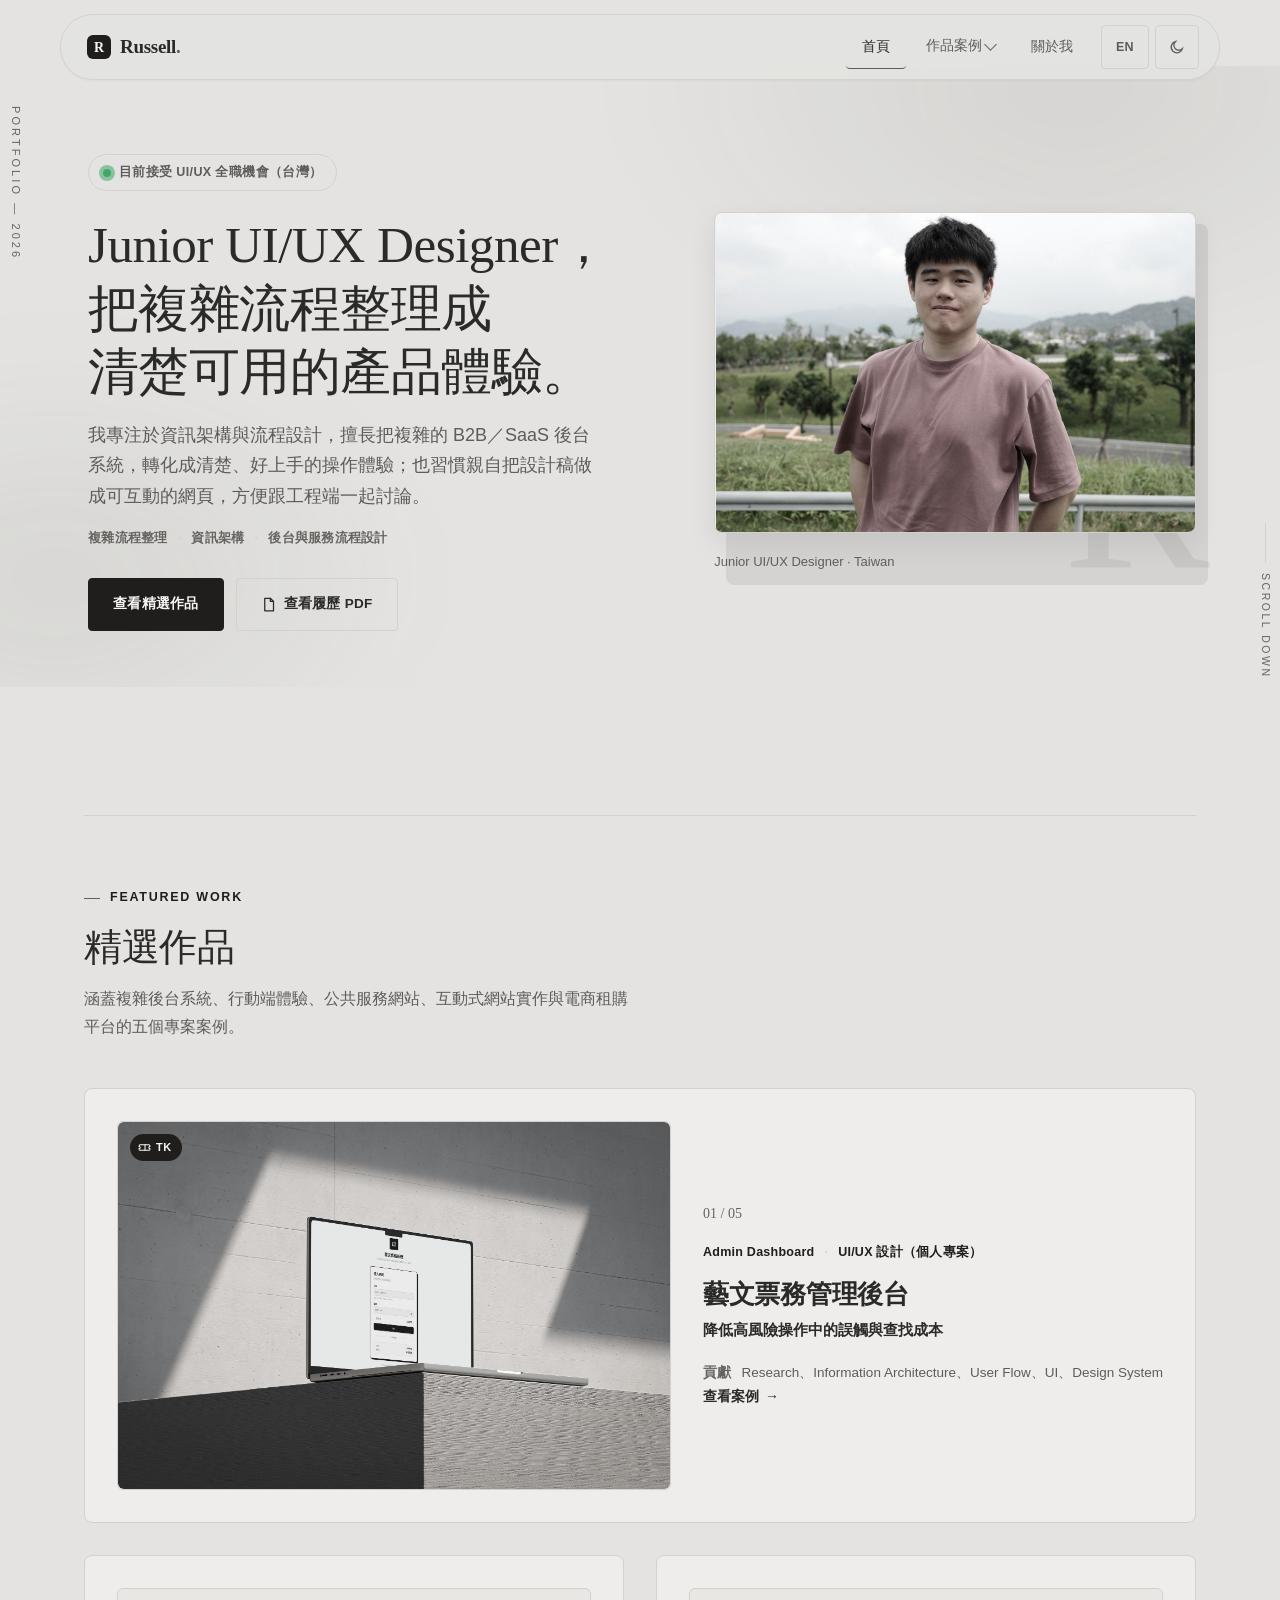
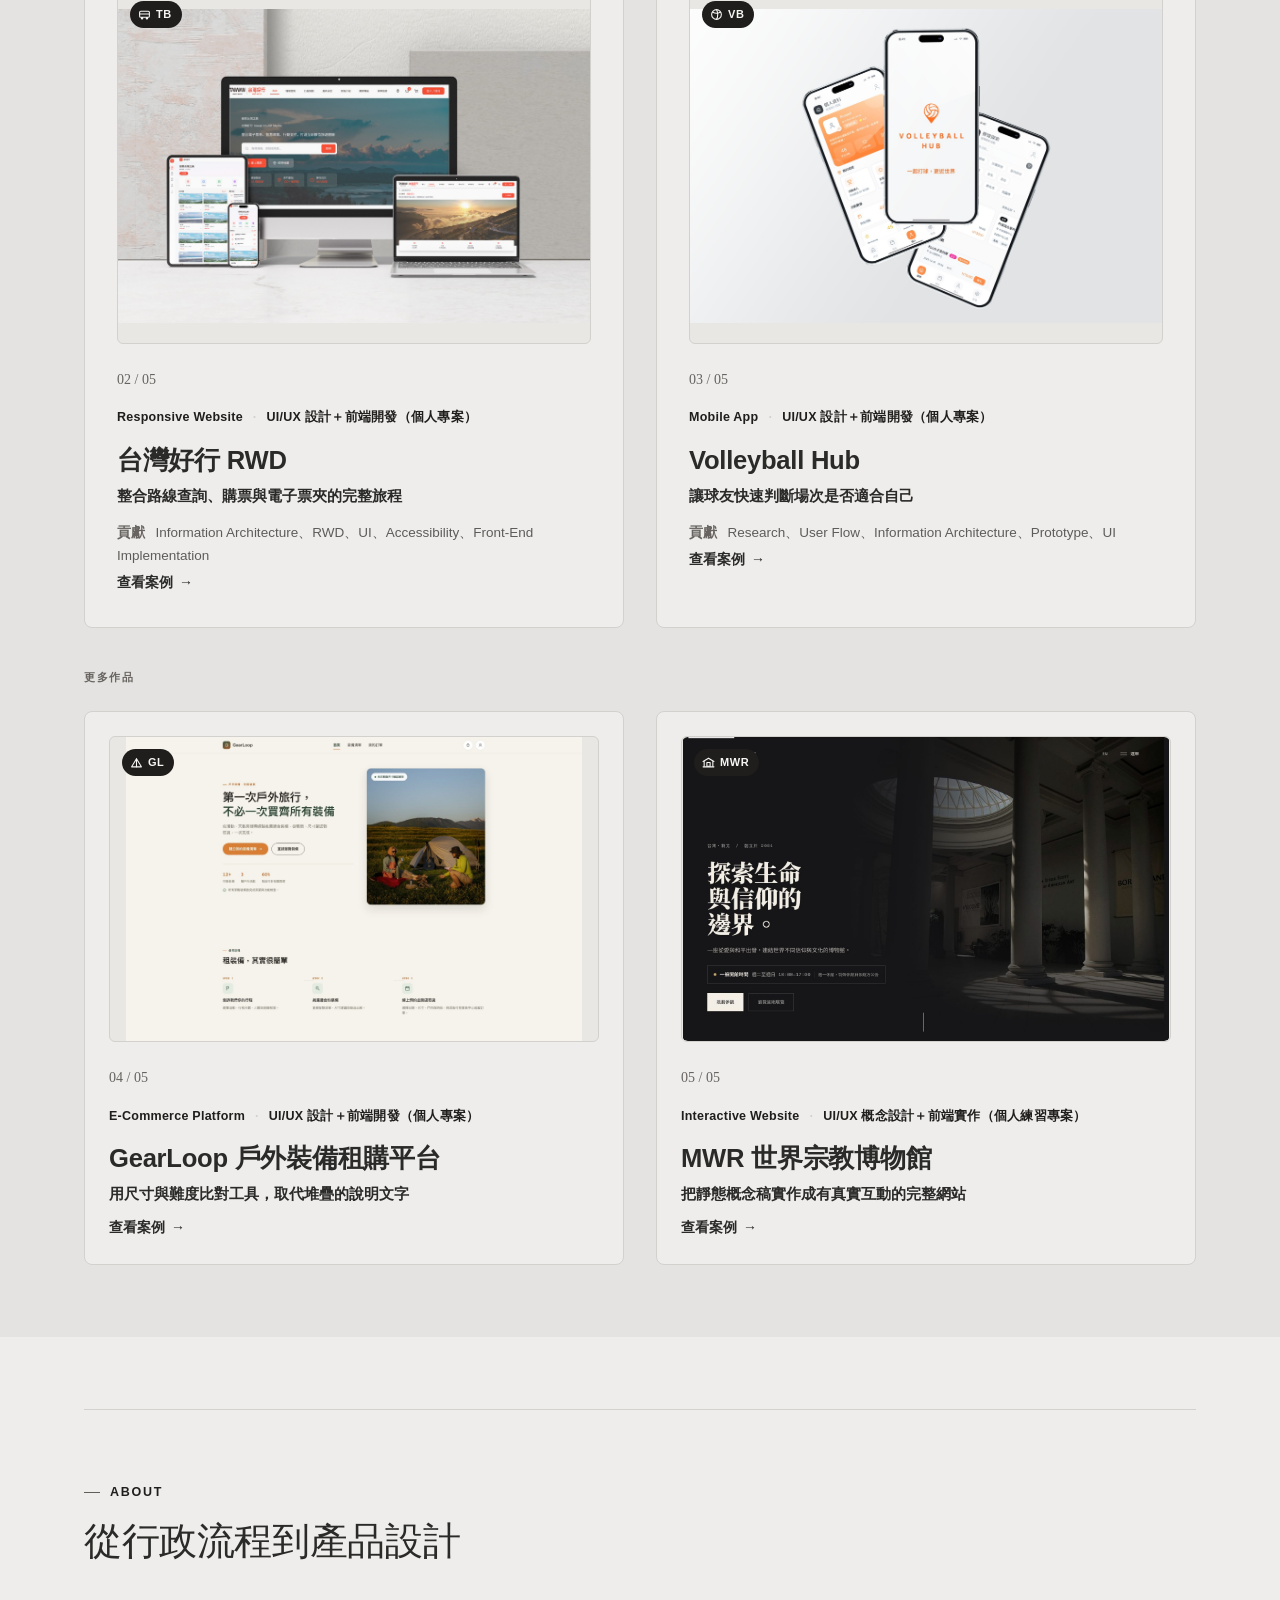
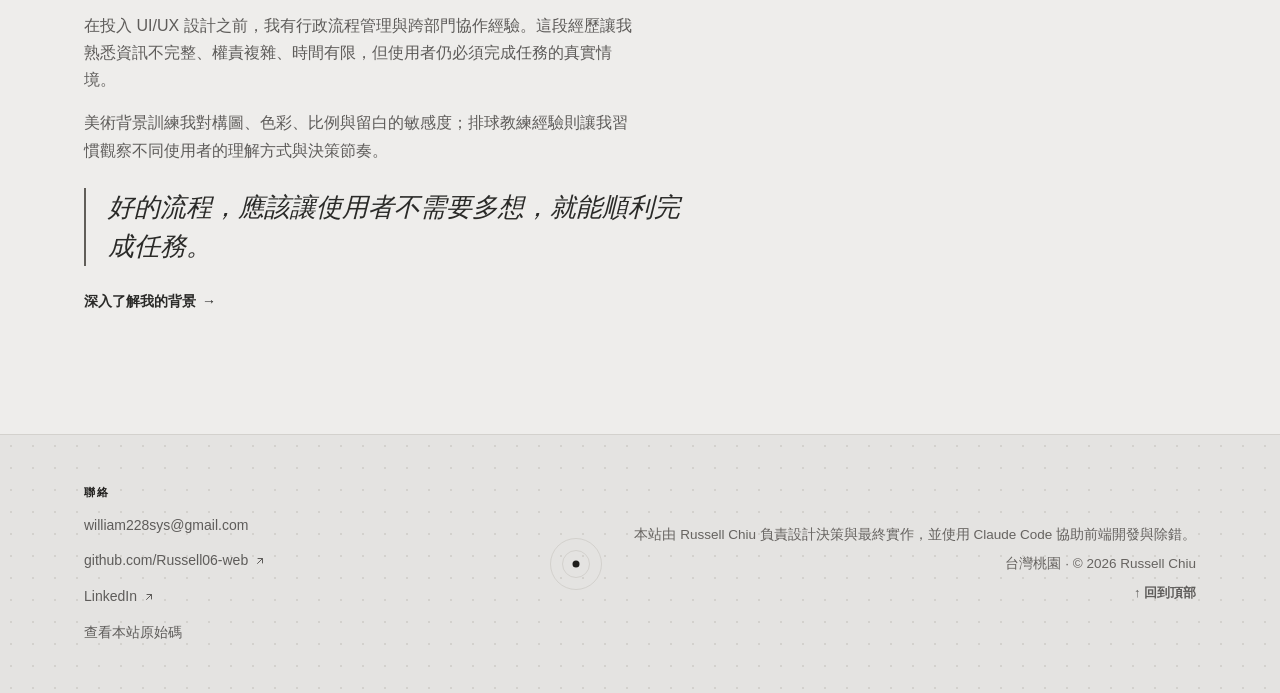
<file: index.html>
<!doctype html>
<html lang="zh-Hant">
<head>
<meta charset="UTF-8" />
<script>
(function () {
  var t = localStorage.getItem("theme");
  if (!t) t = window.matchMedia("(prefers-color-scheme: dark)").matches ? "dark" : "light";
  document.documentElement.setAttribute("data-theme", t);
  document.documentElement.setAttribute("data-lang", localStorage.getItem("lang") || "zh");
})();
</script>
<meta name="viewport" content="width=device-width, initial-scale=1" />
<title>Russell Chiu — Junior UI/UX Designer Portfolio</title>
<meta name="description" content="Russell Chiu，Junior UI/UX Designer 作品集，專注資訊架構、複雜流程整理與後台／服務流程設計，共 5 個完整案例研究。" />
<link rel="icon" type="image/png" sizes="32x32" href="assets/favicon-32.png" />
<link rel="apple-touch-icon" sizes="180x180" href="assets/favicon-180.png" />
<meta property="og:type" content="website" />
<meta property="og:title" content="Russell Chiu — Junior UI/UX Designer Portfolio" />
<meta property="og:description" content="Junior UI/UX Designer 作品集，專注資訊架構、複雜流程整理與後台／服務流程設計，共 5 個完整案例研究。" />
<meta property="og:url" content="https://russell06-web.github.io/" />
<meta property="og:image" content="https://russell06-web.github.io/assets/images/shared/og-cover.jpg" />
<meta name="twitter:card" content="summary_large_image" />
<meta name="twitter:title" content="Russell Chiu — Junior UI/UX Designer Portfolio" />
<meta name="twitter:description" content="Junior UI/UX Designer 作品集，專注資訊架構、複雜流程整理與後台／服務流程設計，共 5 個完整案例研究。" />
<meta name="twitter:image" content="https://russell06-web.github.io/assets/images/shared/og-cover.jpg" />
<link rel="stylesheet" href="css/style.css?v=20260720e" />
</head>
<body>
<a class="skip-link" href="#main-content" data-i18n="a11y.skip">跳至主要內容</a>

<nav class="site-nav">
  <div class="container nav-inner">
    <a href="index.html" class="nav-logo" data-i18n-aria="nav.logoAria" aria-label="Russell Chiu，回到首頁">
      <svg class="nav-logo-badge" width="24" height="24" viewBox="0 0 24 24" xmlns="http://www.w3.org/2000/svg" aria-hidden="true" focusable="false">
        <rect x="0" y="0" width="24" height="24" rx="6" />
        <text x="12" y="17" font-family="Georgia, &apos;Times New Roman&apos;, serif" font-size="14" font-weight="700" text-anchor="middle">R</text>
      </svg>
      <svg width="78" height="22" viewBox="0 0 78 22" xmlns="http://www.w3.org/2000/svg" aria-hidden="true" focusable="false">
        <text x="0" y="17" font-family="Georgia, &apos;Times New Roman&apos;, &apos;Hiragino Sans&apos;, &apos;PingFang TC&apos;, serif" font-size="19" font-weight="600" letter-spacing="-0.3" fill="currentColor">Russell<tspan class="nav-logo-dot">.</tspan></text>
      </svg>
    </a>
    <div class="nav-right">
      <ul class="nav-links" id="primary-nav">
        <li><a href="index.html" class="active" data-i18n="nav.home">首頁</a></li>
        <li class="has-dropdown">
          <button class="nav-link-btn" aria-expanded="false" aria-controls="work-dropdown"><span data-i18n="nav.work">作品案例</span> <span class="nav-caret"></span></button>
          <div class="nav-dropdown" id="work-dropdown">
            <a href="projects/volleyball-hub.html">Volleyball Hub<span class="dd-desc" data-i18n="nav.dd.volleyball">排球活動媒合平台</span></a>
            <a href="projects/art-ticketing.html"><span data-i18n="nav.dd.ticketing.title">藝文票務管理後台</span><span class="dd-desc" data-i18n="nav.dd.ticketing.desc">B2B 票務管理系統</span></a>
            <a href="projects/taiwan-tourbus.html"><span data-i18n="nav.dd.tourbus.title">台灣好行 RWD</span><span class="dd-desc" data-i18n="nav.dd.tourbus.desc">公共交通旅遊網站重設計</span></a>
            <a href="projects/mwr-museum.html"><span data-i18n="nav.dd.mwr.title">MWR 世界宗教博物館</span><span class="dd-desc" data-i18n="nav.dd.mwr.desc">沉浸式博物館網站</span></a>
            <a href="projects/outdoor-gear-rental.html"><span data-i18n="nav.dd.gearloop.title">GearLoop 戶外裝備租購平台</span><span class="dd-desc" data-i18n="nav.dd.gearloop.desc">先租後買電商平台</span></a>
          </div>
        </li>
        <li><a href="about.html" data-i18n="nav.about">關於我</a></li>
      </ul>
      <div class="nav-controls">
        <button type="button" class="lang-toggle" aria-label="Switch language">EN</button>
        <button type="button" class="theme-toggle" aria-label="Toggle dark mode">
          <svg class="icon-sun" viewBox="0 0 24 24" width="16" height="16" fill="none" stroke="currentColor" stroke-width="2" stroke-linecap="round"><circle cx="12" cy="12" r="4"/><path d="M12 2v2M12 20v2M4.93 4.93l1.41 1.41M17.66 17.66l1.41 1.41M2 12h2M20 12h2M6.34 17.66l-1.41 1.41M19.07 4.93l-1.41 1.41"/></svg>
          <svg class="icon-moon" viewBox="0 0 24 24" width="16" height="16" fill="none" stroke="currentColor" stroke-width="2" stroke-linecap="round"><path d="M20 14.5A8.5 8.5 0 1 1 9.5 4a7 7 0 0 0 10.5 10.5z"/></svg>
        </button>
      </div>
      <button class="nav-toggle" aria-label="開啟選單" aria-expanded="false" aria-controls="primary-nav">
        <span></span><span></span><span></span>
      </button>
    </div>
  </div>
</nav>

<main id="main-content">
<header class="hero">
  <span class="hero-mark" aria-hidden="true">PORTFOLIO — 2026</span>
  <span class="hero-scroll" aria-hidden="true"><span class="line"></span>SCROLL DOWN</span>
  <div class="container hero-grid">
    <div class="hero-copy reveal-stagger">
      <span class="availability"><i aria-hidden="true"></i><span data-i18n="home.hero.availability">目前接受 UI/UX 全職機會（台灣）</span></span>
      <h1 class="hero-title" data-i18n="home.hero.h1">Junior UI/UX Designer，把複雜流程整理成清楚可用的產品體驗。</h1>
      <p class="hero-lede" data-i18n="home.lede">我專注於資訊架構與流程設計，擅長把複雜的 B2B／SaaS 後台系統，轉化成清楚、好上手的操作體驗；也習慣親自把設計稿做成可互動的網頁，方便跟工程端一起討論。</p>
      <p class="hero-skills">
        <span data-i18n="home.strengths.1.title">複雜流程整理</span>
        <span data-i18n="home.strengths.2.title">資訊架構</span>
        <span data-i18n="home.strengths.3.title">後台與服務流程設計</span>
      </p>
      <div class="btn-row">
        <a href="#work" class="btn btn-primary" data-i18n="home.btn.work">查看精選作品</a>
        <a href="assets/resume/Russell-Chiu-Resume.pdf" target="_blank" rel="noopener" class="btn btn-ghost"><svg class="btn-icon" aria-hidden="true" viewBox="0 0 24 24" width="15" height="15" fill="none" stroke="currentColor" stroke-width="2" stroke-linecap="round" stroke-linejoin="round"><path d="M6 2h9l5 5v15H6z"/><path d="M15 2v5h5"/></svg><span data-i18n="home.contact.resumeBtn">查看履歷 PDF</span></a>
      </div>
    </div>
    <div class="hero-visual hero-featured-case reveal">
      <div class="hero-featured-link">
        <div class="hero-featured-media">
          <img src="assets/images/profile/hero-featured.jpg" alt="Russell Chiu 大頭照" loading="eager" fetchpriority="high" decoding="async" width="1500" height="1000" />
        </div>
        <div class="hero-featured-caption">
          <span data-i18n="home.hero.captionRole">Junior UI/UX Designer · Taiwan</span>
        </div>
      </div>
    </div>
  </div>
</header>

<section id="work" class="section-tight">
  <div class="container">
    <div class="section-rule reveal">
      <span class="line"></span>
    </div>
    <div class="section-head reveal">
      <span class="eyebrow">Featured Work</span>
      <h2 data-i18n="home.work.h2">精選作品</h2>
      <p data-i18n="home.work.desc">涵蓋複雜後台系統、行動端體驗、公共服務網站、互動式網站實作與電商租購平台的五個專案案例。</p>
    </div>

    <div class="project-grid">
      <a class="project-card reveal" href="projects/art-ticketing.html">
        <div class="project-media">
          <span class="project-badge" aria-hidden="true"><svg viewBox="0 0 24 24" width="13" height="13" fill="none" stroke="currentColor" stroke-width="2" stroke-linecap="round" stroke-linejoin="round" aria-hidden="true"><path d="M2 9a2 2 0 0 1 2-2h16a2 2 0 0 1 2 2v1a2 2 0 0 0 0 4v1a2 2 0 0 1-2 2H4a2 2 0 0 1-2-2v-1a2 2 0 0 0 0-4z"/><path d="M13 7v10"/></svg>TK</span>
          <img src="assets/images/ticketing/homepage-login.jpg" alt="藝文票務管理後台登入畫面，筆電螢幕顯示系統登入表單" loading="lazy" decoding="async" width="2000" height="1333" />
        </div>
        <div class="project-info">
          <span class="project-index" data-i18n="project.number.1">01 / 05</span>
          <div class="project-meta">
            <span>Admin Dashboard</span>
            <span data-i18n="case.role.value">UI/UX 設計（個人專案）</span>
          </div>
          <h3 data-i18n="nav.dd.ticketing.title">藝文票務管理後台</h3>
          <p class="problem" data-i18n="home.featured.cardProblem">降低高風險操作中的誤觸與查找成本</p>
          <p class="project-contribution"><b data-i18n="home.work.contributionLabel">貢獻</b> <span data-i18n="home.featured.contributionValue">Research、Information Architecture、User Flow、UI、Design System</span></p>
          <span class="link-arrow"><span data-i18n="project.view">查看案例</span> <span class="arrow">→</span></span>
        </div>
      </a>

      <a class="project-card reveal" href="projects/taiwan-tourbus.html">
        <div class="project-media">
          <span class="project-badge" aria-hidden="true"><svg viewBox="0 0 24 24" width="13" height="13" fill="none" stroke="currentColor" stroke-width="2" stroke-linecap="round" stroke-linejoin="round" aria-hidden="true"><rect x="3" y="6" width="18" height="11" rx="2"/><path d="M3 11h18"/><circle cx="7.5" cy="19" r="1.3"/><circle cx="16.5" cy="19" r="1.3"/></svg>TB</span>
          <img src="assets/images/tourbus/homepage-devices.jpg" alt="台灣好行 RWD 網站於桌機、平板與手機的呈現畫面" loading="lazy" decoding="async" width="2000" height="1333" />
        </div>
        <div class="project-info">
          <span class="project-index" data-i18n="project.number.2">02 / 05</span>
          <div class="project-meta">
            <span>Responsive Website</span>
            <span data-i18n="tb.role.value">UI/UX 設計＋前端開發（個人專案）</span>
          </div>
          <h3 data-i18n="home.card.tourbus.title">台灣好行 RWD</h3>
          <p class="problem" data-i18n="home.card.tourbus.problem">整合路線查詢、購票與電子票夾的完整旅程</p>
          <p class="project-contribution"><b data-i18n="home.work.contributionLabel">貢獻</b> <span data-i18n="home.card.tourbus.contribution">Information Architecture、RWD、UI、Accessibility、Front-End Implementation</span></p>
          <span class="link-arrow"><span data-i18n="project.view">查看案例</span> <span class="arrow">→</span></span>
        </div>
      </a>

      <a class="project-card reveal" href="projects/volleyball-hub.html">
        <div class="project-media">
          <span class="project-badge" aria-hidden="true"><svg viewBox="0 0 24 24" width="13" height="13" fill="none" stroke="currentColor" stroke-width="2" stroke-linecap="round" stroke-linejoin="round" aria-hidden="true"><circle cx="12" cy="12" r="9"/><path d="M12 3c3 4 3 14 0 18"/><path d="M5 8c4 2 10 2 14 0"/></svg>VB</span>
          <img src="assets/images/volleyball/homepage-phones.jpg" alt="Volleyball Hub App 三支手機呈現的介面畫面" loading="lazy" decoding="async" width="2000" height="1333" />
        </div>
        <div class="project-info">
          <span class="project-index" data-i18n="project.number.3">03 / 05</span>
          <div class="project-meta">
            <span>Mobile App</span>
            <span data-i18n="vb.role.value">UI/UX 設計＋前端開發（個人專案）</span>
          </div>
          <h3>Volleyball Hub</h3>
          <p class="problem" data-i18n="home.card.volleyball.problem">讓球友快速判斷場次是否適合自己</p>
          <p class="project-contribution"><b data-i18n="home.work.contributionLabel">貢獻</b> <span data-i18n="home.card.volleyball.contribution">Research、User Flow、Information Architecture、Prototype、UI</span></p>
          <span class="link-arrow"><span data-i18n="project.view">查看案例</span> <span class="arrow">→</span></span>
        </div>
      </a>

      <p class="project-grid-note reveal" data-i18n="home.work.moreLabel">更多作品</p>

      <a class="project-card project-card--compact reveal" href="projects/outdoor-gear-rental.html">
        <div class="project-media">
          <span class="project-badge" aria-hidden="true"><svg viewBox="0 0 24 24" width="13" height="13" fill="none" stroke="currentColor" stroke-width="2" stroke-linecap="round" stroke-linejoin="round" aria-hidden="true"><path d="M3 20 12 5l9 15z"/><path d="M12 5v15"/></svg>GL</span>
          <img src="assets/images/gearloop/homepage-card.jpg" alt="GearLoop 首頁，帳篷露營情境照片與「先租後買」訴求文案" loading="lazy" decoding="async" width="2000" height="1333" />
        </div>
        <div class="project-info">
          <span class="project-index" data-i18n="project.number.4">04 / 05</span>
          <div class="project-meta">
            <span>E-Commerce Platform</span>
            <span data-i18n="ogr.role.value">UI/UX 設計＋前端開發（個人專案）</span>
          </div>
          <h3 data-i18n="nav.dd.gearloop.title">GearLoop 戶外裝備租購平台</h3>
          <p class="problem" data-i18n="home.card.gearloop.problem">用尺寸與難度比對工具，取代堆疊的說明文字</p>
          <span class="link-arrow"><span data-i18n="project.view">查看案例</span> <span class="arrow">→</span></span>
        </div>
      </a>

      <a class="project-card project-card--compact reveal" href="projects/mwr-museum.html">
        <div class="project-media">
          <span class="project-badge" aria-hidden="true"><svg viewBox="0 0 24 24" width="13" height="13" fill="none" stroke="currentColor" stroke-width="2" stroke-linecap="round" stroke-linejoin="round" aria-hidden="true"><path d="M2 10 12 4l10 6"/><path d="M4 10v9M20 10v9"/><path d="M2 20h20"/><rect x="9" y="12" width="6" height="7"/></svg>MWR</span>
          <img src="assets/images/mwr/hero.jpg" alt="MWR 世界宗教博物館首頁，深色主視覺搭配博物館空間攝影與大型標題" loading="lazy" decoding="async" width="1440" height="900" />
        </div>
        <div class="project-info">
          <span class="project-index" data-i18n="project.number.5">05 / 05</span>
          <div class="project-meta">
            <span>Interactive Website</span>
            <span data-i18n="mwr.role.value">UI/UX 概念設計＋前端實作（個人練習專案）</span>
          </div>
          <h3 data-i18n="nav.dd.mwr.title">MWR 世界宗教博物館</h3>
          <p class="problem" data-i18n="home.card.mwr.problem">把靜態概念稿實作成有真實互動的完整網站</p>
          <span class="link-arrow"><span data-i18n="project.view">查看案例</span> <span class="arrow">→</span></span>
        </div>
      </a>
    </div>
  </div>
</section>

<section class="section-tight" aria-labelledby="about-strengths-title">
  <div class="container">
    <div class="section-rule reveal">
      <span class="line"></span>
    </div>
    <div class="section-head reveal">
      <span class="eyebrow">About</span>
      <h2 id="about-strengths-title" data-i18n="home.about.h2">從行政流程到產品設計</h2>
    </div>
    <div class="about-body reveal">
      <p data-i18n="home.about.body1">在投入 UI/UX 設計之前，我有行政流程管理與跨部門協作經驗。這段經歷讓我熟悉資訊不完整、權責複雜、時間有限，但使用者仍必須完成任務的真實情境。</p>
      <p data-i18n="home.about.body2">美術背景訓練我對構圖、色彩、比例與留白的敏感度；排球教練經驗則讓我習慣觀察不同使用者的理解方式與決策節奏。</p>
      <blockquote class="case-quote" data-i18n="home.about.quote">好的流程，應該讓使用者不需要多想，就能順利完成任務。</blockquote>
      <a href="about.html" class="link-arrow"><span data-i18n="home.aboutPreview.cta">深入了解我的背景</span> <span class="arrow">→</span></a>
    </div>
  </div>
</section>

</main>

<footer class="site-footer">
  <div class="container footer-grid">
    <div class="footer-contact">
      <span class="footer-label" data-i18n="footer.contactLabel">聯絡</span>
      <a href="mailto:william228sys@gmail.com" class="footer-contact-link">william228sys@gmail.com</a>
      <a href="https://github.com/Russell06-web" target="_blank" rel="noopener" class="footer-contact-link">github.com/Russell06-web <svg class="icon-external" aria-hidden="true" viewBox="0 0 24 24" width="12" height="12" fill="none" stroke="currentColor" stroke-width="2" stroke-linecap="round" stroke-linejoin="round"><path d="M7 17 17 7M8 7h9v9"/></svg></a>
      <a href="https://www.linkedin.com/in/志綸-邱-9a3a23399/" target="_blank" rel="noopener" class="footer-contact-link">LinkedIn <svg class="icon-external" aria-hidden="true" viewBox="0 0 24 24" width="12" height="12" fill="none" stroke="currentColor" stroke-width="2" stroke-linecap="round" stroke-linejoin="round"><path d="M7 17 17 7M8 7h9v9"/></svg></a>
      <a href="https://github.com/Russell06-web/russell06-web.github.io" target="_blank" rel="noopener noreferrer" class="footer-contact-link" data-i18n="case.viewPortfolioSource">查看本站原始碼 <svg class="icon-external" aria-hidden="true" viewBox="0 0 24 24" width="12" height="12" fill="none" stroke="currentColor" stroke-width="2" stroke-linecap="round" stroke-linejoin="round"><path d="M7 17 17 7M8 7h9v9"/></svg></a>
    </div>
    <div class="footer-mark" aria-hidden="true">
      <span class="footer-mark-ring"></span>
      <span class="footer-mark-dot"></span>
    </div>
    <div class="footer-info">
      <p data-i18n="footer.tagline">本站以 Claude Code 開發，設計與程式皆為本人作品。</p>
      <span class="footer-meta" data-i18n="footer.meta">台灣桃園 · © 2026 Russell Chiu</span>
      <a href="#main-content" class="footer-top"><span aria-hidden="true">↑</span> <span data-i18n="footer.backTop">回到頂部</span></a>
    </div>
  </div>
</footer>

<script src="js/i18n.js"></script>
<script src="js/main.js"></script>
</body>
</html>
</file>
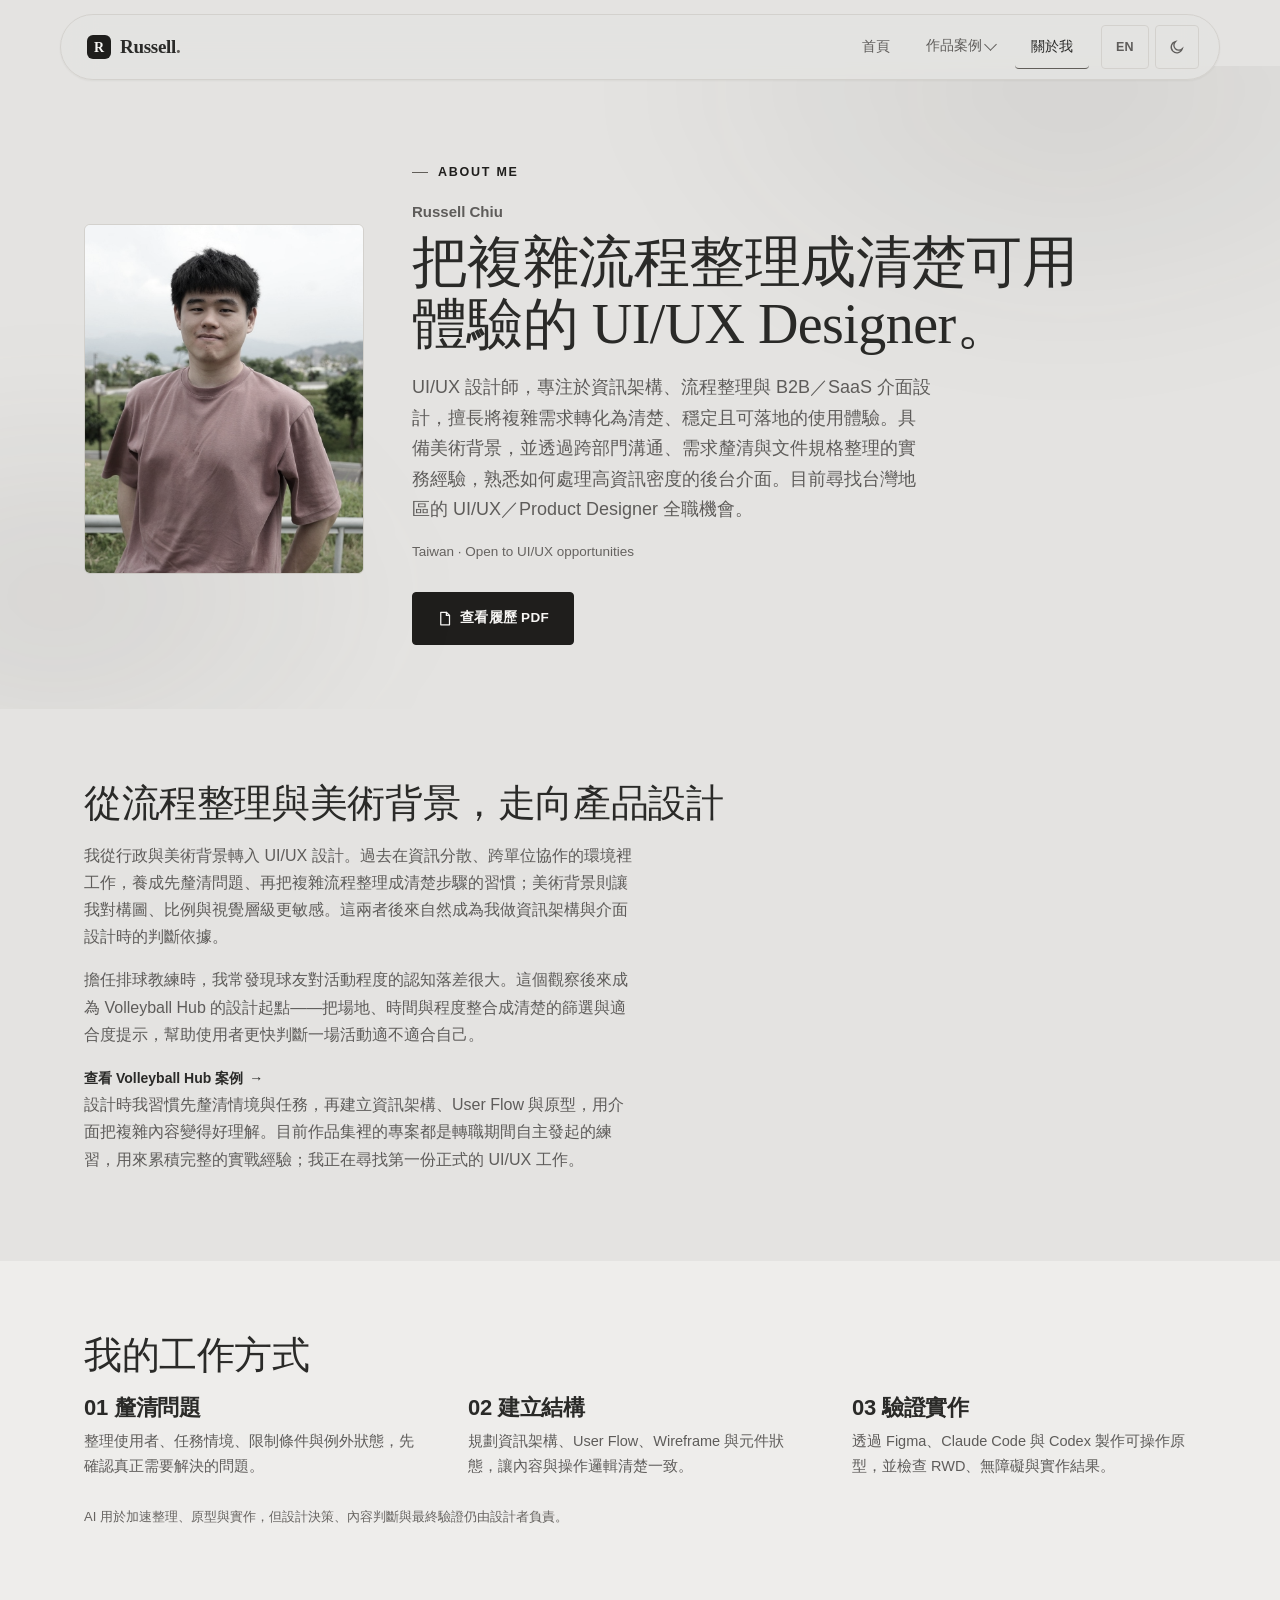
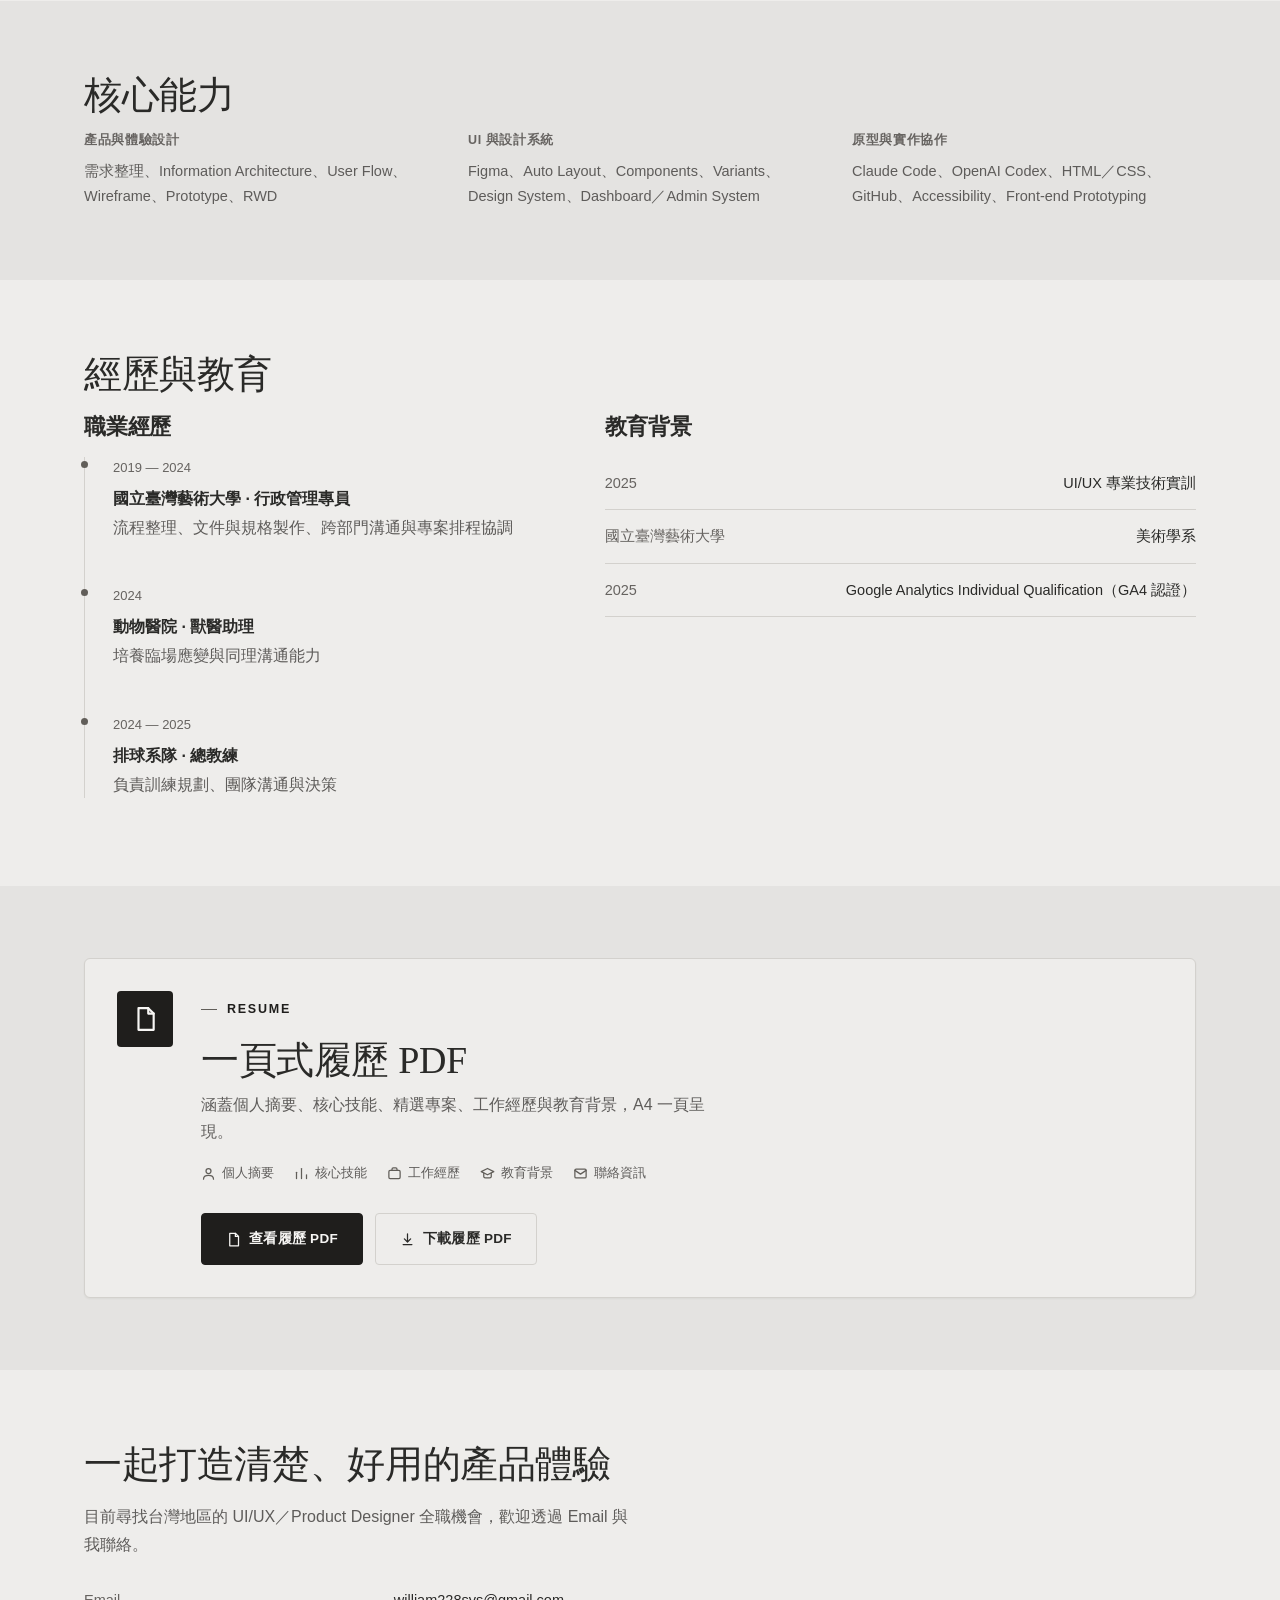
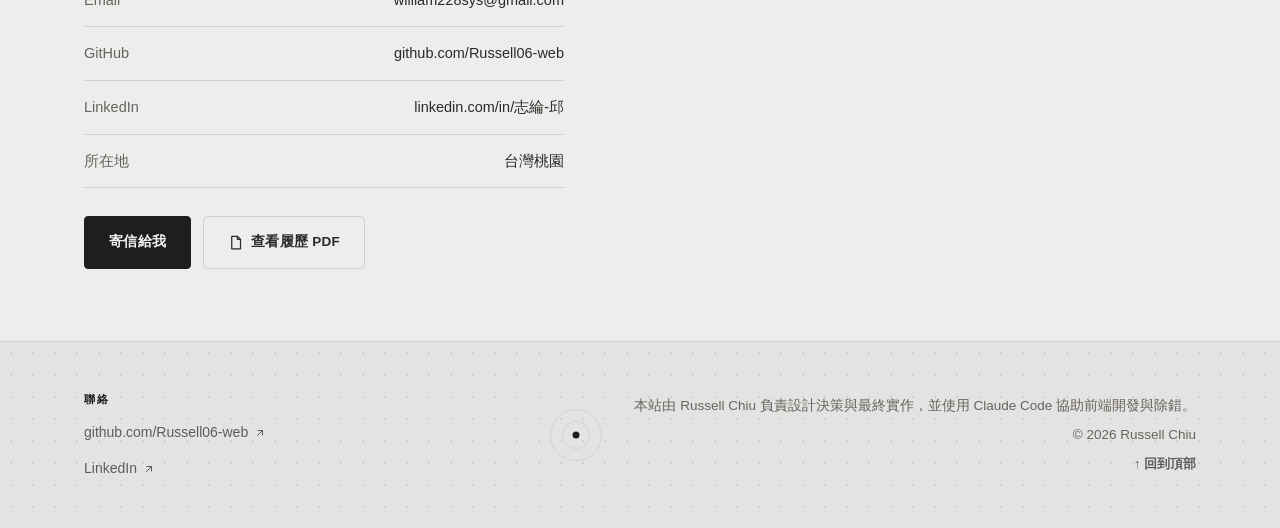
<file: about.html>
<!doctype html>
<html lang="zh-Hant">
<head>
<meta charset="UTF-8" />
<script>
(function () {
  var t = localStorage.getItem("theme");
  if (!t) t = window.matchMedia("(prefers-color-scheme: dark)").matches ? "dark" : "light";
  document.documentElement.setAttribute("data-theme", t);
  document.documentElement.setAttribute("data-lang", localStorage.getItem("lang") || "zh");
})();
</script>
<meta name="viewport" content="width=device-width, initial-scale=1" />
<title>About — Russell Chiu, Junior UI/UX Designer</title>
<meta name="description" content="Russell Chiu 的背景、工作方式與核心能力：從行政與美術背景轉職 UI/UX 設計，專注資訊架構與複雜流程整理。" />
<link rel="icon" type="image/png" sizes="32x32" href="assets/favicon-32.png" />
<link rel="apple-touch-icon" sizes="180x180" href="assets/favicon-180.png" />
<meta property="og:type" content="website" />
<meta property="og:title" content="About — Russell Chiu, Junior UI/UX Designer" />
<meta property="og:description" content="Russell Chiu 的背景、工作方式與核心能力：從行政與美術背景轉職 UI/UX 設計，專注資訊架構與複雜流程整理。" />
<meta property="og:url" content="https://russell06-web.github.io/about.html" />
<meta property="og:image" content="https://russell06-web.github.io/assets/images/shared/og-cover.jpg" />
<meta name="twitter:card" content="summary_large_image" />
<meta name="twitter:title" content="About — Russell Chiu, Junior UI/UX Designer" />
<meta name="twitter:description" content="Russell Chiu 的背景、工作方式與核心能力：從行政與美術背景轉職 UI/UX 設計，專注資訊架構與複雜流程整理。" />
<meta name="twitter:image" content="https://russell06-web.github.io/assets/images/shared/og-cover.jpg" />
<link rel="stylesheet" href="css/style.css?v=20260720e" />
</head>
<body>
<a class="skip-link" href="#main-content" data-i18n="a11y.skip">跳至主要內容</a>

<nav class="site-nav">
  <div class="container nav-inner">
    <a href="index.html" class="nav-logo" data-i18n-aria="nav.logoAria" aria-label="Russell Chiu，回到首頁">
      <svg class="nav-logo-badge" width="24" height="24" viewBox="0 0 24 24" xmlns="http://www.w3.org/2000/svg" aria-hidden="true" focusable="false">
        <rect x="0" y="0" width="24" height="24" rx="6" />
        <text x="12" y="17" font-family="Georgia, &apos;Times New Roman&apos;, serif" font-size="14" font-weight="700" text-anchor="middle">R</text>
      </svg>
      <svg width="78" height="22" viewBox="0 0 78 22" xmlns="http://www.w3.org/2000/svg" aria-hidden="true" focusable="false">
        <text x="0" y="17" font-family="Georgia, &apos;Times New Roman&apos;, &apos;Hiragino Sans&apos;, &apos;PingFang TC&apos;, serif" font-size="19" font-weight="600" letter-spacing="-0.3" fill="currentColor">Russell<tspan class="nav-logo-dot">.</tspan></text>
      </svg>
    </a>
    <div class="nav-right">
      <ul class="nav-links" id="primary-nav">
        <li><a href="index.html" data-i18n="nav.home">首頁</a></li>
        <li class="has-dropdown">
          <button class="nav-link-btn" aria-expanded="false" aria-controls="work-dropdown"><span data-i18n="nav.work">作品案例</span> <span class="nav-caret"></span></button>
          <div class="nav-dropdown" id="work-dropdown">
            <a href="projects/volleyball-hub.html">Volleyball Hub<span class="dd-desc" data-i18n="nav.dd.volleyball">排球活動媒合平台</span></a>
            <a href="projects/art-ticketing.html"><span data-i18n="nav.dd.ticketing.title">藝文票務管理後台</span><span class="dd-desc" data-i18n="nav.dd.ticketing.desc">B2B 票務管理系統</span></a>
            <a href="projects/taiwan-tourbus.html"><span data-i18n="nav.dd.tourbus.title">台灣好行 RWD</span><span class="dd-desc" data-i18n="nav.dd.tourbus.desc">公共交通旅遊網站重設計</span></a>
            <a href="projects/mwr-museum.html"><span data-i18n="nav.dd.mwr.title">MWR 世界宗教博物館</span><span class="dd-desc" data-i18n="nav.dd.mwr.desc">沉浸式博物館網站</span></a>
            <a href="projects/outdoor-gear-rental.html"><span data-i18n="nav.dd.gearloop.title">GearLoop 戶外裝備租購平台</span><span class="dd-desc" data-i18n="nav.dd.gearloop.desc">先租後買電商平台</span></a>
          </div>
        </li>
        <li><a href="about.html" class="active" data-i18n="nav.about">關於我</a></li>
      </ul>
      <div class="nav-controls">
        <button type="button" class="lang-toggle" aria-label="Switch language">EN</button>
        <button type="button" class="theme-toggle" aria-label="Toggle dark mode">
          <svg class="icon-sun" viewBox="0 0 24 24" width="16" height="16" fill="none" stroke="currentColor" stroke-width="2" stroke-linecap="round"><circle cx="12" cy="12" r="4"/><path d="M12 2v2M12 20v2M4.93 4.93l1.41 1.41M17.66 17.66l1.41 1.41M2 12h2M20 12h2M6.34 17.66l-1.41 1.41M19.07 4.93l-1.41 1.41"/></svg>
          <svg class="icon-moon" viewBox="0 0 24 24" width="16" height="16" fill="none" stroke="currentColor" stroke-width="2" stroke-linecap="round"><path d="M20 14.5A8.5 8.5 0 1 1 9.5 4a7 7 0 0 0 10.5 10.5z"/></svg>
        </button>
      </div>
      <button class="nav-toggle" aria-label="開啟選單" aria-expanded="false" aria-controls="primary-nav">
        <span></span><span></span><span></span>
      </button>
    </div>
  </div>
</nav>

<main id="main-content">
<header class="hero about-hero">
  <div class="container about-hero-grid">
    <div class="about-hero-photo reveal">
      <img src="assets/images/profile/portrait.jpg" alt="Russell Chiu 戶外半身照" loading="eager" decoding="async" width="1408" height="1056" />
    </div>
    <div class="about-hero-copy reveal">
      <span class="eyebrow">About me</span>
      <p class="about-hero-kicker">Russell Chiu</p>
      <h1 data-i18n="about.h1">把複雜流程整理成清楚可用體驗的 UI/UX Designer。</h1>
      <p class="hero-lede" data-i18n="about.lede">UI/UX 設計師，專注於資訊架構、流程整理與 B2B／SaaS 介面設計，擅長將複雜需求轉化為清楚、穩定且可落地的使用體驗。具備美術背景，並透過跨部門溝通、需求釐清與文件規格整理的實務經驗，熟悉如何處理高資訊密度的後台介面。目前尋找台灣地區的 UI/UX／Product Designer 全職機會。</p>
      <p class="about-hero-meta" data-i18n="about.hero.meta">Taiwan · Open to UI/UX opportunities</p>
      <div class="btn-row">
        <a href="assets/resume/Russell-Chiu-Resume.pdf" target="_blank" rel="noopener" class="btn btn-primary"><svg class="btn-icon" aria-hidden="true" viewBox="0 0 24 24" width="15" height="15" fill="none" stroke="currentColor" stroke-width="2" stroke-linecap="round" stroke-linejoin="round"><path d="M6 2h9l5 5v15H6z"/><path d="M15 2v5h5"/></svg><span data-i18n="about.hero.resumeBtn">查看履歷 PDF</span></a>
      </div>
    </div>
  </div>
</header>

<section class="section-tight about-story">
  <div class="container">
    <div class="reveal">
      <h2 data-i18n="about.story.h2">從流程整理與美術背景，走向產品設計</h2>
      <p data-i18n="about.story.1">我從行政與美術背景轉入 UI/UX 設計。過去在資訊分散、跨單位協作的環境裡工作，養成先釐清問題、再把複雜流程整理成清楚步驟的習慣；美術背景則讓我對構圖、比例與視覺層級更敏感。這兩者後來自然成為我做資訊架構與介面設計時的判斷依據。</p>
      <p data-i18n="about.story.volleyball">擔任排球教練時，我常發現球友對活動程度的認知落差很大。這個觀察後來成為 Volleyball Hub 的設計起點——把場地、時間與程度整合成清楚的篩選與適合度提示，幫助使用者更快判斷一場活動適不適合自己。</p>
      <a href="projects/volleyball-hub.html" class="link-arrow reveal"><span data-i18n="about.story.volleyball.cta">查看 Volleyball Hub 案例</span> <span class="arrow">→</span></a>
      <p data-i18n="about.story.3">設計時我習慣先釐清情境與任務，再建立資訊架構、User Flow 與原型，用介面把複雜內容變得好理解。目前作品集裡的專案都是轉職期間自主發起的練習，用來累積完整的實戰經驗；我正在尋找第一份正式的 UI/UX 工作。</p>
    </div>
  </div>
</section>

<section class="section-tight">
  <div class="container">
    <div class="reveal">
      <h2 data-i18n="about.work.h2">我的工作方式</h2>
      <div class="work-grid">
        <div class="work-item">
          <h3 data-i18n="about.work.1.h3">01 釐清問題</h3>
          <p data-i18n="about.work.1.p">整理使用者、任務情境、限制條件與例外狀態，先確認真正需要解決的問題。</p>
        </div>
        <div class="work-item">
          <h3 data-i18n="about.work.2.h3">02 建立結構</h3>
          <p data-i18n="about.work.2.p">規劃資訊架構、User Flow、Wireframe 與元件狀態，讓內容與操作邏輯清楚一致。</p>
        </div>
        <div class="work-item">
          <h3 data-i18n="about.work.3.h3">03 驗證實作</h3>
          <p data-i18n="about.work.3.p">透過 Figma、Claude Code 與 Codex 製作可操作原型，並檢查 RWD、無障礙與實作結果。</p>
        </div>
      </div>
      <p class="work-note" data-i18n="about.work.note">AI 用於加速整理、原型與實作，但設計決策、內容判斷與最終驗證仍由設計者負責。</p>
    </div>
  </div>
</section>

<section class="section-tight">
  <div class="container">
    <div class="reveal">
      <h2 data-i18n="about.skillsGrid.h2">核心能力</h2>
      <div class="skills-grid">
        <div>
          <h3 data-i18n="about.skillsGrid.cat1">產品與體驗設計</h3>
          <p data-i18n="about.skillsGrid.val1">需求整理、Information Architecture、User Flow、Wireframe、Prototype、RWD</p>
        </div>
        <div>
          <h3 data-i18n="about.skillsGrid.cat2">UI 與設計系統</h3>
          <p data-i18n="about.skillsGrid.val2">Figma、Auto Layout、Components、Variants、Design System、Dashboard／Admin System</p>
        </div>
        <div>
          <h3 data-i18n="about.skillsGrid.cat3">原型與實作協作</h3>
          <p data-i18n="about.skillsGrid.val3">Claude Code、OpenAI Codex、HTML／CSS、GitHub、Accessibility、Front-end Prototyping</p>
        </div>
      </div>
    </div>
  </div>
</section>

<section class="section-tight" id="experience">
  <div class="container">
    <div class="reveal">
      <h2 data-i18n="about.expEdu.h2">經歷與教育</h2>
      <div class="about-grid">
        <div>
          <h3 data-i18n="about.exp.subH">職業經歷</h3>
          <ul class="timeline">
            <li>
              <span class="period">2019 — 2024</span>
              <div class="role" data-i18n="about.exp.1.role">國立臺灣藝術大學 · 行政管理專員</div>
              <p data-i18n="about.exp.1.desc">流程整理、文件與規格製作、跨部門溝通與專案排程協調</p>
            </li>
            <li>
              <span class="period">2024</span>
              <div class="role" data-i18n="about.exp.2.role">動物醫院 · 獸醫助理</div>
              <p data-i18n="about.exp.2.desc">培養臨場應變與同理溝通能力</p>
            </li>
            <li>
              <span class="period">2024 — 2025</span>
              <div class="role" data-i18n="about.exp.3.role">排球系隊 · 總教練</div>
              <p data-i18n="about.exp.3.desc">負責訓練規劃、團隊溝通與決策</p>
            </li>
          </ul>
        </div>
        <div>
          <h3 data-i18n="about.edu.subH">教育背景</h3>
          <ul class="info-list">
            <li><span>2025</span><span data-i18n="about.edu.1">UI/UX 專業技術實訓</span></li>
            <li><span data-i18n="about.edu.2.school">國立臺灣藝術大學</span><span data-i18n="about.edu.2.degree">美術學系</span></li>
            <li><span>2025</span><span data-i18n="about.edu.3">Google Analytics Individual Qualification（GA4 認證）</span></li>
          </ul>
        </div>
      </div>
    </div>
  </div>
</section>

<section class="section-tight" id="resume">
  <div class="container">
    <div class="reveal resume-panel">
      <div class="resume-panel-mark" aria-hidden="true">
        <svg viewBox="0 0 24 24" width="26" height="26" fill="none" stroke="currentColor" stroke-width="2" stroke-linecap="round" stroke-linejoin="round"><path d="M6 2h9l5 5v15H6z"/><path d="M15 2v5h5"/></svg>
      </div>
      <div class="resume-panel-body">
        <span class="eyebrow" data-i18n="resume.panel.eyebrow">Resume</span>
        <h2 data-i18n="resume.panel.title">一頁式履歷 PDF</h2>
        <p data-i18n="resume.panel.desc">涵蓋個人摘要、核心技能、精選專案、工作經歷與教育背景，A4 一頁呈現。</p>
        <ul class="resume-panel-tags">
          <li><svg viewBox="0 0 24 24" width="15" height="15" fill="none" stroke="currentColor" stroke-width="2" stroke-linecap="round" stroke-linejoin="round" aria-hidden="true"><circle cx="12" cy="8" r="4"/><path d="M4 21c0-4 4-6 8-6s8 2 8 6"/></svg><span data-i18n="resume.panel.tag.profile">個人摘要</span></li>
          <li><svg viewBox="0 0 24 24" width="15" height="15" fill="none" stroke="currentColor" stroke-width="2" stroke-linecap="round" stroke-linejoin="round" aria-hidden="true"><path d="M4 20V10"/><path d="M12 20V4"/><path d="M20 20v-6"/></svg><span data-i18n="resume.panel.tag.skills">核心技能</span></li>
          <li><svg viewBox="0 0 24 24" width="15" height="15" fill="none" stroke="currentColor" stroke-width="2" stroke-linecap="round" stroke-linejoin="round" aria-hidden="true"><rect x="3" y="7" width="18" height="13" rx="2"/><path d="M8 7V5a2 2 0 0 1 2-2h4a2 2 0 0 1 2 2v2"/></svg><span data-i18n="resume.panel.tag.experience">工作經歷</span></li>
          <li><svg viewBox="0 0 24 24" width="15" height="15" fill="none" stroke="currentColor" stroke-width="2" stroke-linecap="round" stroke-linejoin="round" aria-hidden="true"><path d="M2 9 12 4l10 5-10 5-10-5z"/><path d="M6 11.5V17c0 1 3 2 6 2s6-1 6-2v-5.5"/></svg><span data-i18n="resume.panel.tag.education">教育背景</span></li>
          <li><svg viewBox="0 0 24 24" width="15" height="15" fill="none" stroke="currentColor" stroke-width="2" stroke-linecap="round" stroke-linejoin="round" aria-hidden="true"><rect x="3" y="5" width="18" height="14" rx="2"/><path d="m3 7 9 6 9-6"/></svg><span data-i18n="resume.panel.tag.contact">聯絡資訊</span></li>
        </ul>
        <div class="btn-row">
          <a href="assets/resume/Russell-Chiu-Resume.pdf" target="_blank" rel="noopener" class="btn btn-primary"><svg class="btn-icon" aria-hidden="true" viewBox="0 0 24 24" width="15" height="15" fill="none" stroke="currentColor" stroke-width="2" stroke-linecap="round" stroke-linejoin="round"><path d="M6 2h9l5 5v15H6z"/><path d="M15 2v5h5"/></svg><span data-i18n="about.hero.resumeBtn">查看履歷 PDF</span></a>
          <a href="assets/resume/Russell-Chiu-Resume.pdf" download="Russell-Chiu-Resume.pdf" class="btn btn-ghost"><svg class="btn-icon" aria-hidden="true" viewBox="0 0 24 24" width="15" height="15" fill="none" stroke="currentColor" stroke-width="2" stroke-linecap="round" stroke-linejoin="round"><path d="M12 3v12"/><path d="m7 11 5 5 5-5"/><path d="M5 20h14"/></svg><span data-i18n="resume.panel.download">下載履歷 PDF</span></a>
        </div>
      </div>
    </div>
  </div>
</section>

<section class="section-tight" id="contact">
  <div class="container">
    <div class="reveal">
      <h2 data-i18n="about.cta.h2">一起打造清楚、好用的產品體驗</h2>
      <p data-i18n="about.cta.lede">目前尋找台灣地區的 UI/UX／Product Designer 全職機會，歡迎透過 Email 與我聯絡。</p>
      <ul class="info-list about-cta-info">
        <li><span data-i18n="about.cta.email.label">Email</span><span>william228sys@gmail.com</span></li>
        <li><span data-i18n="about.cta.github.label">GitHub</span><span>github.com/Russell06-web</span></li>
        <li><span data-i18n="about.cta.linkedin.label">LinkedIn</span><span>linkedin.com/in/志綸-邱</span></li>
        <li><span data-i18n="about.cta.location.label">所在地</span><span data-i18n="about.cta.location.value">台灣桃園</span></li>
      </ul>
      <div class="btn-row">
        <a href="mailto:william228sys@gmail.com" class="btn btn-primary" data-i18n="about.cta.btnPrimary">寄信給我</a>
        <a href="assets/resume/Russell-Chiu-Resume.pdf" target="_blank" rel="noopener" class="btn btn-ghost"><svg class="btn-icon" aria-hidden="true" viewBox="0 0 24 24" width="15" height="15" fill="none" stroke="currentColor" stroke-width="2" stroke-linecap="round" stroke-linejoin="round"><path d="M6 2h9l5 5v15H6z"/><path d="M15 2v5h5"/></svg><span data-i18n="about.hero.resumeBtn">查看履歷 PDF</span></a>
      </div>
    </div>
  </div>
</section>
</main>

<footer class="site-footer">
  <div class="container footer-grid">
    <div class="footer-contact">
      <span class="footer-label" data-i18n="footer.contactLabel">聯絡</span>
      <a href="https://github.com/Russell06-web" target="_blank" rel="noopener" class="footer-contact-link">github.com/Russell06-web <svg class="icon-external" aria-hidden="true" viewBox="0 0 24 24" width="12" height="12" fill="none" stroke="currentColor" stroke-width="2" stroke-linecap="round" stroke-linejoin="round"><path d="M7 17 17 7M8 7h9v9"/></svg></a>
      <a href="https://www.linkedin.com/in/志綸-邱-9a3a23399/" target="_blank" rel="noopener" class="footer-contact-link">LinkedIn <svg class="icon-external" aria-hidden="true" viewBox="0 0 24 24" width="12" height="12" fill="none" stroke="currentColor" stroke-width="2" stroke-linecap="round" stroke-linejoin="round"><path d="M7 17 17 7M8 7h9v9"/></svg></a>
    </div>
    <div class="footer-mark" aria-hidden="true">
      <span class="footer-mark-ring"></span>
      <span class="footer-mark-dot"></span>
    </div>
    <div class="footer-info">
      <p data-i18n="footer.tagline">本站以 Claude Code 開發，設計與程式皆為本人作品。</p>
      <span class="footer-meta" data-i18n="about.footer.meta">© 2026 Russell Chiu</span>
      <a href="#main-content" class="footer-top"><span aria-hidden="true">↑</span> <span data-i18n="footer.backTop">回到頂部</span></a>
    </div>
  </div>
</footer>

<script src="js/i18n.js"></script>
<script src="js/main.js"></script>
</body>
</html>
</file>
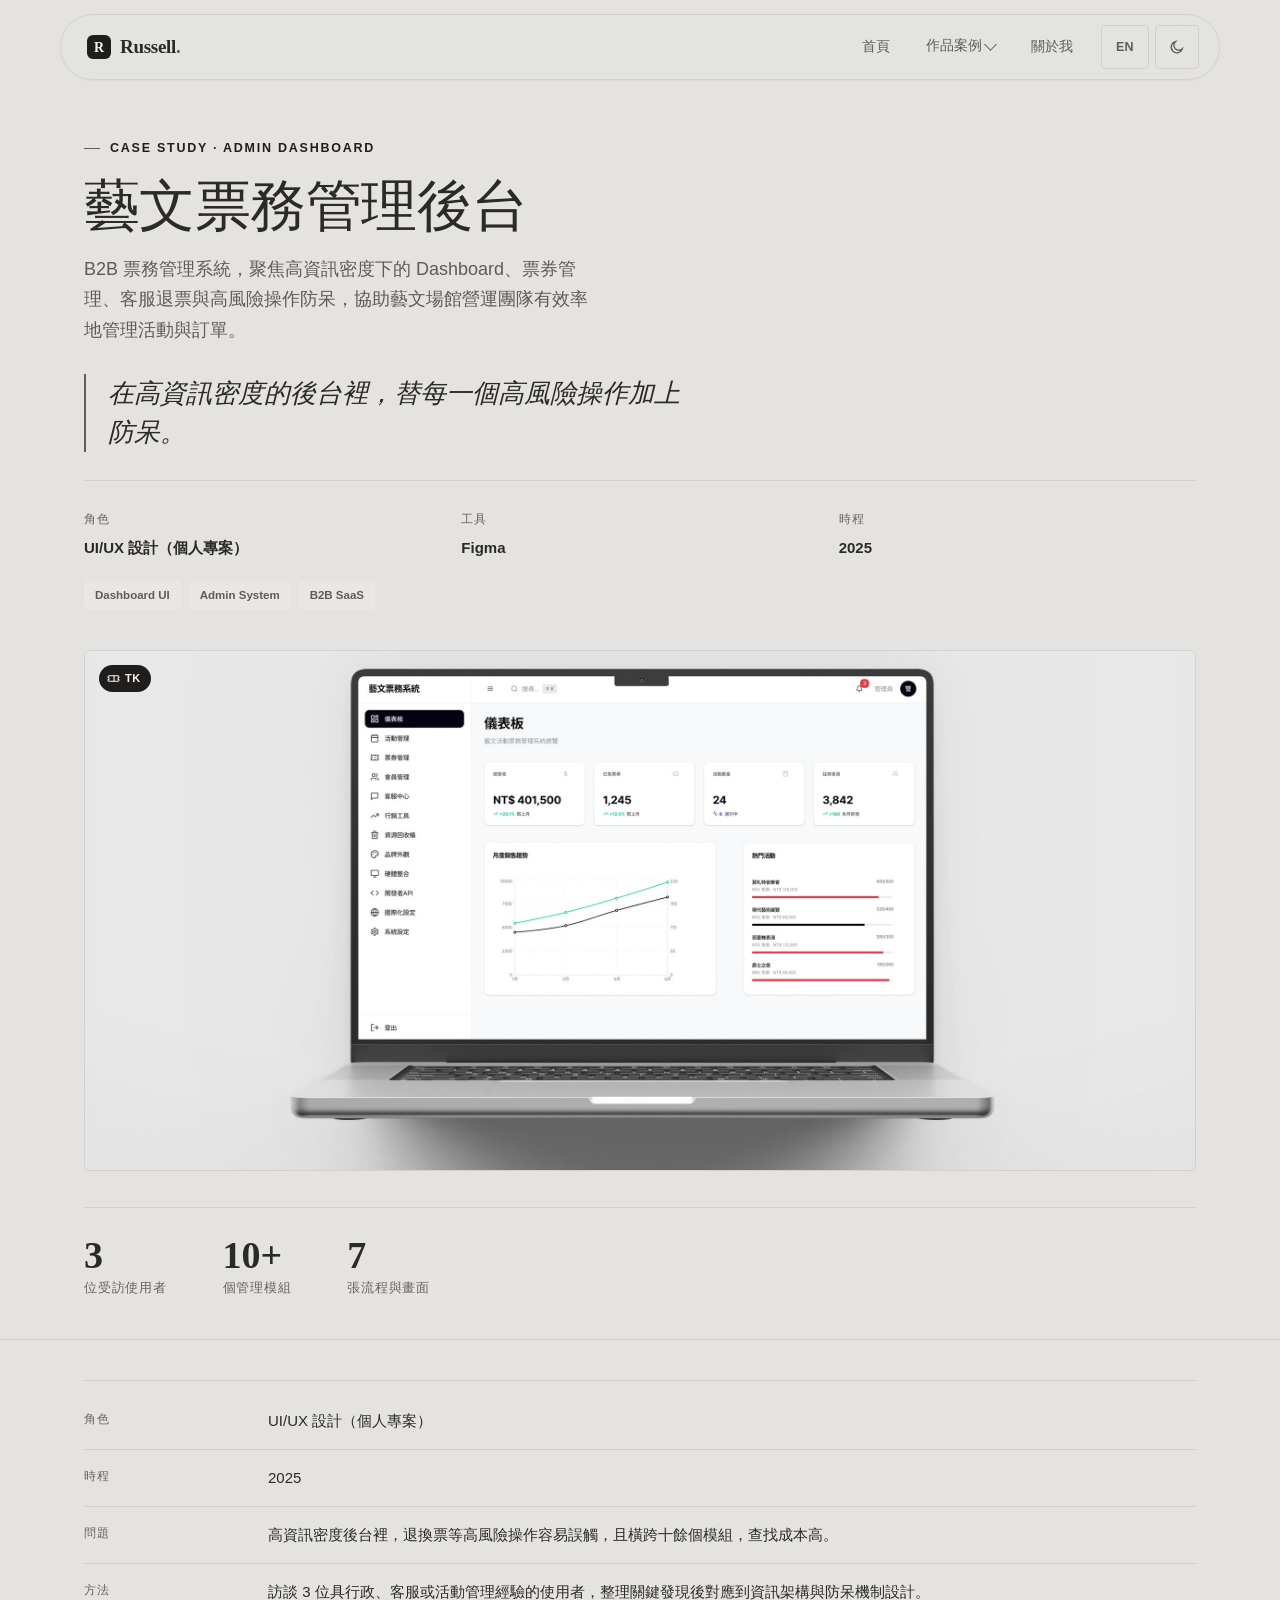
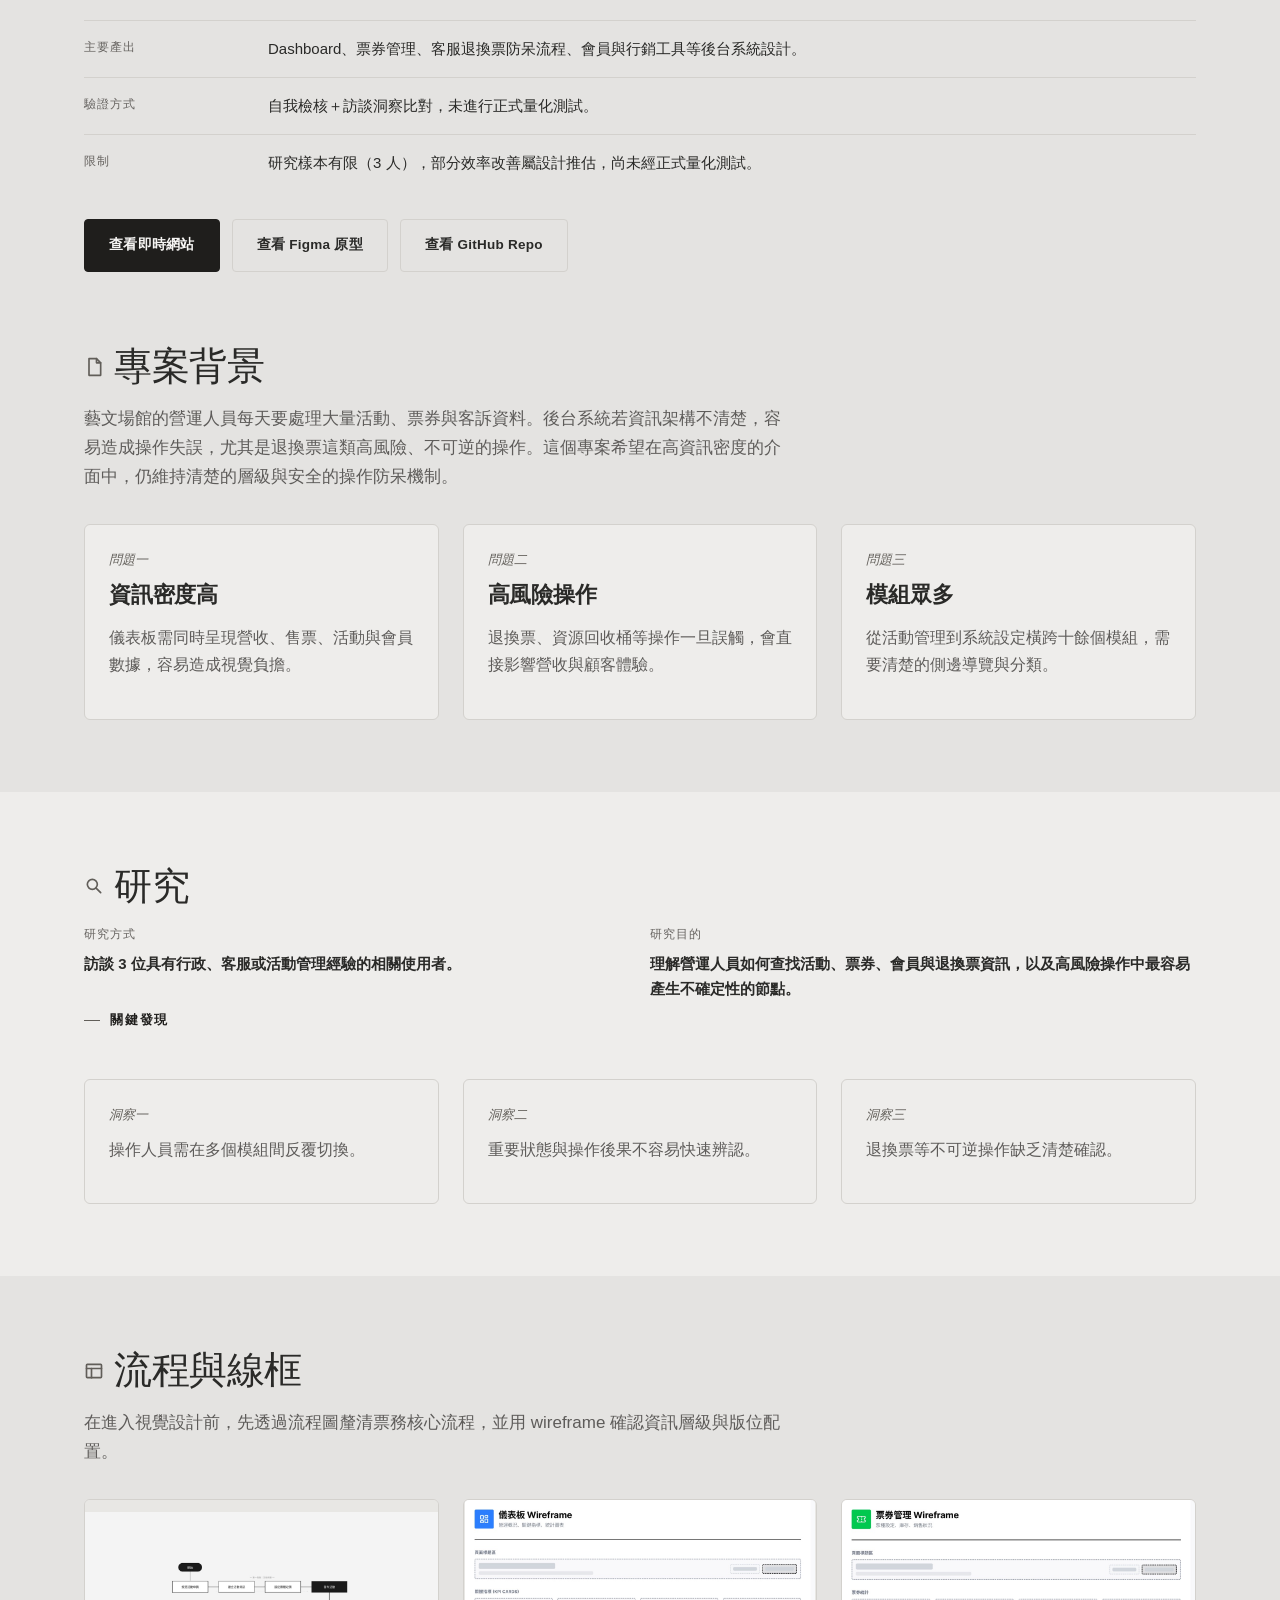
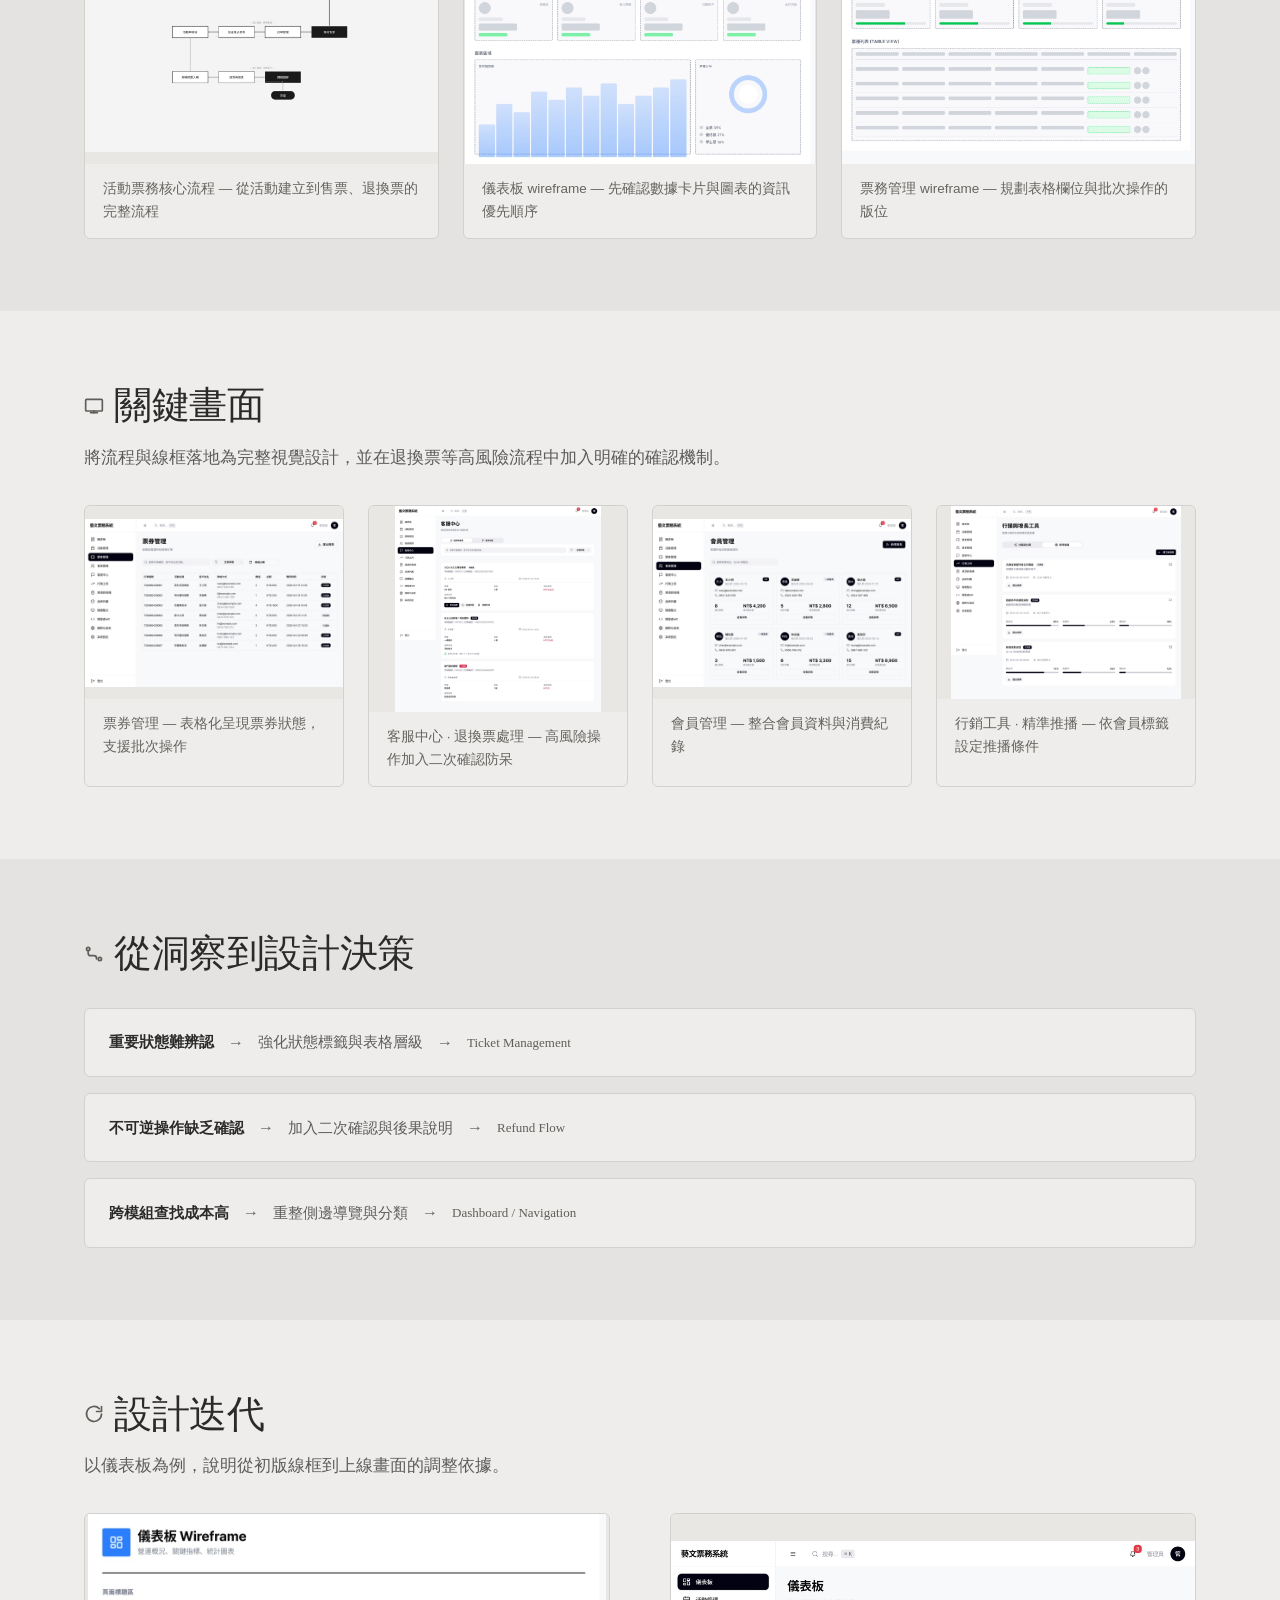
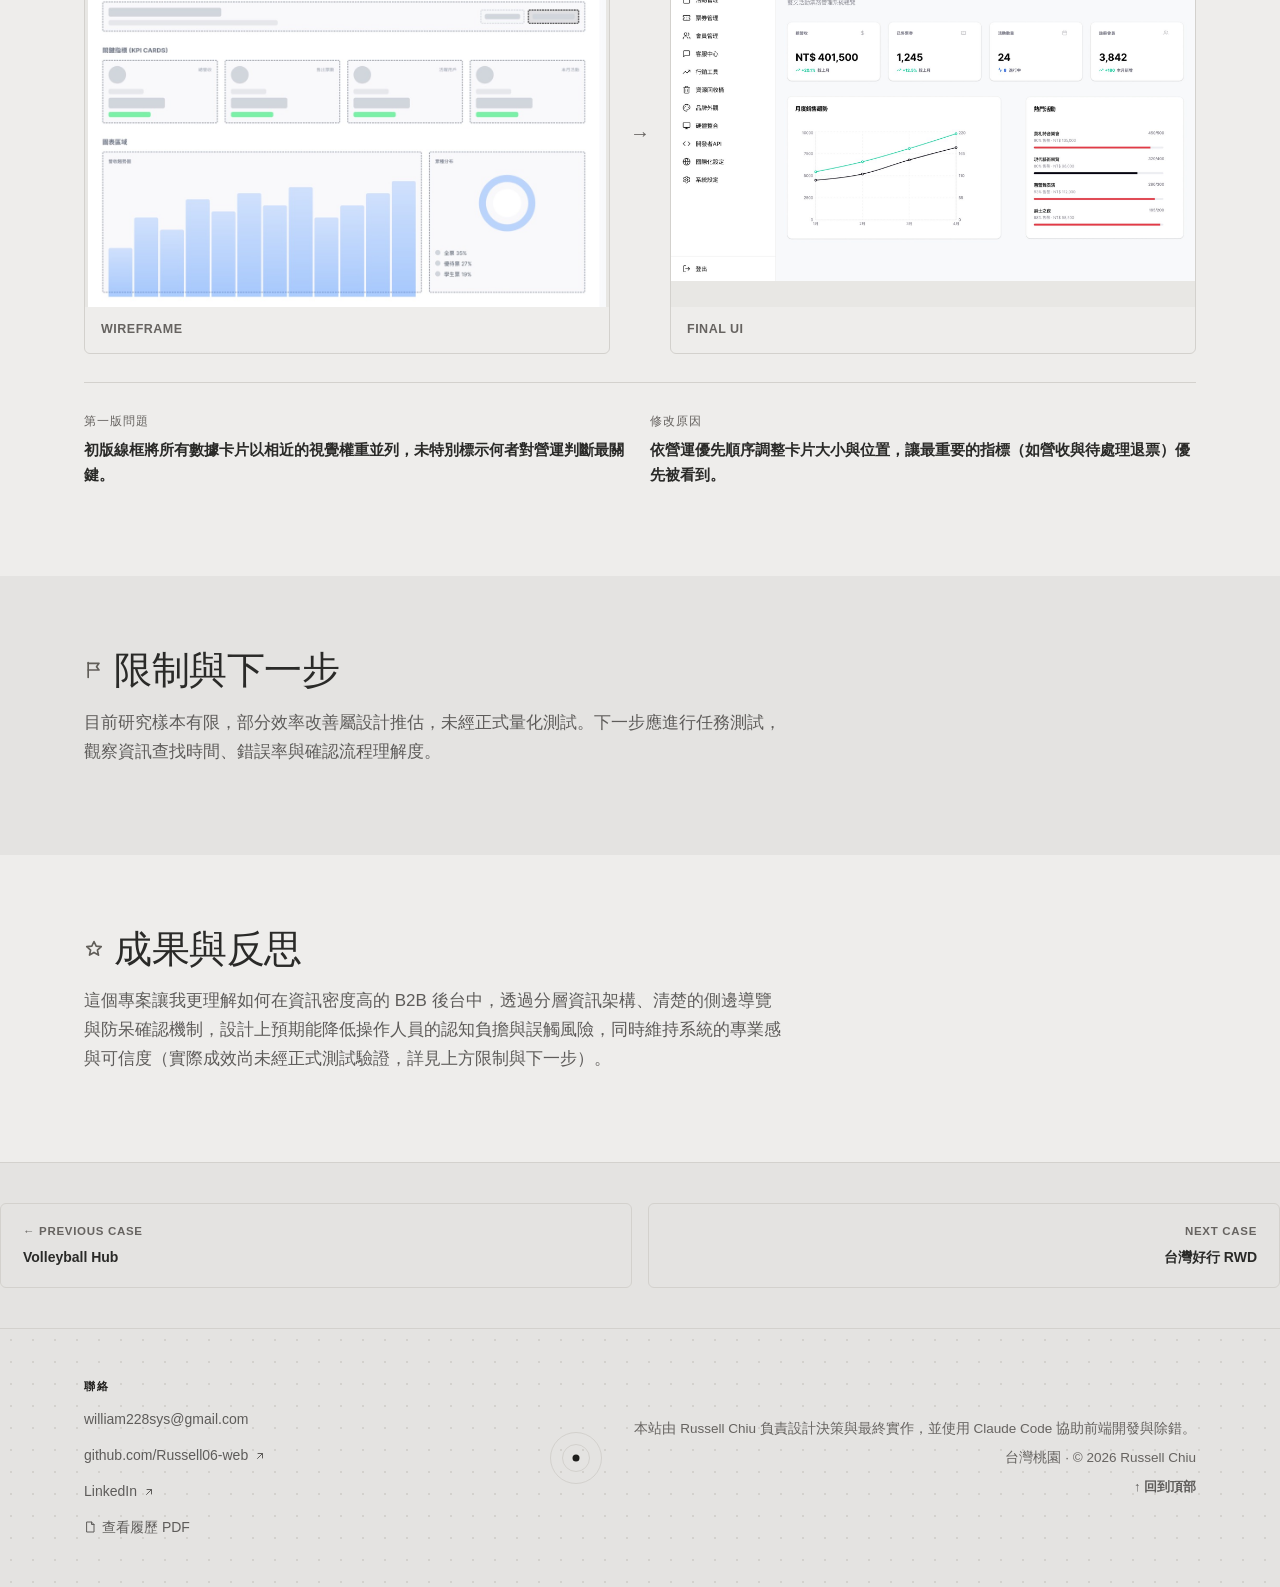
<file: projects/art-ticketing.html>
<!doctype html>
<html lang="zh-Hant">
<head>
<meta charset="UTF-8" />
<script>
(function () {
  var t = localStorage.getItem("theme");
  if (!t) t = window.matchMedia("(prefers-color-scheme: dark)").matches ? "dark" : "light";
  document.documentElement.setAttribute("data-theme", t);
  document.documentElement.setAttribute("data-lang", localStorage.getItem("lang") || "zh");
})();
</script>
<meta name="viewport" content="width=device-width, initial-scale=1" />
<title>藝文票務管理後台 — Russell Chiu</title>
<meta name="description" content="B2B 票務管理系統案例研究：Dashboard、票券管理、退換票防呆流程設計，降低高風險操作的誤觸與查找成本。" />
<link rel="icon" type="image/png" sizes="32x32" href="../assets/favicon-32.png" />
<link rel="apple-touch-icon" sizes="180x180" href="../assets/favicon-180.png" />
<meta property="og:type" content="website" />
<meta property="og:title" content="藝文票務管理後台 — Russell Chiu" />
<meta property="og:description" content="B2B 票務管理系統案例研究：Dashboard、票券管理、退換票防呆流程設計，降低高風險操作的誤觸與查找成本。" />
<meta property="og:url" content="https://russell06-web.github.io/projects/art-ticketing.html" />
<meta property="og:image" content="https://russell06-web.github.io/assets/images/shared/og-cover.jpg" />
<meta name="twitter:card" content="summary_large_image" />
<meta name="twitter:title" content="藝文票務管理後台 — Russell Chiu" />
<meta name="twitter:description" content="B2B 票務管理系統案例研究：Dashboard、票券管理、退換票防呆流程設計，降低高風險操作的誤觸與查找成本。" />
<meta name="twitter:image" content="https://russell06-web.github.io/assets/images/shared/og-cover.jpg" />
<link rel="stylesheet" href="../css/style.css?v=20260720e" />
</head>
<body>
<a class="skip-link" href="#main-content" data-i18n="a11y.skip">跳至主要內容</a>

<nav class="site-nav">
  <div class="container nav-inner">
    <a href="../index.html" class="nav-logo" data-i18n-aria="nav.logoAria" aria-label="Russell Chiu，回到首頁">
      <svg class="nav-logo-badge" width="24" height="24" viewBox="0 0 24 24" xmlns="http://www.w3.org/2000/svg" aria-hidden="true" focusable="false">
        <rect x="0" y="0" width="24" height="24" rx="6" />
        <text x="12" y="17" font-family="Georgia, &apos;Times New Roman&apos;, serif" font-size="14" font-weight="700" text-anchor="middle">R</text>
      </svg>
      <svg width="78" height="22" viewBox="0 0 78 22" xmlns="http://www.w3.org/2000/svg" aria-hidden="true" focusable="false">
        <text x="0" y="17" font-family="Georgia, &apos;Times New Roman&apos;, &apos;Hiragino Sans&apos;, &apos;PingFang TC&apos;, serif" font-size="19" font-weight="600" letter-spacing="-0.3" fill="currentColor">Russell<tspan class="nav-logo-dot">.</tspan></text>
      </svg>
    </a>
    <div class="nav-right">
      <ul class="nav-links" id="primary-nav">
        <li><a href="../index.html" data-i18n="nav.home">首頁</a></li>
        <li class="has-dropdown">
          <button class="nav-link-btn active" aria-expanded="false" aria-controls="work-dropdown"><span data-i18n="nav.work">作品案例</span> <span class="nav-caret"></span></button>
          <div class="nav-dropdown" id="work-dropdown">
            <a href="volleyball-hub.html">Volleyball Hub<span class="dd-desc" data-i18n="nav.dd.volleyball">排球活動媒合平台</span></a>
            <a href="art-ticketing.html" class="active"><span data-i18n="nav.dd.ticketing.title">藝文票務管理後台</span><span class="dd-desc" data-i18n="nav.dd.ticketing.desc">B2B 票務管理系統</span></a>
            <a href="taiwan-tourbus.html"><span data-i18n="nav.dd.tourbus.title">台灣好行 RWD</span><span class="dd-desc" data-i18n="nav.dd.tourbus.desc">公共交通旅遊網站重設計</span></a>
            <a href="mwr-museum.html"><span data-i18n="nav.dd.mwr.title">MWR 世界宗教博物館</span><span class="dd-desc" data-i18n="nav.dd.mwr.desc">沉浸式博物館網站</span></a>
            <a href="outdoor-gear-rental.html"><span data-i18n="nav.dd.gearloop.title">GearLoop 戶外裝備租購平台</span><span class="dd-desc" data-i18n="nav.dd.gearloop.desc">先租後買電商平台</span></a>
          </div>
        </li>
        <li><a href="../about.html" data-i18n="nav.about">關於我</a></li>
      </ul>
      <div class="nav-controls">
        <button type="button" class="lang-toggle" aria-label="Switch language">EN</button>
        <button type="button" class="theme-toggle" aria-label="Toggle dark mode">
          <svg class="icon-sun" viewBox="0 0 24 24" width="16" height="16" fill="none" stroke="currentColor" stroke-width="2" stroke-linecap="round"><circle cx="12" cy="12" r="4"/><path d="M12 2v2M12 20v2M4.93 4.93l1.41 1.41M17.66 17.66l1.41 1.41M2 12h2M20 12h2M6.34 17.66l-1.41 1.41M19.07 4.93l-1.41 1.41"/></svg>
          <svg class="icon-moon" viewBox="0 0 24 24" width="16" height="16" fill="none" stroke="currentColor" stroke-width="2" stroke-linecap="round"><path d="M20 14.5A8.5 8.5 0 1 1 9.5 4a7 7 0 0 0 10.5 10.5z"/></svg>
        </button>
      </div>
      <button class="nav-toggle" aria-label="開啟選單" aria-expanded="false" aria-controls="primary-nav">
        <span></span><span></span><span></span>
      </button>
    </div>
  </div>
</nav>

<main id="main-content">
<header class="case-hero">
  <div class="container">
    <span class="eyebrow reveal">Case Study · Admin Dashboard</span>
    <h1 class="reveal" data-i18n="nav.dd.ticketing.title">藝文票務管理後台</h1>
    <p class="hero-lede reveal" data-i18n="tk.lede">B2B 票務管理系統，聚焦高資訊密度下的 Dashboard、票券管理、客服退票與高風險操作防呆，協助藝文場館營運團隊有效率地管理活動與訂單。</p>

    <blockquote class="case-quote reveal" data-i18n="tk.quote">在高資訊密度的後台裡，替每一個高風險操作加上防呆。</blockquote>

    <dl class="case-meta reveal">
      <div><dt data-i18n="case.role.label">角色</dt><dd data-i18n="case.role.value">UI/UX 設計（個人專案）</dd></div>
      <div><dt data-i18n="case.tools.label">工具</dt><dd>Figma</dd></div>
      <div><dt data-i18n="case.timeline.label">時程</dt><dd>2025</dd></div>
    </dl>
    <div class="tag-row reveal">
      <span class="tag">Dashboard UI</span>
      <span class="tag">Admin System</span>
      <span class="tag">B2B SaaS</span>
    </div>

    <div class="case-hero-image reveal">
      <span class="project-badge" aria-hidden="true"><svg viewBox="0 0 24 24" width="13" height="13" fill="none" stroke="currentColor" stroke-width="2" stroke-linecap="round" stroke-linejoin="round" aria-hidden="true"><path d="M2 9a2 2 0 0 1 2-2h16a2 2 0 0 1 2 2v1a2 2 0 0 0 0 4v1a2 2 0 0 1-2 2H4a2 2 0 0 1-2-2v-1a2 2 0 0 0 0-4z"/><path d="M13 7v10"/></svg>TK</span>
      <img src="../assets/images/ticketing/hero.jpg" alt="藝文票務管理後台儀表板" loading="eager" fetchpriority="high" decoding="async" />
    </div>

    <div class="case-stats reveal">
      <div class="case-stat"><span class="case-stat-num">3</span><span class="case-stat-label" data-i18n="tk.stat1.label">位受訪使用者</span></div>
      <div class="case-stat"><span class="case-stat-num">10+</span><span class="case-stat-label" data-i18n="tk.stat2.label">個管理模組</span></div>
      <div class="case-stat"><span class="case-stat-num">7</span><span class="case-stat-label" data-i18n="tk.stat3.label">張流程與畫面</span></div>
    </div>
  </div>
</header>

<div class="container">
  <dl class="case-snapshot reveal">
    <div class="case-snapshot-row"><dt data-i18n="case.snapshot.role">Role</dt><dd data-i18n="case.role.value">UI/UX 設計（個人專案）</dd></div>
    <div class="case-snapshot-row"><dt data-i18n="case.snapshot.timeline">Timeline</dt><dd>2025</dd></div>
    <div class="case-snapshot-row"><dt data-i18n="case.snapshot.problem">Problem</dt><dd data-i18n="tk.snapshot.problem">高資訊密度後台裡，退換票等高風險操作容易誤觸，且橫跨十餘個模組，查找成本高。</dd></div>
    <div class="case-snapshot-row"><dt data-i18n="case.snapshot.method">Method</dt><dd data-i18n="tk.snapshot.method">訪談 3 位具行政、客服或活動管理經驗的使用者，整理關鍵發現後對應到資訊架構與防呆機制設計。</dd></div>
    <div class="case-snapshot-row"><dt data-i18n="case.snapshot.deliverables">Key Deliverables</dt><dd data-i18n="tk.snapshot.deliverables">Dashboard、票券管理、客服退換票防呆流程、會員與行銷工具等後台系統設計。</dd></div>
    <div class="case-snapshot-row"><dt data-i18n="case.snapshot.validation">Validation</dt><dd data-i18n="tk.snapshot.validation">自我檢核＋訪談洞察比對，未進行正式量化測試。</dd></div>
    <div class="case-snapshot-row"><dt data-i18n="case.snapshot.limitation">Limitation</dt><dd data-i18n="tk.snapshot.limitation">研究樣本有限（3 人），部分效率改善屬設計推估，尚未經正式量化測試。</dd></div>
  </dl>

  <div class="btn-row case-links reveal" role="group" data-i18n-aria="case.linksGroupLabel" aria-label="案例外部連結">
    <a href="https://russell06-web.github.io/art-ticketing-admin/" target="_blank" rel="noopener noreferrer" class="btn btn-primary" data-i18n="case.viewLive" data-i18n-aria="tk.aria.live" aria-label="查看藝文票務管理後台即時網站">查看即時網站</a>
    <a href="https://www.figma.com/proto/h6YEbsXUfV5KqgFrcLvQ2A/%E8%97%9D%E6%96%87%E7%A5%A8%E5%8B%99%E5%BE%8C%E5%8F%B0?page-id=0%3A1&node-id=211-58270&p=f&viewport=776%2C422%2C0.14&t=XUbD0eaWc3NEOkHT-1&scaling=scale-down&content-scaling=fixed&starting-point-node-id=40%3A13816" target="_blank" rel="noopener noreferrer" class="btn btn-ghost" data-i18n="case.viewPrototype" data-i18n-aria="tk.aria.figma" aria-label="查看藝文票務管理後台 Figma 原型">查看 Figma 原型</a>
    <a href="https://github.com/Russell06-web/art-ticketing-admin" target="_blank" rel="noopener noreferrer" class="btn btn-ghost" data-i18n="case.viewGithub" data-i18n-aria="tk.aria.github" aria-label="查看藝文票務管理後台 GitHub Repo">查看 GitHub Repo</a>
  </div>
</div>

<section class="case-section">
  <div class="container">
    <h2 class="reveal case-section-heading"><svg class="case-icon" aria-hidden="true" viewBox="0 0 24 24" width="20" height="20" fill="none" stroke="currentColor" stroke-width="2" stroke-linecap="round" stroke-linejoin="round"><path d="M6 2h9l5 5v15H6z"/><path d="M15 2v5h5"/></svg><span data-i18n="case.section.background">專案背景</span></h2>
    <p class="lede reveal" data-i18n="tk.background">藝文場館的營運人員每天要處理大量活動、票券與客訴資料。後台系統若資訊架構不清楚，容易造成操作失誤，尤其是退換票這類高風險、不可逆的操作。這個專案希望在高資訊密度的介面中，仍維持清楚的層級與安全的操作防呆機制。</p>

    <div class="process-strip reveal">
      <div class="step">
        <span class="num" data-i18n="case.problem.1">問題一</span>
        <h3 data-i18n="tk.problem.1.title">資訊密度高</h3>
        <p data-i18n="tk.problem.1.desc">儀表板需同時呈現營收、售票、活動與會員數據，容易造成視覺負擔。</p>
      </div>
      <div class="step">
        <span class="num" data-i18n="case.problem.2">問題二</span>
        <h3 data-i18n="tk.problem.2.title">高風險操作</h3>
        <p data-i18n="tk.problem.2.desc">退換票、資源回收桶等操作一旦誤觸，會直接影響營收與顧客體驗。</p>
      </div>
      <div class="step">
        <span class="num" data-i18n="case.problem.3">問題三</span>
        <h3 data-i18n="tk.problem.3.title">模組眾多</h3>
        <p data-i18n="tk.problem.3.desc">從活動管理到系統設定橫跨十餘個模組，需要清楚的側邊導覽與分類。</p>
      </div>
    </div>
  </div>
</section>

<section class="case-section">
  <div class="container">
    <h2 class="reveal case-section-heading"><svg class="case-icon" aria-hidden="true" viewBox="0 0 24 24" width="20" height="20" fill="none" stroke="currentColor" stroke-width="2" stroke-linecap="round" stroke-linejoin="round"><circle cx="10" cy="10" r="6"/><path d="M20 20l-5.5-5.5"/></svg><span data-i18n="case.section.research">研究</span></h2>
    <div class="case-meta reveal" style="margin-top: 0; padding-top: 0; border-top: none;">
      <div><dt data-i18n="tk.research.methodLabel">研究方式</dt><dd data-i18n="tk.research.method">訪談 3 位具有行政、客服或活動管理經驗的相關使用者。</dd></div>
      <div><dt data-i18n="tk.research.purposeLabel">研究目的</dt><dd data-i18n="tk.research.purpose">理解營運人員如何查找活動、票券、會員與退換票資訊，以及高風險操作中最容易產生不確定性的節點。</dd></div>
    </div>

    <span class="eyebrow reveal" data-i18n="tk.research.findingsLabel">關鍵發現</span>
    <div class="process-strip reveal">
      <div class="step">
        <span class="num" data-i18n="case.research.1">洞察一</span>
        <p data-i18n="tk.research.finding.1">操作人員需在多個模組間反覆切換。</p>
      </div>
      <div class="step">
        <span class="num" data-i18n="case.research.2">洞察二</span>
        <p data-i18n="tk.research.finding.2">重要狀態與操作後果不容易快速辨認。</p>
      </div>
      <div class="step">
        <span class="num" data-i18n="case.research.3">洞察三</span>
        <p data-i18n="tk.research.finding.3">退換票等不可逆操作缺乏清楚確認。</p>
      </div>
    </div>
  </div>
</section>

<section class="case-section">
  <div class="container">
    <h2 class="reveal case-section-heading"><svg class="case-icon" aria-hidden="true" viewBox="0 0 24 24" width="20" height="20" fill="none" stroke="currentColor" stroke-width="2" stroke-linecap="round" stroke-linejoin="round"><rect x="3" y="4" width="18" height="16" rx="1"/><path d="M3 9h18"/><path d="M9 9v11"/></svg><span data-i18n="case.section.process">流程與線框</span></h2>
    <p class="lede reveal" data-i18n="tk.process.desc">在進入視覺設計前，先透過流程圖釐清票務核心流程，並用 wireframe 確認資訊層級與版位配置。</p>

    <div class="shot-gallery reveal">
      <figure>
        <div class="frame"><img src="../assets/images/ticketing/flow.jpg" alt="活動票務核心流程圖" loading="lazy" decoding="async" /></div>
        <figcaption data-i18n="tk.shot.flow">活動票務核心流程 — 從活動建立到售票、退換票的完整流程</figcaption>
      </figure>
      <figure>
        <div class="frame"><img src="../assets/images/ticketing/wireframe-dashboard.jpg" alt="儀表板 wireframe" loading="lazy" decoding="async" /></div>
        <figcaption data-i18n="tk.shot.wireframeDashboard">儀表板 wireframe — 先確認數據卡片與圖表的資訊優先順序</figcaption>
      </figure>
      <figure>
        <div class="frame"><img src="../assets/images/ticketing/wireframe-ticketing.jpg" alt="票務管理 wireframe" loading="lazy" decoding="async" /></div>
        <figcaption data-i18n="tk.shot.wireframeTicketing">票務管理 wireframe — 規劃表格欄位與批次操作的版位</figcaption>
      </figure>
    </div>
  </div>
</section>

<section class="case-section">
  <div class="container">
    <h2 class="reveal case-section-heading"><svg class="case-icon" aria-hidden="true" viewBox="0 0 24 24" width="20" height="20" fill="none" stroke="currentColor" stroke-width="2" stroke-linecap="round" stroke-linejoin="round"><rect x="2" y="4" width="20" height="14" rx="1"/><path d="M8 20h8"/><path d="M12 18v2"/></svg><span data-i18n="case.section.screens">關鍵畫面</span></h2>
    <p class="lede reveal" data-i18n="tk.screens.desc">將流程與線框落地為完整視覺設計，並在退換票等高風險流程中加入明確的確認機制。</p>

    <div class="shot-gallery reveal">
      <figure>
        <div class="frame"><img src="../assets/images/ticketing/ticket-manage.jpg" alt="票券管理畫面" loading="lazy" decoding="async" /></div>
        <figcaption data-i18n="tk.shot.ticketManage">票券管理 — 表格化呈現票券狀態，支援批次操作</figcaption>
      </figure>
      <figure>
        <div class="frame frame--square"><img src="../assets/images/ticketing/refund.jpg" alt="客服中心退換票處理畫面" loading="lazy" decoding="async" /></div>
        <figcaption data-i18n="tk.shot.refund">客服中心 · 退換票處理 — 高風險操作加入二次確認防呆</figcaption>
      </figure>
      <figure>
        <div class="frame"><img src="../assets/images/ticketing/members.jpg" alt="會員管理畫面" loading="lazy" decoding="async" /></div>
        <figcaption data-i18n="tk.shot.members">會員管理 — 整合會員資料與消費紀錄</figcaption>
      </figure>
      <figure>
        <div class="frame"><img src="../assets/images/ticketing/marketing.jpg" alt="行銷工具精準推播畫面" loading="lazy" decoding="async" /></div>
        <figcaption data-i18n="tk.shot.marketing">行銷工具 · 精準推播 — 依會員標籤設定推播條件</figcaption>
      </figure>
    </div>
  </div>
</section>

<section class="case-section">
  <div class="container">
    <h2 class="reveal case-section-heading"><svg class="case-icon" aria-hidden="true" viewBox="0 0 24 24" width="20" height="20" fill="none" stroke="currentColor" stroke-width="2" stroke-linecap="round" stroke-linejoin="round"><circle cx="5" cy="6" r="2"/><circle cx="19" cy="18" r="2"/><path d="M5 8v3a3 3 0 0 0 3 3h4a3 3 0 0 1 3 3v1"/></svg><span data-i18n="case.section.insightMap">從洞察到設計決策</span></h2>
    <div class="insight-map reveal">
      <div class="insight-row">
        <span class="insight-part insight" data-i18n="tk.insight.1.insight">重要狀態難辨認</span>
        <span class="insight-arrow" aria-hidden="true">→</span>
        <span class="insight-part decision" data-i18n="tk.insight.1.decision">強化狀態標籤與表格層級</span>
        <span class="insight-arrow" aria-hidden="true">→</span>
        <span class="insight-part screen" data-i18n="tk.insight.1.screen">Ticket Management</span>
      </div>
      <div class="insight-row">
        <span class="insight-part insight" data-i18n="tk.insight.2.insight">不可逆操作缺乏確認</span>
        <span class="insight-arrow" aria-hidden="true">→</span>
        <span class="insight-part decision" data-i18n="tk.insight.2.decision">加入二次確認與後果說明</span>
        <span class="insight-arrow" aria-hidden="true">→</span>
        <span class="insight-part screen" data-i18n="tk.insight.2.screen">Refund Flow</span>
      </div>
      <div class="insight-row">
        <span class="insight-part insight" data-i18n="tk.insight.3.insight">跨模組查找成本高</span>
        <span class="insight-arrow" aria-hidden="true">→</span>
        <span class="insight-part decision" data-i18n="tk.insight.3.decision">重整側邊導覽與分類</span>
        <span class="insight-arrow" aria-hidden="true">→</span>
        <span class="insight-part screen" data-i18n="tk.insight.3.screen">Dashboard / Navigation</span>
      </div>
    </div>
  </div>
</section>

<section class="case-section">
  <div class="container">
    <h2 class="reveal case-section-heading"><svg class="case-icon" aria-hidden="true" viewBox="0 0 24 24" width="20" height="20" fill="none" stroke="currentColor" stroke-width="2" stroke-linecap="round" stroke-linejoin="round"><path d="M21 12a9 9 0 1 1-2.6-6.4"/><path d="M21 3v6h-6"/></svg><span data-i18n="case.section.iteration">設計迭代</span></h2>
    <p class="lede reveal" data-i18n="tk.iteration.desc">以儀表板為例，說明從初版線框到上線畫面的調整依據。</p>

    <div class="iteration-media reveal">
      <figure>
        <div class="frame"><img src="../assets/images/ticketing/wireframe-dashboard.jpg" alt="儀表板初版 wireframe" loading="lazy" decoding="async" /></div>
        <figcaption data-i18n="tk.iteration.wireframeLabel">Wireframe</figcaption>
      </figure>
      <span class="iteration-arrow" aria-hidden="true">→</span>
      <figure>
        <div class="frame"><img src="../assets/images/ticketing/dashboard-bare.jpg" alt="目前上線的儀表板畫面" loading="lazy" decoding="async" /></div>
        <figcaption data-i18n="tk.iteration.finalLabel">Final UI</figcaption>
      </figure>
    </div>

    <dl class="case-meta reveal">
      <div><dt data-i18n="tk.iteration.problemLabel">第一版問題</dt><dd data-i18n="tk.iteration.problem">初版線框將所有數據卡片以相近的視覺權重並列，未特別標示何者對營運判斷最關鍵。</dd></div>
      <div><dt data-i18n="tk.iteration.reasonLabel">修改原因</dt><dd data-i18n="tk.iteration.reason">依營運優先順序調整卡片大小與位置，讓最重要的指標（如營收與待處理退票）優先被看到。</dd></div>
    </dl>
  </div>
</section>

<section class="case-section">
  <div class="container">
    <h2 class="reveal case-section-heading"><svg class="case-icon" aria-hidden="true" viewBox="0 0 24 24" width="20" height="20" fill="none" stroke="currentColor" stroke-width="2" stroke-linecap="round" stroke-linejoin="round"><path d="M5 3v18"/><path d="M5 4h13l-3 4 3 4H5"/></svg><span data-i18n="case.section.limitations">限制與下一步</span></h2>
    <p class="lede reveal" data-i18n="tk.limitations">目前研究樣本有限，部分效率改善屬設計推估，未經正式量化測試。下一步應進行任務測試，觀察資訊查找時間、錯誤率與確認流程理解度。</p>
  </div>
</section>

<section class="case-section">
  <div class="container">
    <h2 class="reveal case-section-heading"><svg class="case-icon" aria-hidden="true" viewBox="0 0 24 24" width="20" height="20" fill="none" stroke="currentColor" stroke-width="2" stroke-linecap="round" stroke-linejoin="round"><path d="m12 3 2.6 5.6 6.1.6-4.6 4.1 1.3 6-5.4-3.2L6.6 19.3l1.3-6L3.3 9.2l6.1-.6L12 3z"/></svg><span data-i18n="case.section.outcome">成果與反思</span></h2>
    <p class="lede reveal" data-i18n="tk.outcome">這個專案讓我更理解如何在資訊密度高的 B2B 後台中，透過分層資訊架構、清楚的側邊導覽與防呆確認機制，降低操作人員的認知負擔與誤觸風險，同時維持系統的專業感與可信度。</p>
  </div>
</section>

<nav class="case-nav">
  <a href="volleyball-hub.html"><span class="dir">← Previous Case</span>Volleyball Hub</a>
  <a href="taiwan-tourbus.html" class="next"><span class="dir">Next Case</span><span data-i18n="nav.dd.tourbus.title">台灣好行 RWD</span></a>
</nav>
</main>

<footer class="site-footer">
  <div class="container footer-grid">
    <div class="footer-contact">
      <span class="footer-label" data-i18n="footer.contactLabel">聯絡</span>
      <a href="mailto:william228sys@gmail.com" class="footer-contact-link">william228sys@gmail.com</a>
      <a href="https://github.com/Russell06-web" target="_blank" rel="noopener" class="footer-contact-link">github.com/Russell06-web <svg class="icon-external" aria-hidden="true" viewBox="0 0 24 24" width="12" height="12" fill="none" stroke="currentColor" stroke-width="2" stroke-linecap="round" stroke-linejoin="round"><path d="M7 17 17 7M8 7h9v9"/></svg></a>
      <a href="https://www.linkedin.com/in/志綸-邱-9a3a23399/" target="_blank" rel="noopener" class="footer-contact-link">LinkedIn <svg class="icon-external" aria-hidden="true" viewBox="0 0 24 24" width="12" height="12" fill="none" stroke="currentColor" stroke-width="2" stroke-linecap="round" stroke-linejoin="round"><path d="M7 17 17 7M8 7h9v9"/></svg></a>
      <a href="../assets/resume/Russell-Chiu-Resume.pdf" target="_blank" rel="noopener" class="footer-contact-link"><svg class="btn-icon" aria-hidden="true" viewBox="0 0 24 24" width="12" height="12" fill="none" stroke="currentColor" stroke-width="2" stroke-linecap="round" stroke-linejoin="round"><path d="M6 2h9l5 5v15H6z"/><path d="M15 2v5h5"/></svg><span data-i18n="about.hero.resumeBtn">查看履歷 PDF</span></a>
    </div>
    <div class="footer-mark" aria-hidden="true">
      <span class="footer-mark-ring"></span>
      <span class="footer-mark-dot"></span>
    </div>
    <div class="footer-info">
      <p data-i18n="footer.tagline">本站以 Claude Code 開發，設計與程式皆為本人作品。</p>
      <span class="footer-meta" data-i18n="footer.meta">台灣桃園 · © 2026 Russell Chiu</span>
      <a href="#main-content" class="footer-top"><span aria-hidden="true">↑</span> <span data-i18n="footer.backTop">回到頂部</span></a>
    </div>
  </div>
</footer>

<script src="../js/i18n.js"></script>
<script src="../js/main.js"></script>
</body>
</html>
</file>
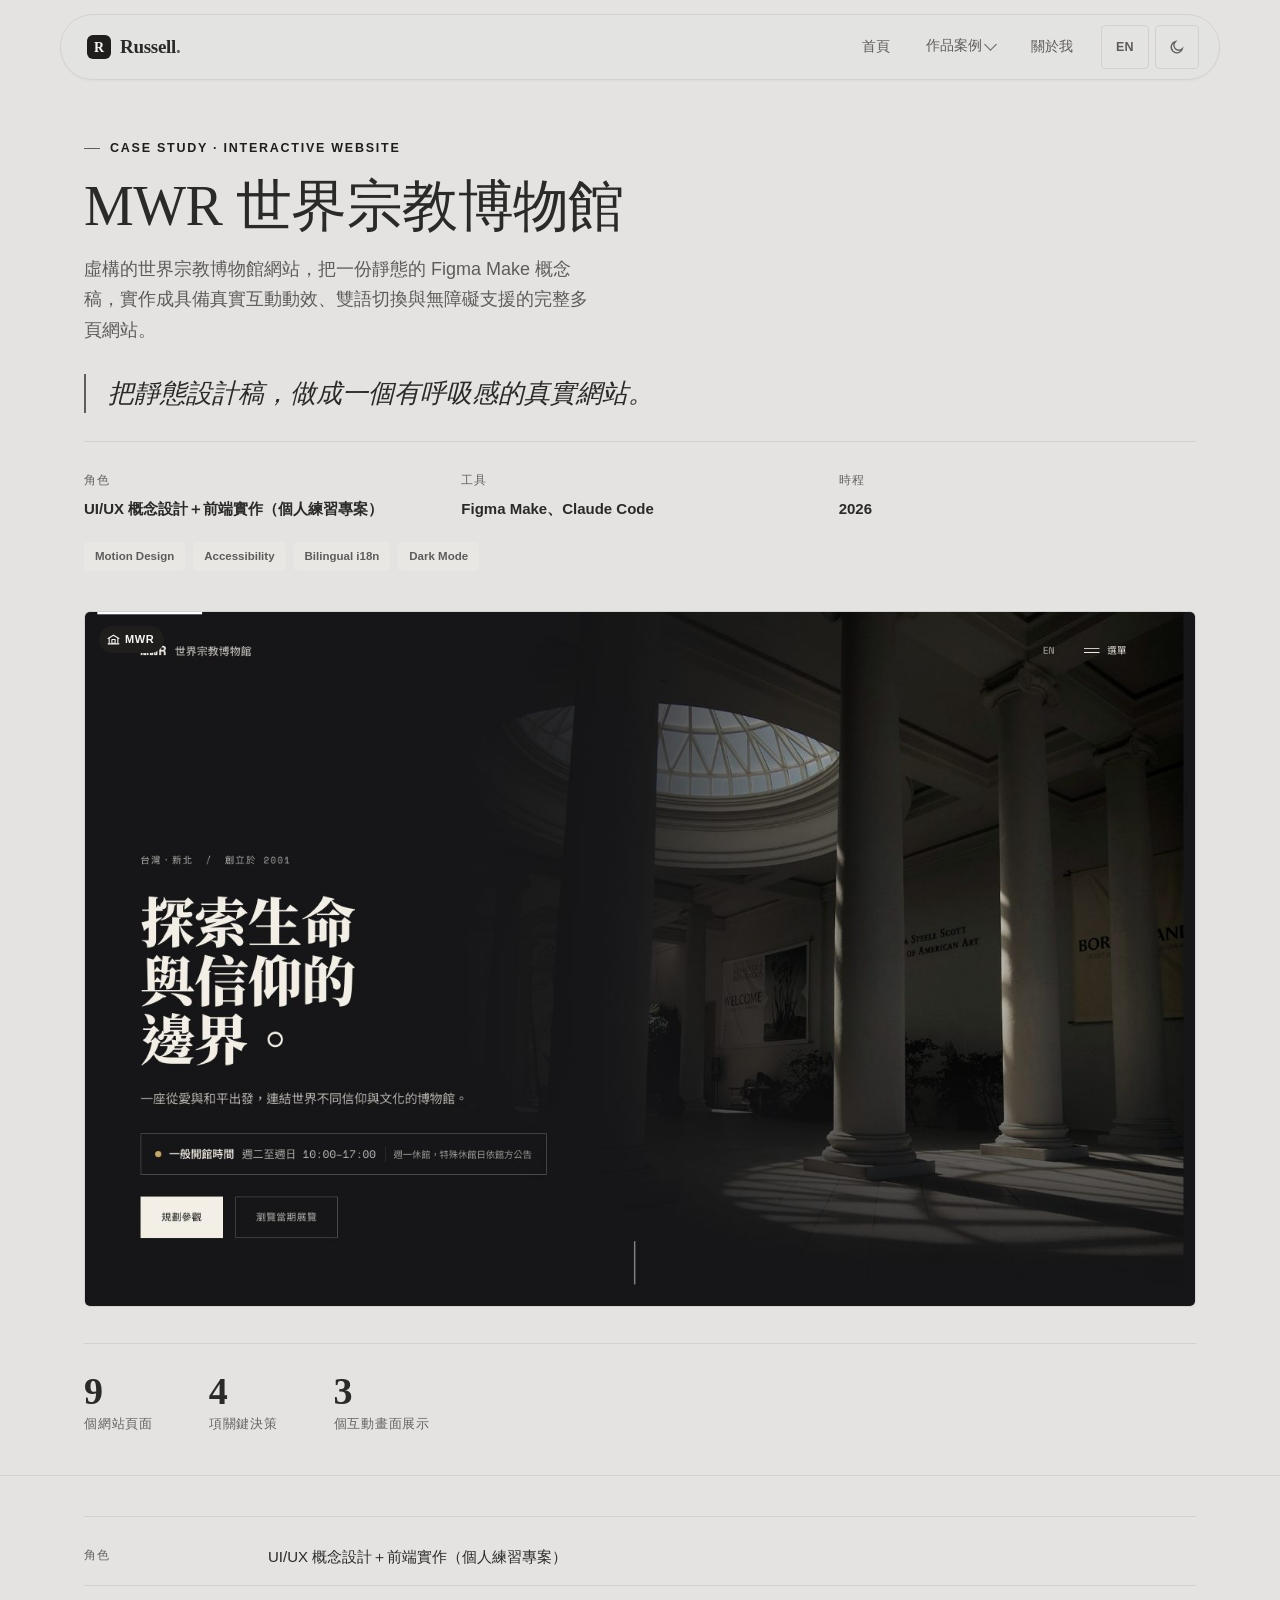
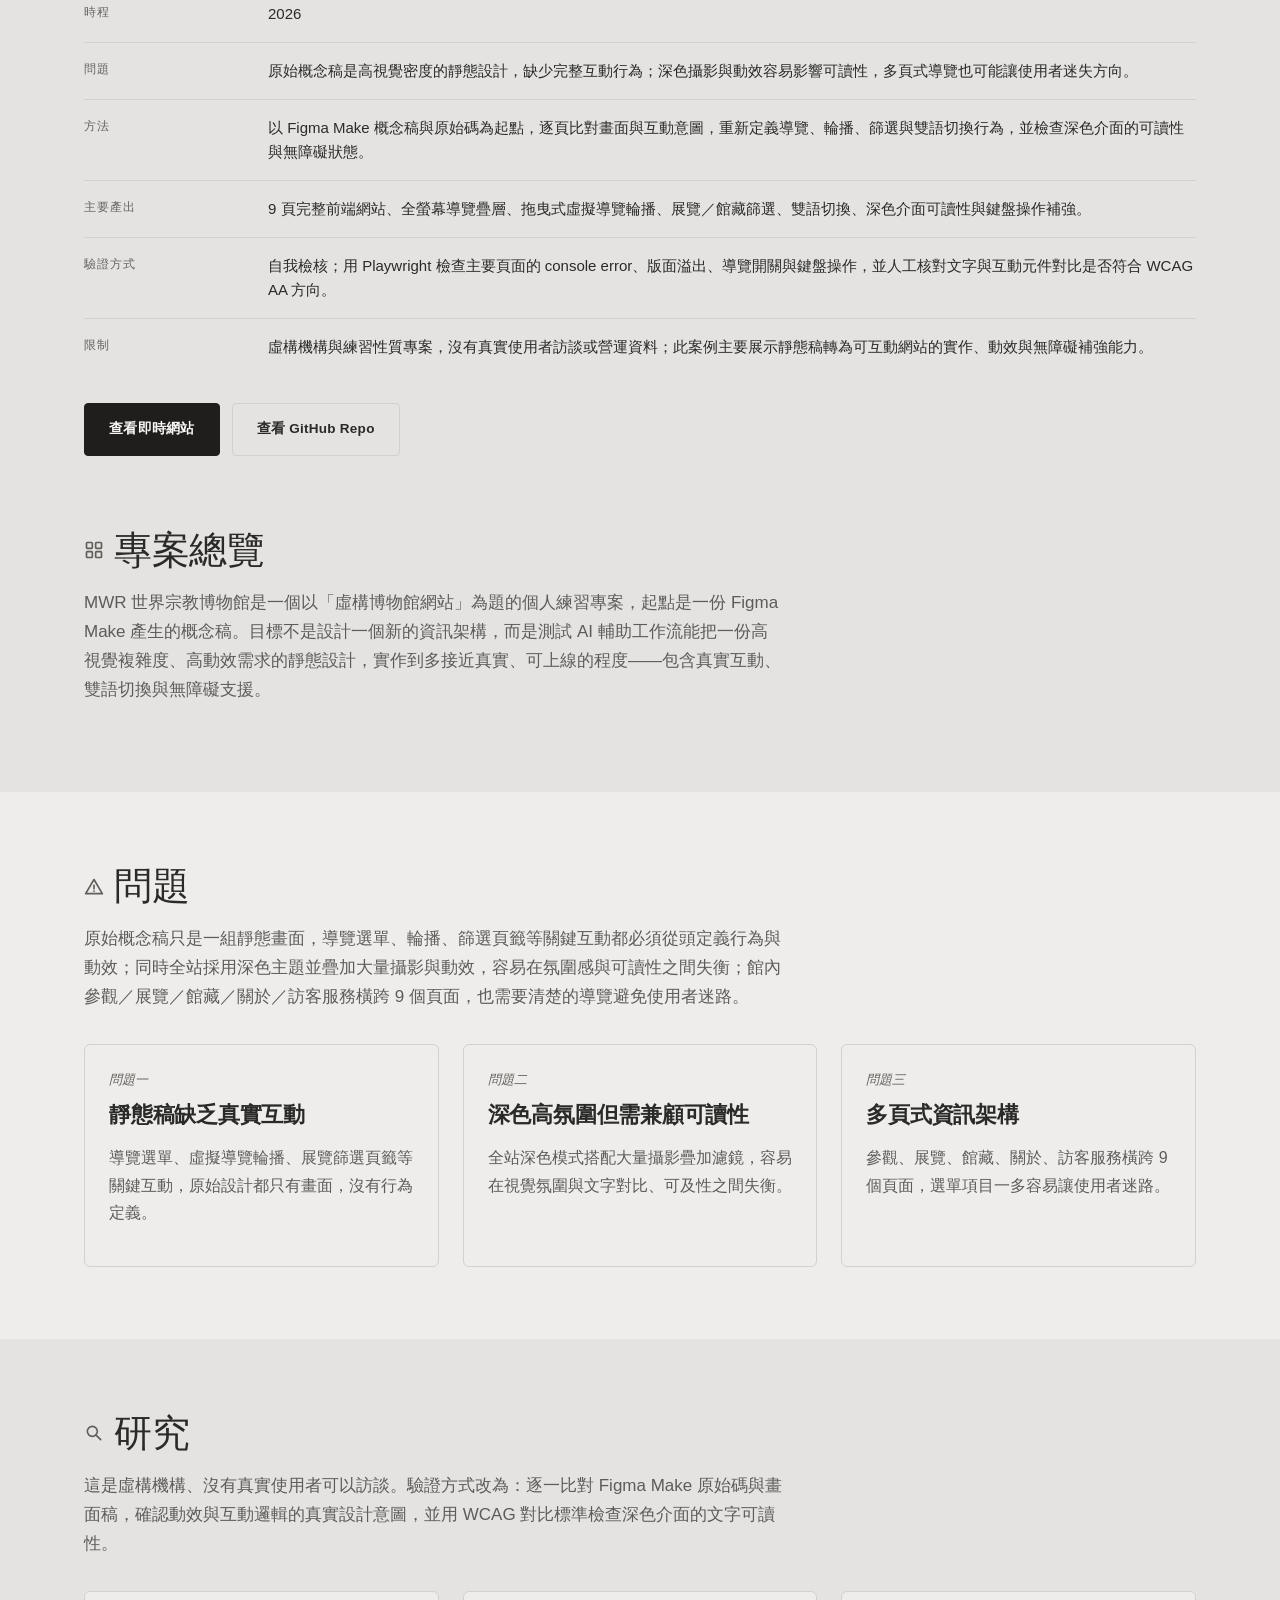
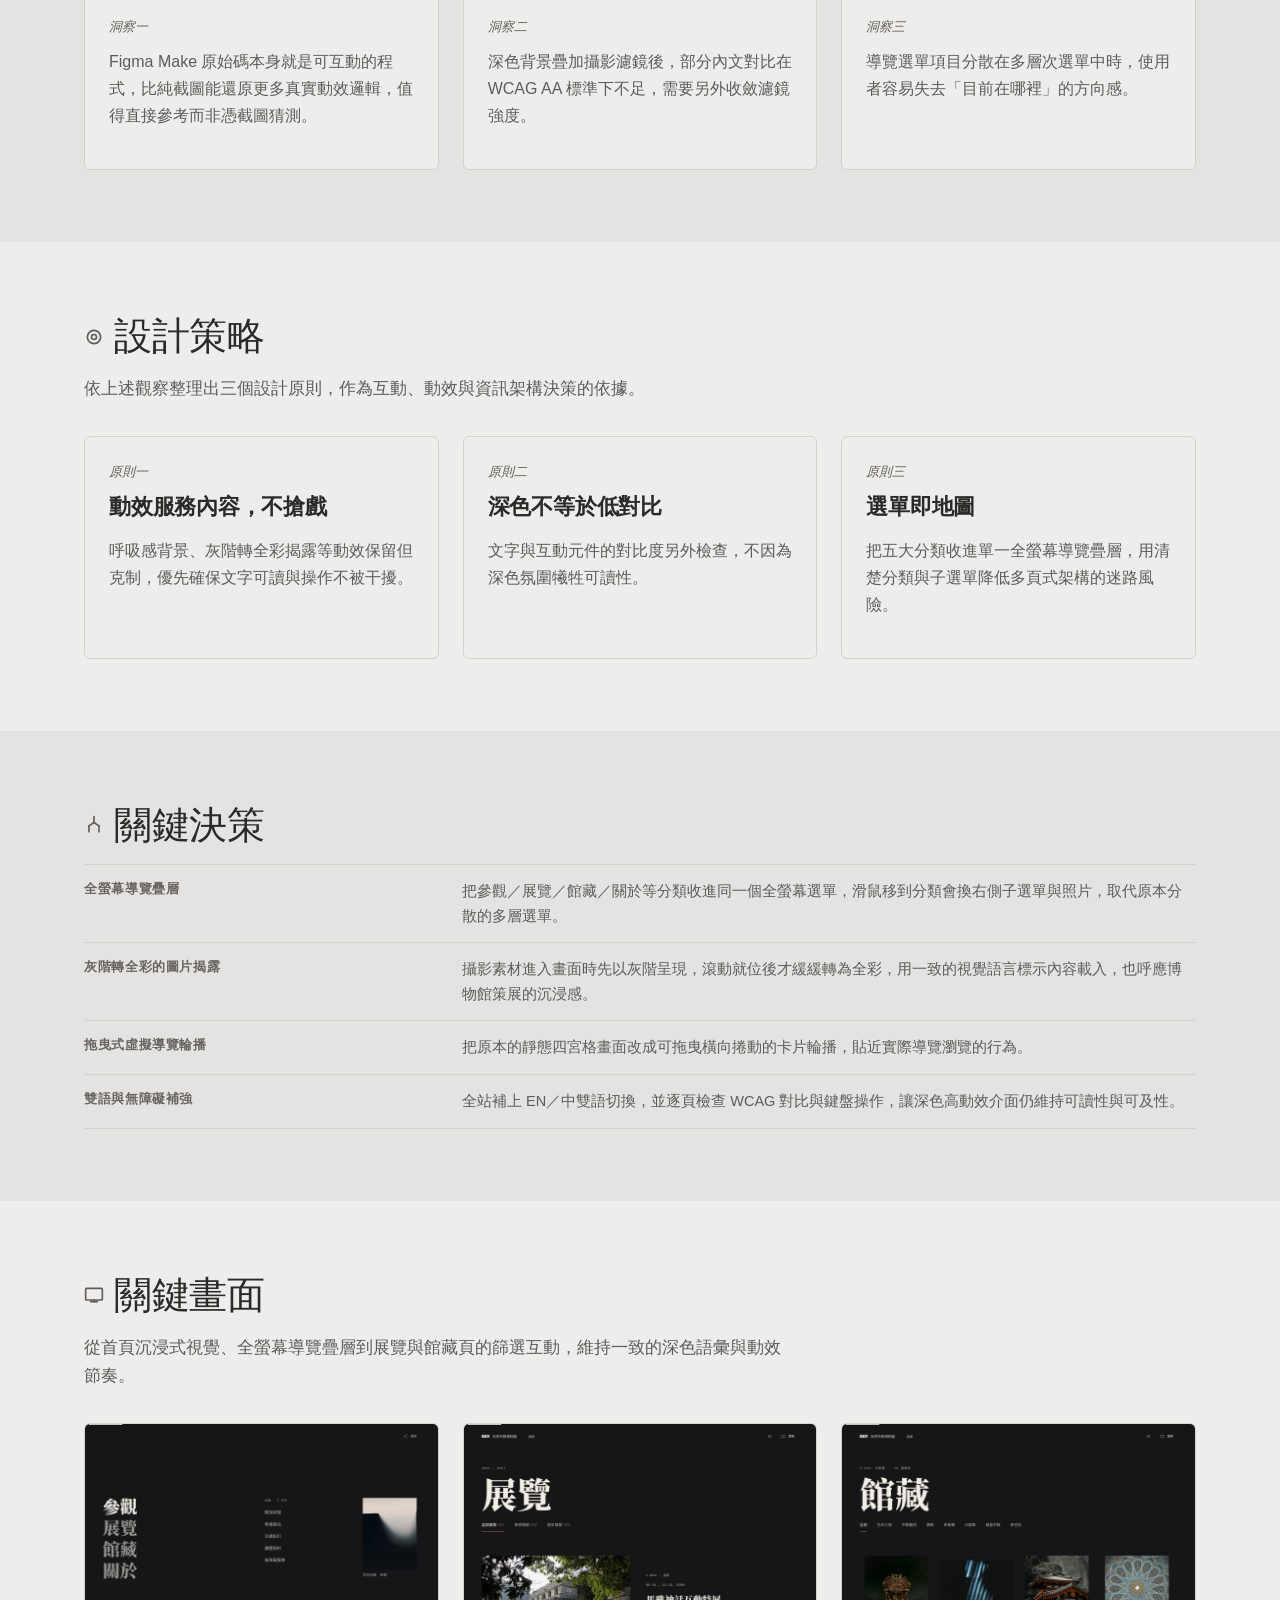
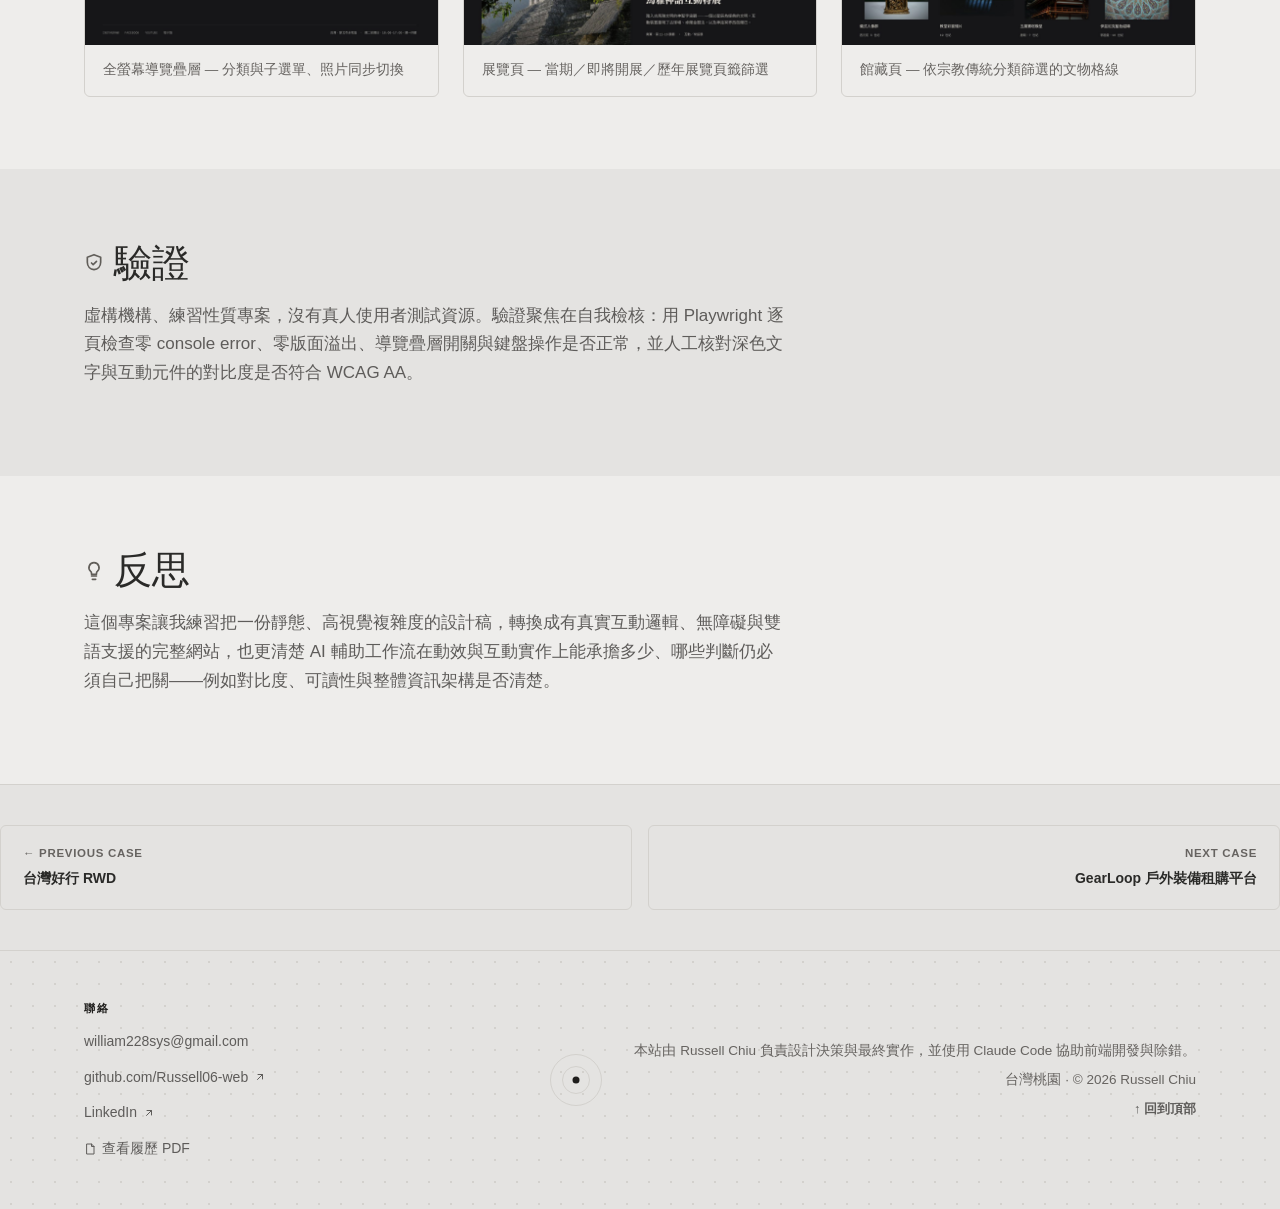
<file: projects/mwr-museum.html>
<!doctype html>
<html lang="zh-Hant">
<head>
<meta charset="UTF-8" />
<script>
(function () {
  var t = localStorage.getItem("theme");
  if (!t) t = window.matchMedia("(prefers-color-scheme: dark)").matches ? "dark" : "light";
  document.documentElement.setAttribute("data-theme", t);
  document.documentElement.setAttribute("data-lang", localStorage.getItem("lang") || "zh");
})();
</script>
<meta name="viewport" content="width=device-width, initial-scale=1" />
<title>MWR 世界宗教博物館 — Russell Chiu</title>
<meta name="description" content="虛構博物館網站案例研究：把靜態 Figma Make 概念稿實作成具真實互動、雙語與無障礙支援的完整網站。" />
<link rel="icon" type="image/png" sizes="32x32" href="../assets/favicon-32.png" />
<link rel="apple-touch-icon" sizes="180x180" href="../assets/favicon-180.png" />
<meta property="og:type" content="website" />
<meta property="og:title" content="MWR 世界宗教博物館 — Russell Chiu" />
<meta property="og:description" content="虛構博物館網站案例研究：把靜態 Figma Make 概念稿實作成具真實互動、雙語與無障礙支援的完整網站。" />
<meta property="og:url" content="https://russell06-web.github.io/projects/mwr-museum.html" />
<meta property="og:image" content="https://russell06-web.github.io/assets/images/shared/og-cover.jpg" />
<meta name="twitter:card" content="summary_large_image" />
<meta name="twitter:title" content="MWR 世界宗教博物館 — Russell Chiu" />
<meta name="twitter:description" content="虛構博物館網站案例研究：把靜態 Figma Make 概念稿實作成具真實互動、雙語與無障礙支援的完整網站。" />
<meta name="twitter:image" content="https://russell06-web.github.io/assets/images/shared/og-cover.jpg" />
<link rel="stylesheet" href="../css/style.css?v=20260720e" />
</head>
<body>
<a class="skip-link" href="#main-content" data-i18n="a11y.skip">跳至主要內容</a>

<nav class="site-nav">
  <div class="container nav-inner">
    <a href="../index.html" class="nav-logo" data-i18n-aria="nav.logoAria" aria-label="Russell Chiu，回到首頁">
      <svg class="nav-logo-badge" width="24" height="24" viewBox="0 0 24 24" xmlns="http://www.w3.org/2000/svg" aria-hidden="true" focusable="false">
        <rect x="0" y="0" width="24" height="24" rx="6" />
        <text x="12" y="17" font-family="Georgia, &apos;Times New Roman&apos;, serif" font-size="14" font-weight="700" text-anchor="middle">R</text>
      </svg>
      <svg width="78" height="22" viewBox="0 0 78 22" xmlns="http://www.w3.org/2000/svg" aria-hidden="true" focusable="false">
        <text x="0" y="17" font-family="Georgia, &apos;Times New Roman&apos;, &apos;Hiragino Sans&apos;, &apos;PingFang TC&apos;, serif" font-size="19" font-weight="600" letter-spacing="-0.3" fill="currentColor">Russell<tspan class="nav-logo-dot">.</tspan></text>
      </svg>
    </a>
    <div class="nav-right">
      <ul class="nav-links" id="primary-nav">
        <li><a href="../index.html" data-i18n="nav.home">首頁</a></li>
        <li class="has-dropdown">
          <button class="nav-link-btn active" aria-expanded="false" aria-controls="work-dropdown"><span data-i18n="nav.work">作品案例</span> <span class="nav-caret"></span></button>
          <div class="nav-dropdown" id="work-dropdown">
            <a href="volleyball-hub.html">Volleyball Hub<span class="dd-desc" data-i18n="nav.dd.volleyball">排球活動媒合平台</span></a>
            <a href="art-ticketing.html"><span data-i18n="nav.dd.ticketing.title">藝文票務管理後台</span><span class="dd-desc" data-i18n="nav.dd.ticketing.desc">B2B 票務管理系統</span></a>
            <a href="taiwan-tourbus.html"><span data-i18n="nav.dd.tourbus.title">台灣好行 RWD</span><span class="dd-desc" data-i18n="nav.dd.tourbus.desc">公共交通旅遊網站重設計</span></a>
            <a href="mwr-museum.html" class="active"><span data-i18n="nav.dd.mwr.title">MWR 世界宗教博物館</span><span class="dd-desc" data-i18n="nav.dd.mwr.desc">沉浸式博物館網站</span></a>
            <a href="outdoor-gear-rental.html"><span data-i18n="nav.dd.gearloop.title">GearLoop 戶外裝備租購平台</span><span class="dd-desc" data-i18n="nav.dd.gearloop.desc">先租後買電商平台</span></a>
          </div>
        </li>
        <li><a href="../about.html" data-i18n="nav.about">關於我</a></li>
      </ul>
      <div class="nav-controls">
        <button type="button" class="lang-toggle" aria-label="Switch language">EN</button>
        <button type="button" class="theme-toggle" aria-label="Toggle dark mode">
          <svg class="icon-sun" viewBox="0 0 24 24" width="16" height="16" fill="none" stroke="currentColor" stroke-width="2" stroke-linecap="round"><circle cx="12" cy="12" r="4"/><path d="M12 2v2M12 20v2M4.93 4.93l1.41 1.41M17.66 17.66l1.41 1.41M2 12h2M20 12h2M6.34 17.66l-1.41 1.41M19.07 4.93l-1.41 1.41"/></svg>
          <svg class="icon-moon" viewBox="0 0 24 24" width="16" height="16" fill="none" stroke="currentColor" stroke-width="2" stroke-linecap="round"><path d="M20 14.5A8.5 8.5 0 1 1 9.5 4a7 7 0 0 0 10.5 10.5z"/></svg>
        </button>
      </div>
      <button class="nav-toggle" aria-label="開啟選單" aria-expanded="false" aria-controls="primary-nav">
        <span></span><span></span><span></span>
      </button>
    </div>
  </div>
</nav>

<main id="main-content">
<header class="case-hero">
  <div class="container">
    <span class="eyebrow reveal">Case Study · Interactive Website</span>
    <h1 class="reveal" data-i18n="nav.dd.mwr.title">MWR 世界宗教博物館</h1>
    <p class="hero-lede reveal" data-i18n="mwr.lede">虛構的世界宗教博物館網站，把一份靜態的 Figma Make 概念稿，實作成具備真實互動動效、雙語切換與無障礙支援的完整多頁網站。</p>

    <blockquote class="case-quote reveal" data-i18n="mwr.quote">把靜態設計稿，做成一個有呼吸感的真實網站。</blockquote>

    <dl class="case-meta reveal">
      <div><dt data-i18n="case.role.label">角色</dt><dd data-i18n="mwr.role.value">UI/UX 概念設計＋前端實作（個人練習專案）</dd></div>
      <div><dt data-i18n="case.tools.label">工具</dt><dd data-i18n="mwr.tools">Figma Make、Claude Code</dd></div>
      <div><dt data-i18n="case.timeline.label">時程</dt><dd>2026</dd></div>
    </dl>
    <div class="tag-row reveal">
      <span class="tag">Motion Design</span>
      <span class="tag">Accessibility</span>
      <span class="tag">Bilingual i18n</span>
      <span class="tag">Dark Mode</span>
    </div>

    <div class="case-hero-image reveal">
      <span class="project-badge" aria-hidden="true"><svg viewBox="0 0 24 24" width="13" height="13" fill="none" stroke="currentColor" stroke-width="2" stroke-linecap="round" stroke-linejoin="round" aria-hidden="true"><path d="M2 10 12 4l10 6"/><path d="M4 10v9M20 10v9"/><path d="M2 20h20"/><rect x="9" y="12" width="6" height="7"/></svg>MWR</span>
      <img src="../assets/images/mwr/hero.jpg" alt="MWR 世界宗教博物館首頁，深色主視覺搭配博物館空間攝影與大型標題" loading="eager" fetchpriority="high" decoding="async" />
    </div>

    <div class="case-stats reveal">
      <div class="case-stat"><span class="case-stat-num">9</span><span class="case-stat-label" data-i18n="mwr.stat1.label">個網站頁面</span></div>
      <div class="case-stat"><span class="case-stat-num">4</span><span class="case-stat-label" data-i18n="mwr.stat2.label">項關鍵決策</span></div>
      <div class="case-stat"><span class="case-stat-num">3</span><span class="case-stat-label" data-i18n="mwr.stat3.label">個互動畫面展示</span></div>
    </div>
  </div>
</header>

<div class="container">
  <dl class="case-snapshot reveal">
    <div class="case-snapshot-row"><dt data-i18n="case.snapshot.role">Role</dt><dd data-i18n="mwr.role.value">UI/UX 概念設計＋前端實作（個人練習專案）</dd></div>
    <div class="case-snapshot-row"><dt data-i18n="case.snapshot.timeline">Timeline</dt><dd>2026</dd></div>
    <div class="case-snapshot-row"><dt data-i18n="case.snapshot.problem">Problem</dt><dd data-i18n="mwr.snapshot.problem">原始概念稿是高視覺密度的靜態設計，缺少完整互動行為；深色攝影與動效容易影響可讀性，多頁式導覽也可能讓使用者迷失方向。</dd></div>
    <div class="case-snapshot-row"><dt data-i18n="case.snapshot.method">Method</dt><dd data-i18n="mwr.snapshot.method">以 Figma Make 概念稿與原始碼為起點，逐頁比對畫面與互動意圖，重新定義導覽、輪播、篩選與雙語切換行為，並檢查深色介面的可讀性與無障礙狀態。</dd></div>
    <div class="case-snapshot-row"><dt data-i18n="case.snapshot.deliverables">Key Deliverables</dt><dd data-i18n="mwr.snapshot.deliverables">9 頁完整前端網站、全螢幕導覽疊層、拖曳式虛擬導覽輪播、展覽／館藏篩選、雙語切換、深色介面可讀性與鍵盤操作補強。</dd></div>
    <div class="case-snapshot-row"><dt data-i18n="case.snapshot.validation">Validation</dt><dd data-i18n="mwr.snapshot.validation">自我檢核；用 Playwright 檢查主要頁面的 console error、版面溢出、導覽開關與鍵盤操作，並人工核對文字與互動元件對比是否符合 WCAG AA 方向。</dd></div>
    <div class="case-snapshot-row"><dt data-i18n="case.snapshot.limitation">Limitation</dt><dd data-i18n="mwr.snapshot.limitation">虛構機構與練習性質專案，沒有真實使用者訪談或營運資料；此案例主要展示靜態稿轉為可互動網站的實作、動效與無障礙補強能力。</dd></div>
  </dl>

  <div class="btn-row case-links reveal" role="group" data-i18n-aria="case.linksGroupLabel" aria-label="案例外部連結">
    <a href="https://russell06-web.github.io/mwr-museum-redesign/" target="_blank" rel="noopener noreferrer" class="btn btn-primary" data-i18n="case.viewLive" data-i18n-aria="mwr.aria.live" aria-label="查看 MWR 世界宗教博物館即時網站">查看即時網站</a>
    <a href="https://github.com/Russell06-web/mwr-museum-redesign" target="_blank" rel="noopener noreferrer" class="btn btn-ghost" data-i18n="case.viewGithub" data-i18n-aria="mwr.aria.github" aria-label="查看 MWR 世界宗教博物館 GitHub Repo">查看 GitHub Repo</a>
  </div>
</div>

<section class="case-section">
  <div class="container">
    <h2 class="reveal case-section-heading"><svg class="case-icon" aria-hidden="true" viewBox="0 0 24 24" width="20" height="20" fill="none" stroke="currentColor" stroke-width="2" stroke-linecap="round" stroke-linejoin="round"><rect x="3" y="3" width="7" height="7" rx="1"/><rect x="14" y="3" width="7" height="7" rx="1"/><rect x="3" y="14" width="7" height="7" rx="1"/><rect x="14" y="14" width="7" height="7" rx="1"/></svg><span data-i18n="case.section.overview">專案總覽</span></h2>
    <p class="lede reveal" data-i18n="mwr.overview">MWR 世界宗教博物館是一個以「虛構博物館網站」為題的個人練習專案，起點是一份 Figma Make 產生的概念稿。目標不是設計一個新的資訊架構，而是測試 AI 輔助工作流能把一份高視覺複雜度、高動效需求的靜態設計，實作到多接近真實、可上線的程度——包含真實互動、雙語切換與無障礙支援。</p>
  </div>
</section>

<section class="case-section">
  <div class="container">
    <h2 class="reveal case-section-heading"><svg class="case-icon" aria-hidden="true" viewBox="0 0 24 24" width="20" height="20" fill="none" stroke="currentColor" stroke-width="2" stroke-linecap="round" stroke-linejoin="round"><path d="M12 3 2 20h20L12 3z"/><path d="M12 10v4"/><path d="M12 17h.01"/></svg><span data-i18n="case.section.problem">問題</span></h2>
    <p class="lede reveal" data-i18n="mwr.background">原始概念稿只是一組靜態畫面，導覽選單、輪播、篩選頁籤等關鍵互動都必須從頭定義行為與動效；同時全站採用深色主題並疊加大量攝影與動效，容易在氛圍感與可讀性之間失衡；館內參觀／展覽／館藏／關於／訪客服務橫跨 9 個頁面，也需要清楚的導覽避免使用者迷路。</p>

    <div class="process-strip reveal">
      <div class="step">
        <span class="num" data-i18n="case.problem.1">問題一</span>
        <h3 data-i18n="mwr.problem.1.title">靜態稿缺乏真實互動</h3>
        <p data-i18n="mwr.problem.1.desc">導覽選單、虛擬導覽輪播、展覽篩選頁籤等關鍵互動，原始設計都只有畫面，沒有行為定義。</p>
      </div>
      <div class="step">
        <span class="num" data-i18n="case.problem.2">問題二</span>
        <h3 data-i18n="mwr.problem.2.title">深色高氛圍但需兼顧可讀性</h3>
        <p data-i18n="mwr.problem.2.desc">全站深色模式搭配大量攝影疊加濾鏡，容易在視覺氛圍與文字對比、可及性之間失衡。</p>
      </div>
      <div class="step">
        <span class="num" data-i18n="case.problem.3">問題三</span>
        <h3 data-i18n="mwr.problem.3.title">多頁式資訊架構</h3>
        <p data-i18n="mwr.problem.3.desc">參觀、展覽、館藏、關於、訪客服務橫跨 9 個頁面，選單項目一多容易讓使用者迷路。</p>
      </div>
    </div>
  </div>
</section>

<section class="case-section">
  <div class="container">
    <h2 class="reveal case-section-heading"><svg class="case-icon" aria-hidden="true" viewBox="0 0 24 24" width="20" height="20" fill="none" stroke="currentColor" stroke-width="2" stroke-linecap="round" stroke-linejoin="round"><circle cx="10" cy="10" r="6"/><path d="M20 20l-5.5-5.5"/></svg><span data-i18n="case.section.research">研究</span></h2>
    <p class="lede reveal" data-i18n="mwr.research.desc">這是虛構機構、沒有真實使用者可以訪談。驗證方式改為：逐一比對 Figma Make 原始碼與畫面稿，確認動效與互動邏輯的真實設計意圖，並用 WCAG 對比標準檢查深色介面的文字可讀性。</p>

    <div class="process-strip reveal">
      <div class="step">
        <span class="num" data-i18n="case.research.1">洞察一</span>
        <p data-i18n="mwr.research.finding.1">Figma Make 原始碼本身就是可互動的程式，比純截圖能還原更多真實動效邏輯，值得直接參考而非憑截圖猜測。</p>
      </div>
      <div class="step">
        <span class="num" data-i18n="case.research.2">洞察二</span>
        <p data-i18n="mwr.research.finding.2">深色背景疊加攝影濾鏡後，部分內文對比在 WCAG AA 標準下不足，需要另外收斂濾鏡強度。</p>
      </div>
      <div class="step">
        <span class="num" data-i18n="case.research.3">洞察三</span>
        <p data-i18n="mwr.research.finding.3">導覽選單項目分散在多層次選單中時，使用者容易失去「目前在哪裡」的方向感。</p>
      </div>
    </div>
  </div>
</section>

<section class="case-section">
  <div class="container">
    <h2 class="reveal case-section-heading"><svg class="case-icon" aria-hidden="true" viewBox="0 0 24 24" width="20" height="20" fill="none" stroke="currentColor" stroke-width="2" stroke-linecap="round" stroke-linejoin="round"><circle cx="12" cy="12" r="8"/><circle cx="12" cy="12" r="3"/></svg><span data-i18n="case.section.strategy">設計策略</span></h2>
    <p class="lede reveal" data-i18n="mwr.strategy.desc">依上述觀察整理出三個設計原則，作為互動、動效與資訊架構決策的依據。</p>

    <div class="process-strip reveal">
      <div class="step">
        <span class="num" data-i18n="case.strategy.1">原則一</span>
        <h3 data-i18n="mwr.strategy.1.title">動效服務內容，不搶戲</h3>
        <p data-i18n="mwr.strategy.1.desc">呼吸感背景、灰階轉全彩揭露等動效保留但克制，優先確保文字可讀與操作不被干擾。</p>
      </div>
      <div class="step">
        <span class="num" data-i18n="case.strategy.2">原則二</span>
        <h3 data-i18n="mwr.strategy.2.title">深色不等於低對比</h3>
        <p data-i18n="mwr.strategy.2.desc">文字與互動元件的對比度另外檢查，不因為深色氛圍犧牲可讀性。</p>
      </div>
      <div class="step">
        <span class="num" data-i18n="case.strategy.3">原則三</span>
        <h3 data-i18n="mwr.strategy.3.title">選單即地圖</h3>
        <p data-i18n="mwr.strategy.3.desc">把五大分類收進單一全螢幕導覽疊層，用清楚分類與子選單降低多頁式架構的迷路風險。</p>
      </div>
    </div>
  </div>
</section>

<section class="case-section">
  <div class="container">
    <div class="reveal">
      <h2 class="case-section-heading"><svg class="case-icon" aria-hidden="true" viewBox="0 0 24 24" width="20" height="20" fill="none" stroke="currentColor" stroke-width="2" stroke-linecap="round" stroke-linejoin="round"><path d="M12 2v7"/><path d="M12 9 6 13"/><path d="M12 9l6 4"/><path d="M6 13v7"/><path d="M18 13v7"/></svg><span data-i18n="case.section.decisions">關鍵決策</span></h2>
      <table class="skill-table">
        <tr>
          <th data-i18n="mwr.decisions.1.point">全螢幕導覽疊層</th>
          <td data-i18n="mwr.decisions.1.reason">把參觀／展覽／館藏／關於等分類收進同一個全螢幕選單，滑鼠移到分類會換右側子選單與照片，取代原本分散的多層選單。</td>
        </tr>
        <tr>
          <th data-i18n="mwr.decisions.2.point">灰階轉全彩的圖片揭露</th>
          <td data-i18n="mwr.decisions.2.reason">攝影素材進入畫面時先以灰階呈現，滾動就位後才緩緩轉為全彩，用一致的視覺語言標示內容載入，也呼應博物館策展的沉浸感。</td>
        </tr>
        <tr>
          <th data-i18n="mwr.decisions.3.point">拖曳式虛擬導覽輪播</th>
          <td data-i18n="mwr.decisions.3.reason">把原本的靜態四宮格畫面改成可拖曳橫向捲動的卡片輪播，貼近實際導覽瀏覽的行為。</td>
        </tr>
        <tr>
          <th data-i18n="mwr.decisions.4.point">雙語與無障礙補強</th>
          <td data-i18n="mwr.decisions.4.reason">全站補上 EN／中雙語切換，並逐頁檢查 WCAG 對比與鍵盤操作，讓深色高動效介面仍維持可讀性與可及性。</td>
        </tr>
      </table>
    </div>
  </div>
</section>

<section class="case-section">
  <div class="container">
    <h2 class="reveal case-section-heading"><svg class="case-icon" aria-hidden="true" viewBox="0 0 24 24" width="20" height="20" fill="none" stroke="currentColor" stroke-width="2" stroke-linecap="round" stroke-linejoin="round"><rect x="2" y="4" width="20" height="14" rx="1"/><path d="M8 20h8"/><path d="M12 18v2"/></svg><span data-i18n="case.section.screens">關鍵畫面</span></h2>
    <p class="lede reveal" data-i18n="mwr.screens.desc">從首頁沉浸式視覺、全螢幕導覽疊層到展覽與館藏頁的篩選互動，維持一致的深色語彙與動效節奏。</p>

    <div class="shot-gallery reveal">
      <figure>
        <div class="frame frame--wide"><img src="../assets/images/mwr/nav-overlay.jpg" alt="全螢幕導覽疊層，左側為五大分類，右側隨滑鼠移入切換子選單與照片" loading="lazy" decoding="async" /></div>
        <figcaption data-i18n="mwr.shot.nav">全螢幕導覽疊層 — 分類與子選單、照片同步切換</figcaption>
      </figure>
      <figure>
        <div class="frame frame--wide"><img src="../assets/images/mwr/exhibitions.jpg" alt="展覽頁面，含當期／即將開展／歷年展覽頁籤篩選" loading="lazy" decoding="async" /></div>
        <figcaption data-i18n="mwr.shot.exhibitions">展覽頁 — 當期／即將開展／歷年展覽頁籤篩選</figcaption>
      </figure>
      <figure>
        <div class="frame frame--wide"><img src="../assets/images/mwr/collection.jpg" alt="館藏頁面，含宗教傳統分類篩選與文物卡片格線" loading="lazy" decoding="async" /></div>
        <figcaption data-i18n="mwr.shot.collection">館藏頁 — 依宗教傳統分類篩選的文物格線</figcaption>
      </figure>
    </div>
  </div>
</section>

<section class="case-section">
  <div class="container">
    <h2 class="reveal case-section-heading"><svg class="case-icon" aria-hidden="true" viewBox="0 0 24 24" width="20" height="20" fill="none" stroke="currentColor" stroke-width="2" stroke-linecap="round" stroke-linejoin="round"><path d="M12 2 4 5v6c0 5 3.5 8.5 8 9 4.5-.5 8-4 8-9V5l-8-3z"/><path d="m9 12 2 2 4-4"/></svg><span data-i18n="case.section.validation">驗證</span></h2>
    <p class="lede reveal" data-i18n="mwr.validation">虛構機構、練習性質專案，沒有真人使用者測試資源。驗證聚焦在自我檢核：用 Playwright 逐頁檢查零 console error、零版面溢出、導覽疊層開關與鍵盤操作是否正常，並人工核對深色文字與互動元件的對比度是否符合 WCAG AA。</p>
  </div>
</section>

<section class="case-section">
  <div class="container">
    <h2 class="reveal case-section-heading"><svg class="case-icon" aria-hidden="true" viewBox="0 0 24 24" width="20" height="20" fill="none" stroke="currentColor" stroke-width="2" stroke-linecap="round" stroke-linejoin="round"><path d="M9 18h6"/><path d="M10 22h4"/><path d="M12 2a6 6 0 0 0-4 10.5c.6.5 1 1.3 1 2.1V16h6v-1.4c0-.8.4-1.6 1-2.1A6 6 0 0 0 12 2z"/></svg><span data-i18n="case.section.reflection">反思</span></h2>
    <p class="lede reveal" data-i18n="mwr.outcome">這個專案讓我練習把一份靜態、高視覺複雜度的設計稿，轉換成有真實互動邏輯、無障礙與雙語支援的完整網站，也更清楚 AI 輔助工作流在動效與互動實作上能承擔多少、哪些判斷仍必須自己把關——例如對比度、可讀性與整體資訊架構是否清楚。</p>
  </div>
</section>

<nav class="case-nav">
  <a href="taiwan-tourbus.html"><span class="dir">← Previous Case</span><span data-i18n="nav.dd.tourbus.title">台灣好行 RWD</span></a>
  <a href="outdoor-gear-rental.html" class="next"><span class="dir">Next Case</span><span data-i18n="nav.dd.gearloop.title">GearLoop 戶外裝備租購平台</span></a>
</nav>
</main>

<footer class="site-footer">
  <div class="container footer-grid">
    <div class="footer-contact">
      <span class="footer-label" data-i18n="footer.contactLabel">聯絡</span>
      <a href="mailto:william228sys@gmail.com" class="footer-contact-link">william228sys@gmail.com</a>
      <a href="https://github.com/Russell06-web" target="_blank" rel="noopener" class="footer-contact-link">github.com/Russell06-web <svg class="icon-external" aria-hidden="true" viewBox="0 0 24 24" width="12" height="12" fill="none" stroke="currentColor" stroke-width="2" stroke-linecap="round" stroke-linejoin="round"><path d="M7 17 17 7M8 7h9v9"/></svg></a>
      <a href="https://www.linkedin.com/in/志綸-邱-9a3a23399/" target="_blank" rel="noopener" class="footer-contact-link">LinkedIn <svg class="icon-external" aria-hidden="true" viewBox="0 0 24 24" width="12" height="12" fill="none" stroke="currentColor" stroke-width="2" stroke-linecap="round" stroke-linejoin="round"><path d="M7 17 17 7M8 7h9v9"/></svg></a>
      <a href="../assets/resume/Russell-Chiu-Resume.pdf" target="_blank" rel="noopener" class="footer-contact-link"><svg class="btn-icon" aria-hidden="true" viewBox="0 0 24 24" width="12" height="12" fill="none" stroke="currentColor" stroke-width="2" stroke-linecap="round" stroke-linejoin="round"><path d="M6 2h9l5 5v15H6z"/><path d="M15 2v5h5"/></svg><span data-i18n="about.hero.resumeBtn">查看履歷 PDF</span></a>
    </div>
    <div class="footer-mark" aria-hidden="true">
      <span class="footer-mark-ring"></span>
      <span class="footer-mark-dot"></span>
    </div>
    <div class="footer-info">
      <p data-i18n="footer.tagline">本站以 Claude Code 開發，設計與程式皆為本人作品。</p>
      <span class="footer-meta" data-i18n="footer.meta">台灣桃園 · © 2026 Russell Chiu</span>
      <a href="#main-content" class="footer-top"><span aria-hidden="true">↑</span> <span data-i18n="footer.backTop">回到頂部</span></a>
    </div>
  </div>
</footer>

<script src="../js/i18n.js"></script>
<script src="../js/main.js"></script>
</body>
</html>
</file>
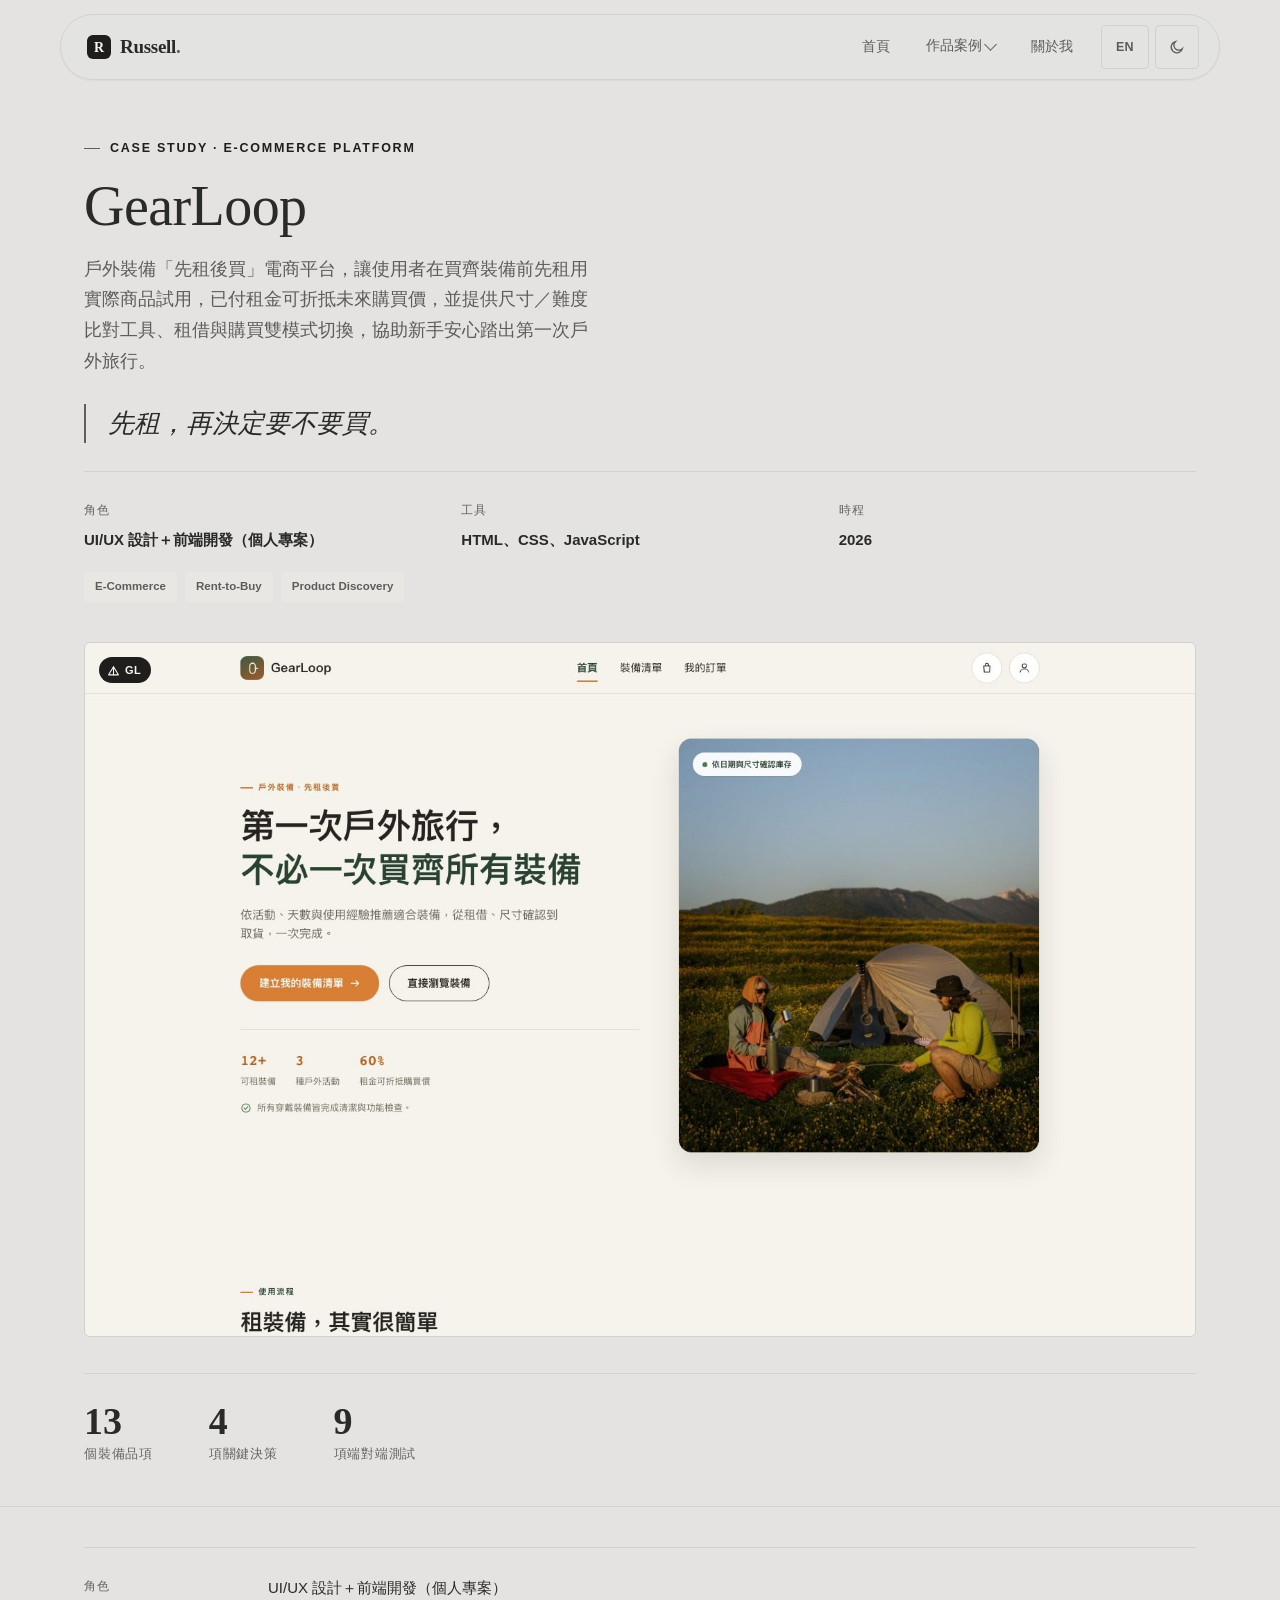
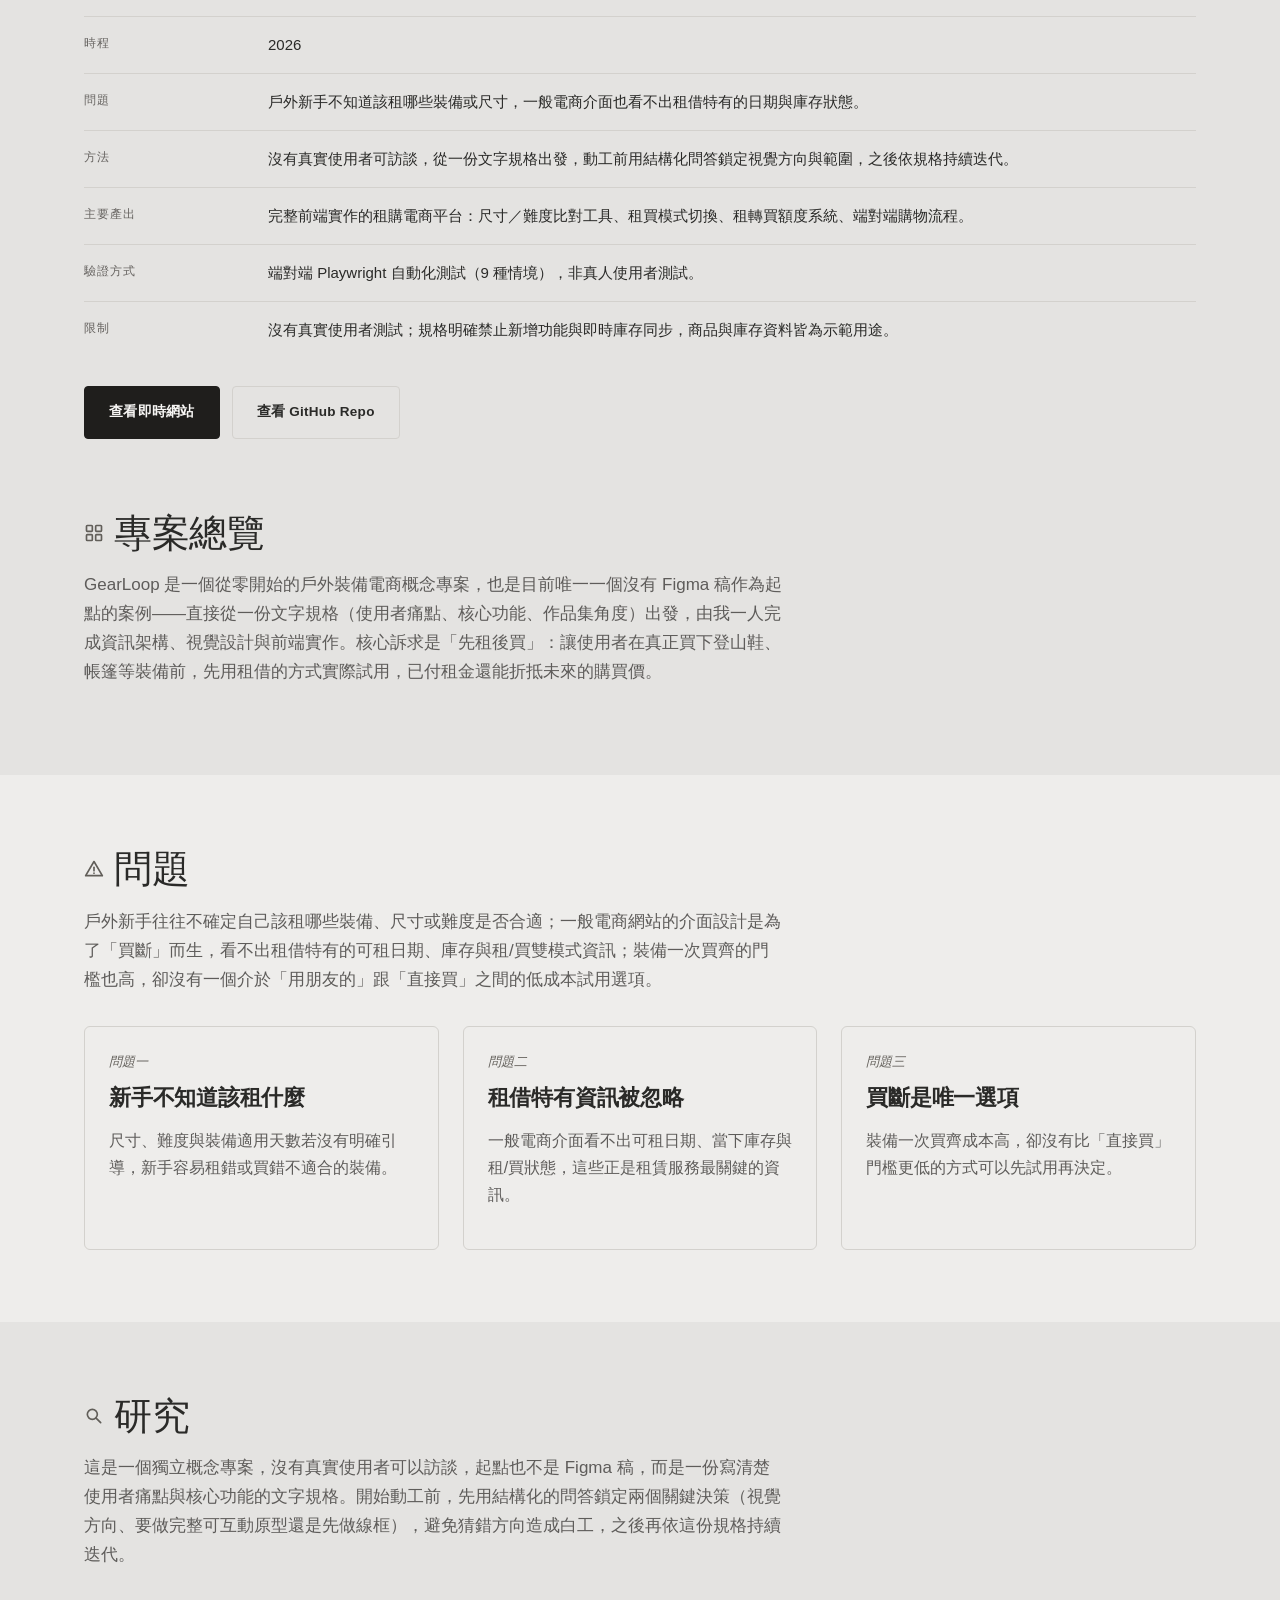
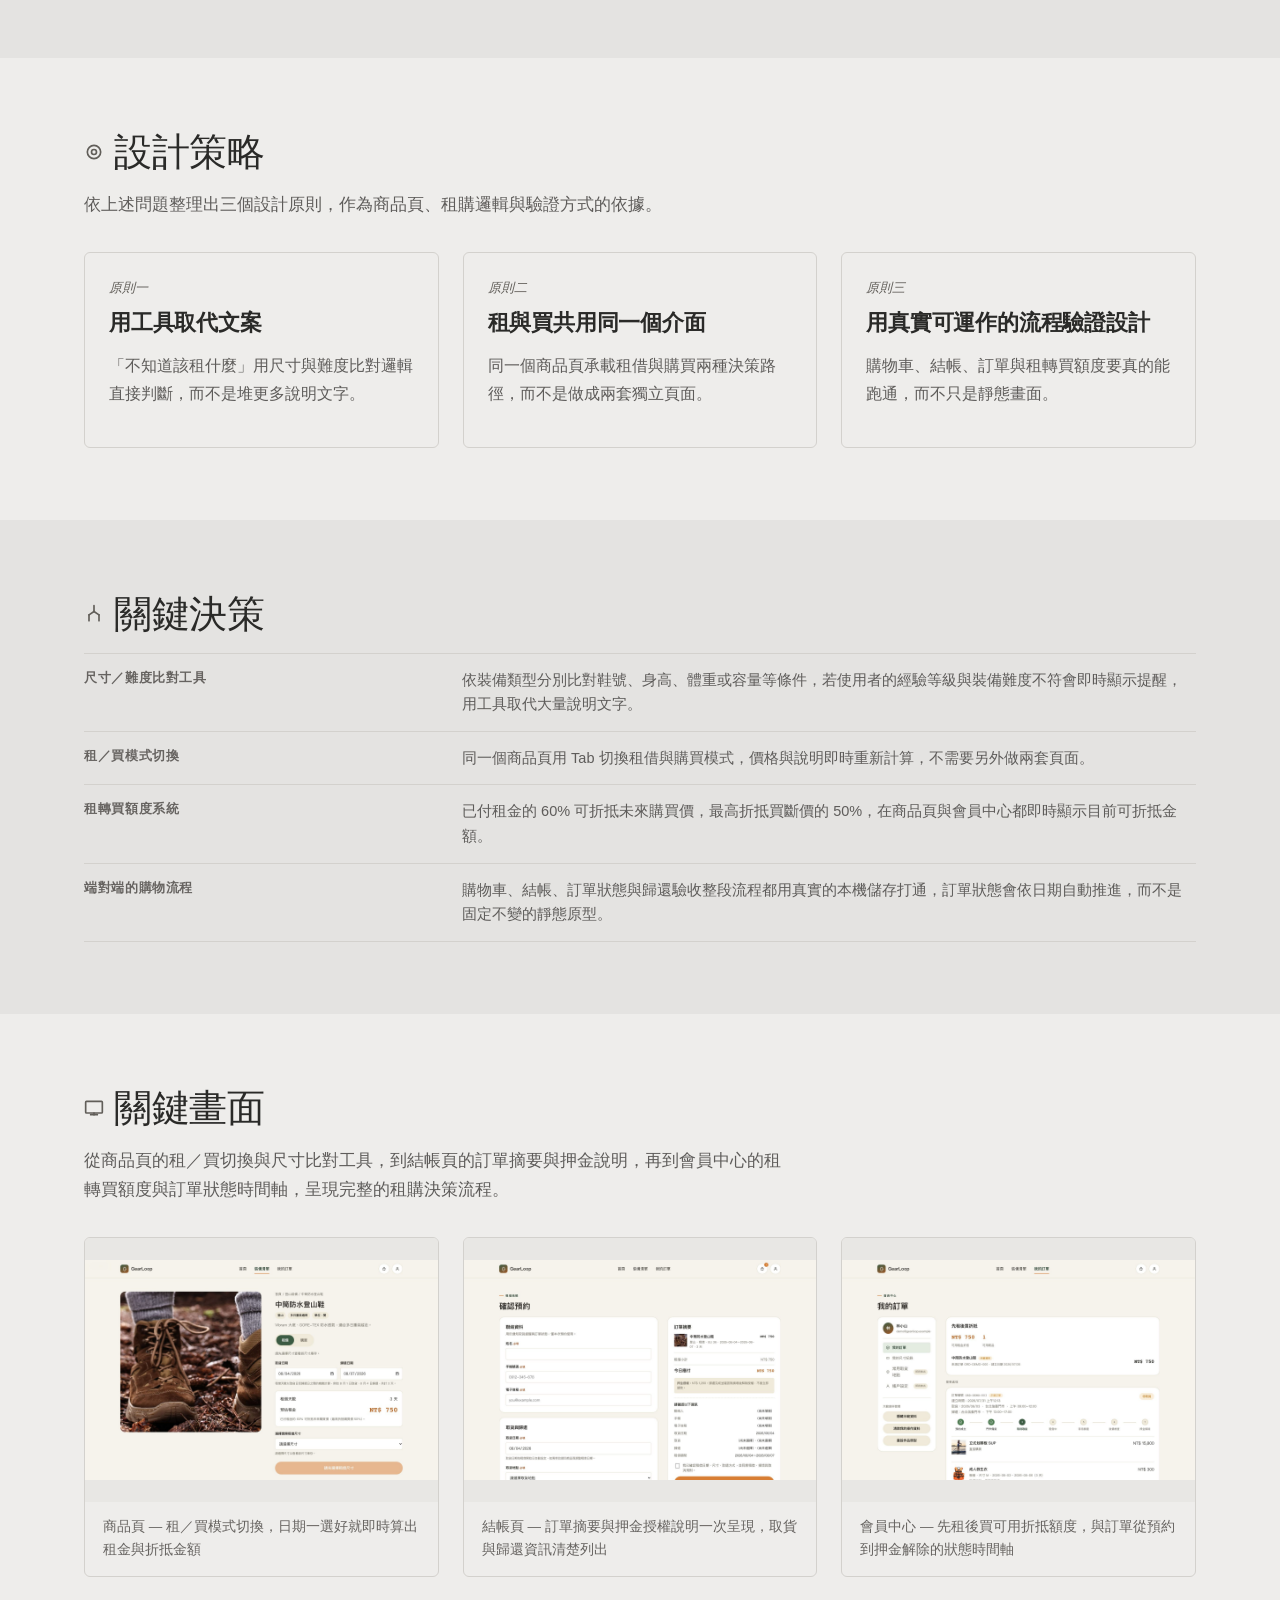
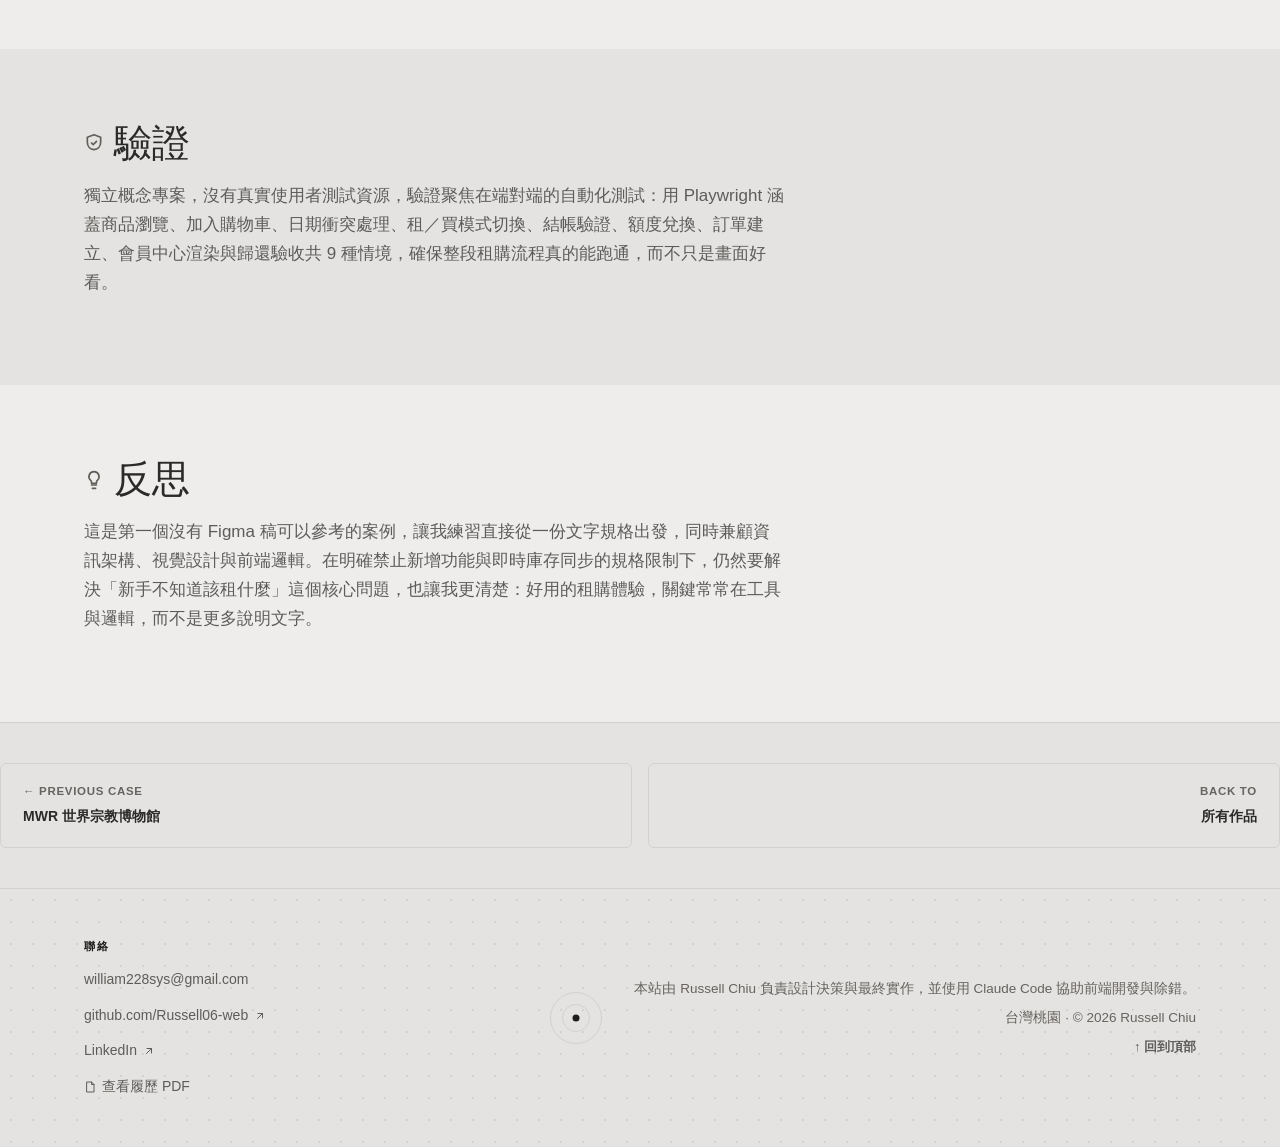
<file: projects/outdoor-gear-rental.html>
<!doctype html>
<html lang="zh-Hant">
<head>
<meta charset="UTF-8" />
<script>
(function () {
  var t = localStorage.getItem("theme");
  if (!t) t = window.matchMedia("(prefers-color-scheme: dark)").matches ? "dark" : "light";
  document.documentElement.setAttribute("data-theme", t);
  document.documentElement.setAttribute("data-lang", localStorage.getItem("lang") || "zh");
})();
</script>
<meta name="viewport" content="width=device-width, initial-scale=1" />
<title>GearLoop 戶外裝備租購平台 — Russell Chiu</title>
<meta name="description" content="先租後買戶外裝備電商概念平台：尺寸比對工具、租買模式切換、租轉買額度系統，完整前端實作。" />
<link rel="icon" type="image/png" sizes="32x32" href="../assets/favicon-32.png" />
<link rel="apple-touch-icon" sizes="180x180" href="../assets/favicon-180.png" />
<meta property="og:type" content="website" />
<meta property="og:title" content="GearLoop 戶外裝備租購平台 — Russell Chiu" />
<meta property="og:description" content="先租後買戶外裝備電商概念平台：尺寸比對工具、租買模式切換、租轉買額度系統，完整前端實作。" />
<meta property="og:url" content="https://russell06-web.github.io/projects/outdoor-gear-rental.html" />
<meta property="og:image" content="https://russell06-web.github.io/assets/images/shared/og-cover.jpg" />
<meta name="twitter:card" content="summary_large_image" />
<meta name="twitter:title" content="GearLoop 戶外裝備租購平台 — Russell Chiu" />
<meta name="twitter:description" content="先租後買戶外裝備電商概念平台：尺寸比對工具、租買模式切換、租轉買額度系統，完整前端實作。" />
<meta name="twitter:image" content="https://russell06-web.github.io/assets/images/shared/og-cover.jpg" />
<link rel="stylesheet" href="../css/style.css?v=20260720e" />
</head>
<body>
<a class="skip-link" href="#main-content" data-i18n="a11y.skip">跳至主要內容</a>

<nav class="site-nav">
  <div class="container nav-inner">
    <a href="../index.html" class="nav-logo" data-i18n-aria="nav.logoAria" aria-label="Russell Chiu，回到首頁">
      <svg class="nav-logo-badge" width="24" height="24" viewBox="0 0 24 24" xmlns="http://www.w3.org/2000/svg" aria-hidden="true" focusable="false">
        <rect x="0" y="0" width="24" height="24" rx="6" />
        <text x="12" y="17" font-family="Georgia, &apos;Times New Roman&apos;, serif" font-size="14" font-weight="700" text-anchor="middle">R</text>
      </svg>
      <svg width="78" height="22" viewBox="0 0 78 22" xmlns="http://www.w3.org/2000/svg" aria-hidden="true" focusable="false">
        <text x="0" y="17" font-family="Georgia, &apos;Times New Roman&apos;, &apos;Hiragino Sans&apos;, &apos;PingFang TC&apos;, serif" font-size="19" font-weight="600" letter-spacing="-0.3" fill="currentColor">Russell<tspan class="nav-logo-dot">.</tspan></text>
      </svg>
    </a>
    <div class="nav-right">
      <ul class="nav-links" id="primary-nav">
        <li><a href="../index.html" data-i18n="nav.home">首頁</a></li>
        <li class="has-dropdown">
          <button class="nav-link-btn active" aria-expanded="false" aria-controls="work-dropdown"><span data-i18n="nav.work">作品案例</span> <span class="nav-caret"></span></button>
          <div class="nav-dropdown" id="work-dropdown">
            <a href="volleyball-hub.html">Volleyball Hub<span class="dd-desc" data-i18n="nav.dd.volleyball">排球活動媒合平台</span></a>
            <a href="art-ticketing.html"><span data-i18n="nav.dd.ticketing.title">藝文票務管理後台</span><span class="dd-desc" data-i18n="nav.dd.ticketing.desc">B2B 票務管理系統</span></a>
            <a href="taiwan-tourbus.html"><span data-i18n="nav.dd.tourbus.title">台灣好行 RWD</span><span class="dd-desc" data-i18n="nav.dd.tourbus.desc">公共交通旅遊網站重設計</span></a>
            <a href="mwr-museum.html"><span data-i18n="nav.dd.mwr.title">MWR 世界宗教博物館</span><span class="dd-desc" data-i18n="nav.dd.mwr.desc">沉浸式博物館網站</span></a>
            <a href="outdoor-gear-rental.html" class="active"><span data-i18n="nav.dd.gearloop.title">GearLoop 戶外裝備租購平台</span><span class="dd-desc" data-i18n="nav.dd.gearloop.desc">先租後買電商平台</span></a>
          </div>
        </li>
        <li><a href="../about.html" data-i18n="nav.about">關於我</a></li>
      </ul>
      <div class="nav-controls">
        <button type="button" class="lang-toggle" aria-label="Switch language">EN</button>
        <button type="button" class="theme-toggle" aria-label="Toggle dark mode">
          <svg class="icon-sun" viewBox="0 0 24 24" width="16" height="16" fill="none" stroke="currentColor" stroke-width="2" stroke-linecap="round"><circle cx="12" cy="12" r="4"/><path d="M12 2v2M12 20v2M4.93 4.93l1.41 1.41M17.66 17.66l1.41 1.41M2 12h2M20 12h2M6.34 17.66l-1.41 1.41M19.07 4.93l-1.41 1.41"/></svg>
          <svg class="icon-moon" viewBox="0 0 24 24" width="16" height="16" fill="none" stroke="currentColor" stroke-width="2" stroke-linecap="round"><path d="M20 14.5A8.5 8.5 0 1 1 9.5 4a7 7 0 0 0 10.5 10.5z"/></svg>
        </button>
      </div>
      <button class="nav-toggle" aria-label="開啟選單" aria-expanded="false" aria-controls="primary-nav">
        <span></span><span></span><span></span>
      </button>
    </div>
  </div>
</nav>

<main id="main-content">
<header class="case-hero">
  <div class="container">
    <span class="eyebrow reveal">Case Study · E-Commerce Platform</span>
    <h1 class="reveal">GearLoop</h1>
    <p class="hero-lede reveal" data-i18n="ogr.lede">戶外裝備「先租後買」電商平台，讓使用者在買齊裝備前先租用實際商品試用，已付租金可折抵未來購買價，並提供尺寸／難度比對工具、租借與購買雙模式切換，協助新手安心踏出第一次戶外旅行。</p>

    <blockquote class="case-quote reveal" data-i18n="ogr.quote">先租，再決定要不要買。</blockquote>

    <dl class="case-meta reveal">
      <div><dt data-i18n="case.role.label">角色</dt><dd data-i18n="ogr.role.value">UI/UX 設計＋前端開發（個人專案）</dd></div>
      <div><dt data-i18n="case.tools.label">工具</dt><dd data-i18n="ogr.tools">HTML、CSS、JavaScript</dd></div>
      <div><dt data-i18n="case.timeline.label">時程</dt><dd>2026</dd></div>
    </dl>
    <div class="tag-row reveal">
      <span class="tag">E-Commerce</span>
      <span class="tag">Rent-to-Buy</span>
      <span class="tag">Product Discovery</span>
    </div>

    <div class="case-hero-image reveal">
      <span class="project-badge" aria-hidden="true"><svg viewBox="0 0 24 24" width="13" height="13" fill="none" stroke="currentColor" stroke-width="2" stroke-linecap="round" stroke-linejoin="round" aria-hidden="true"><path d="M3 20 12 5l9 15z"/><path d="M12 5v15"/></svg>GL</span>
      <img src="../assets/images/gearloop/hero.jpg" alt="GearLoop 首頁，帳篷露營情境照片與「先租後買」訴求文案" loading="eager" fetchpriority="high" decoding="async" />
    </div>

    <div class="case-stats reveal">
      <div class="case-stat"><span class="case-stat-num">13</span><span class="case-stat-label" data-i18n="ogr.stat1.label">個裝備品項</span></div>
      <div class="case-stat"><span class="case-stat-num">4</span><span class="case-stat-label" data-i18n="ogr.stat2.label">項關鍵決策</span></div>
      <div class="case-stat"><span class="case-stat-num">9</span><span class="case-stat-label" data-i18n="ogr.stat3.label">項端對端測試</span></div>
    </div>
  </div>
</header>

<div class="container">
  <dl class="case-snapshot reveal">
    <div class="case-snapshot-row"><dt data-i18n="case.snapshot.role">Role</dt><dd data-i18n="ogr.role.value">UI/UX 設計＋前端開發（個人專案）</dd></div>
    <div class="case-snapshot-row"><dt data-i18n="case.snapshot.timeline">Timeline</dt><dd>2026</dd></div>
    <div class="case-snapshot-row"><dt data-i18n="case.snapshot.problem">Problem</dt><dd data-i18n="ogr.snapshot.problem">戶外新手不知道該租哪些裝備或尺寸，一般電商介面也看不出租借特有的日期與庫存狀態。</dd></div>
    <div class="case-snapshot-row"><dt data-i18n="case.snapshot.method">Method</dt><dd data-i18n="ogr.snapshot.method">沒有真實使用者可訪談，從一份文字規格出發，動工前用結構化問答鎖定視覺方向與範圍，之後依規格持續迭代。</dd></div>
    <div class="case-snapshot-row"><dt data-i18n="case.snapshot.deliverables">Key Deliverables</dt><dd data-i18n="ogr.snapshot.deliverables">完整前端實作的租購電商平台：尺寸／難度比對工具、租買模式切換、租轉買額度系統、端對端購物流程。</dd></div>
    <div class="case-snapshot-row"><dt data-i18n="case.snapshot.validation">Validation</dt><dd data-i18n="ogr.snapshot.validation">端對端 Playwright 自動化測試（9 種情境），非真人使用者測試。</dd></div>
    <div class="case-snapshot-row"><dt data-i18n="case.snapshot.limitation">Limitation</dt><dd data-i18n="ogr.snapshot.limitation">沒有真實使用者測試；規格明確禁止新增功能與即時庫存同步，商品與庫存資料皆為示範用途。</dd></div>
  </dl>

  <div class="btn-row case-links reveal" role="group" data-i18n-aria="case.linksGroupLabel" aria-label="案例外部連結">
    <a href="https://russell06-web.github.io/outdoor-gear-rental/" target="_blank" rel="noopener noreferrer" class="btn btn-primary" data-i18n="case.viewLive" data-i18n-aria="ogr.aria.live" aria-label="查看 GearLoop 即時網站">查看即時網站</a>
    <a href="https://github.com/Russell06-web/outdoor-gear-rental" target="_blank" rel="noopener noreferrer" class="btn btn-ghost" data-i18n="case.viewGithub" data-i18n-aria="ogr.aria.github" aria-label="查看 GearLoop GitHub Repo">查看 GitHub Repo</a>
  </div>
</div>

<section class="case-section">
  <div class="container">
    <h2 class="reveal case-section-heading"><svg class="case-icon" aria-hidden="true" viewBox="0 0 24 24" width="20" height="20" fill="none" stroke="currentColor" stroke-width="2" stroke-linecap="round" stroke-linejoin="round"><rect x="3" y="3" width="7" height="7" rx="1"/><rect x="14" y="3" width="7" height="7" rx="1"/><rect x="3" y="14" width="7" height="7" rx="1"/><rect x="14" y="14" width="7" height="7" rx="1"/></svg><span data-i18n="case.section.overview">專案總覽</span></h2>
    <p class="lede reveal" data-i18n="ogr.overview">GearLoop 是一個從零開始的戶外裝備電商概念專案，也是目前唯一一個沒有 Figma 稿作為起點的案例——直接從一份文字規格（使用者痛點、核心功能、作品集角度）出發，由我一人完成資訊架構、視覺設計與前端實作。核心訴求是「先租後買」：讓使用者在真正買下登山鞋、帳篷等裝備前，先用租借的方式實際試用，已付租金還能折抵未來的購買價。</p>
  </div>
</section>

<section class="case-section">
  <div class="container">
    <h2 class="reveal case-section-heading"><svg class="case-icon" aria-hidden="true" viewBox="0 0 24 24" width="20" height="20" fill="none" stroke="currentColor" stroke-width="2" stroke-linecap="round" stroke-linejoin="round"><path d="M12 3 2 20h20L12 3z"/><path d="M12 10v4"/><path d="M12 17h.01"/></svg><span data-i18n="case.section.problem">問題</span></h2>
    <p class="lede reveal" data-i18n="ogr.background">戶外新手往往不確定自己該租哪些裝備、尺寸或難度是否合適；一般電商網站的介面設計是為了「買斷」而生，看不出租借特有的可租日期、庫存與租/買雙模式資訊；裝備一次買齊的門檻也高，卻沒有一個介於「用朋友的」跟「直接買」之間的低成本試用選項。</p>

    <div class="process-strip reveal">
      <div class="step">
        <span class="num" data-i18n="case.problem.1">問題一</span>
        <h3 data-i18n="ogr.problem.1.title">新手不知道該租什麼</h3>
        <p data-i18n="ogr.problem.1.desc">尺寸、難度與裝備適用天數若沒有明確引導，新手容易租錯或買錯不適合的裝備。</p>
      </div>
      <div class="step">
        <span class="num" data-i18n="case.problem.2">問題二</span>
        <h3 data-i18n="ogr.problem.2.title">租借特有資訊被忽略</h3>
        <p data-i18n="ogr.problem.2.desc">一般電商介面看不出可租日期、當下庫存與租/買狀態，這些正是租賃服務最關鍵的資訊。</p>
      </div>
      <div class="step">
        <span class="num" data-i18n="case.problem.3">問題三</span>
        <h3 data-i18n="ogr.problem.3.title">買斷是唯一選項</h3>
        <p data-i18n="ogr.problem.3.desc">裝備一次買齊成本高，卻沒有比「直接買」門檻更低的方式可以先試用再決定。</p>
      </div>
    </div>
  </div>
</section>

<section class="case-section">
  <div class="container">
    <h2 class="reveal case-section-heading"><svg class="case-icon" aria-hidden="true" viewBox="0 0 24 24" width="20" height="20" fill="none" stroke="currentColor" stroke-width="2" stroke-linecap="round" stroke-linejoin="round"><circle cx="10" cy="10" r="6"/><path d="M20 20l-5.5-5.5"/></svg><span data-i18n="case.section.research">研究</span></h2>
    <p class="lede reveal" data-i18n="ogr.research.desc">這是一個獨立概念專案，沒有真實使用者可以訪談，起點也不是 Figma 稿，而是一份寫清楚使用者痛點與核心功能的文字規格。開始動工前，先用結構化的問答鎖定兩個關鍵決策（視覺方向、要做完整可互動原型還是先做線框），避免猜錯方向造成白工，之後再依這份規格持續迭代。</p>
  </div>
</section>

<section class="case-section">
  <div class="container">
    <h2 class="reveal case-section-heading"><svg class="case-icon" aria-hidden="true" viewBox="0 0 24 24" width="20" height="20" fill="none" stroke="currentColor" stroke-width="2" stroke-linecap="round" stroke-linejoin="round"><circle cx="12" cy="12" r="8"/><circle cx="12" cy="12" r="3"/></svg><span data-i18n="case.section.strategy">設計策略</span></h2>
    <p class="lede reveal" data-i18n="ogr.strategy.desc">依上述問題整理出三個設計原則，作為商品頁、租購邏輯與驗證方式的依據。</p>

    <div class="process-strip reveal">
      <div class="step">
        <span class="num" data-i18n="case.strategy.1">原則一</span>
        <h3 data-i18n="ogr.strategy.1.title">用工具取代文案</h3>
        <p data-i18n="ogr.strategy.1.desc">「不知道該租什麼」用尺寸與難度比對邏輯直接判斷，而不是堆更多說明文字。</p>
      </div>
      <div class="step">
        <span class="num" data-i18n="case.strategy.2">原則二</span>
        <h3 data-i18n="ogr.strategy.2.title">租與買共用同一個介面</h3>
        <p data-i18n="ogr.strategy.2.desc">同一個商品頁承載租借與購買兩種決策路徑，而不是做成兩套獨立頁面。</p>
      </div>
      <div class="step">
        <span class="num" data-i18n="case.strategy.3">原則三</span>
        <h3 data-i18n="ogr.strategy.3.title">用真實可運作的流程驗證設計</h3>
        <p data-i18n="ogr.strategy.3.desc">購物車、結帳、訂單與租轉買額度要真的能跑通，而不只是靜態畫面。</p>
      </div>
    </div>
  </div>
</section>

<section class="case-section">
  <div class="container">
    <div class="reveal">
      <h2 class="case-section-heading"><svg class="case-icon" aria-hidden="true" viewBox="0 0 24 24" width="20" height="20" fill="none" stroke="currentColor" stroke-width="2" stroke-linecap="round" stroke-linejoin="round"><path d="M12 2v7"/><path d="M12 9 6 13"/><path d="M12 9l6 4"/><path d="M6 13v7"/><path d="M18 13v7"/></svg><span data-i18n="case.section.decisions">關鍵決策</span></h2>
      <table class="skill-table">
        <tr>
          <th data-i18n="ogr.decisions.1.point">尺寸／難度比對工具</th>
          <td data-i18n="ogr.decisions.1.reason">依裝備類型分別比對鞋號、身高、體重或容量等條件，若使用者的經驗等級與裝備難度不符會即時顯示提醒，用工具取代大量說明文字。</td>
        </tr>
        <tr>
          <th data-i18n="ogr.decisions.2.point">租／買模式切換</th>
          <td data-i18n="ogr.decisions.2.reason">同一個商品頁用 Tab 切換租借與購買模式，價格與說明即時重新計算，不需要另外做兩套頁面。</td>
        </tr>
        <tr>
          <th data-i18n="ogr.decisions.3.point">租轉買額度系統</th>
          <td data-i18n="ogr.decisions.3.reason">已付租金的 60% 可折抵未來購買價，最高折抵買斷價的 50%，在商品頁與會員中心都即時顯示目前可折抵金額。</td>
        </tr>
        <tr>
          <th data-i18n="ogr.decisions.4.point">端對端的購物流程</th>
          <td data-i18n="ogr.decisions.4.reason">購物車、結帳、訂單狀態與歸還驗收整段流程都用真實的本機儲存打通，訂單狀態會依日期自動推進，而不是固定不變的靜態原型。</td>
        </tr>
      </table>
    </div>
  </div>
</section>

<section class="case-section">
  <div class="container">
    <h2 class="reveal case-section-heading"><svg class="case-icon" aria-hidden="true" viewBox="0 0 24 24" width="20" height="20" fill="none" stroke="currentColor" stroke-width="2" stroke-linecap="round" stroke-linejoin="round"><rect x="2" y="4" width="20" height="14" rx="1"/><path d="M8 20h8"/><path d="M12 18v2"/></svg><span data-i18n="case.section.screens">關鍵畫面</span></h2>
    <p class="lede reveal" data-i18n="ogr.screens.desc">從商品頁的租／買切換與尺寸比對工具，到結帳頁的訂單摘要與押金說明，再到會員中心的租轉買額度與訂單狀態時間軸，呈現完整的租購決策流程。</p>

    <div class="shot-gallery reveal">
      <figure>
        <div class="frame"><img src="../assets/images/gearloop/product.jpg" alt="商品頁面，含租／買模式切換、日期選擇與即時價格計算" loading="lazy" decoding="async" /></div>
        <figcaption data-i18n="ogr.shot.product">商品頁 — 租／買模式切換，日期一選好就即時算出租金與折抵金額</figcaption>
      </figure>
      <figure>
        <div class="frame"><img src="../assets/images/gearloop/checkout.jpg" alt="結帳頁面，含訂單摘要、押金授權說明與取貨資訊" loading="lazy" decoding="async" /></div>
        <figcaption data-i18n="ogr.shot.checkout">結帳頁 — 訂單摘要與押金授權說明一次呈現，取貨與歸還資訊清楚列出</figcaption>
      </figure>
      <figure>
        <div class="frame"><img src="../assets/images/gearloop/account.jpg" alt="會員中心頁面，含先租後買折抵額度與訂單狀態時間軸" loading="lazy" decoding="async" /></div>
        <figcaption data-i18n="ogr.shot.account">會員中心 — 先租後買可用折抵額度，與訂單從預約到押金解除的狀態時間軸</figcaption>
      </figure>
    </div>
  </div>
</section>

<section class="case-section">
  <div class="container">
    <h2 class="reveal case-section-heading"><svg class="case-icon" aria-hidden="true" viewBox="0 0 24 24" width="20" height="20" fill="none" stroke="currentColor" stroke-width="2" stroke-linecap="round" stroke-linejoin="round"><path d="M12 2 4 5v6c0 5 3.5 8.5 8 9 4.5-.5 8-4 8-9V5l-8-3z"/><path d="m9 12 2 2 4-4"/></svg><span data-i18n="case.section.validation">驗證</span></h2>
    <p class="lede reveal" data-i18n="ogr.validation">獨立概念專案，沒有真實使用者測試資源，驗證聚焦在端對端的自動化測試：用 Playwright 涵蓋商品瀏覽、加入購物車、日期衝突處理、租／買模式切換、結帳驗證、額度兌換、訂單建立、會員中心渲染與歸還驗收共 9 種情境，確保整段租購流程真的能跑通，而不只是畫面好看。</p>
  </div>
</section>

<section class="case-section">
  <div class="container">
    <h2 class="reveal case-section-heading"><svg class="case-icon" aria-hidden="true" viewBox="0 0 24 24" width="20" height="20" fill="none" stroke="currentColor" stroke-width="2" stroke-linecap="round" stroke-linejoin="round"><path d="M9 18h6"/><path d="M10 22h4"/><path d="M12 2a6 6 0 0 0-4 10.5c.6.5 1 1.3 1 2.1V16h6v-1.4c0-.8.4-1.6 1-2.1A6 6 0 0 0 12 2z"/></svg><span data-i18n="case.section.reflection">反思</span></h2>
    <p class="lede reveal" data-i18n="ogr.outcome">這是第一個沒有 Figma 稿可以參考的案例，讓我練習直接從一份文字規格出發，同時兼顧資訊架構、視覺設計與前端邏輯。在明確禁止新增功能與即時庫存同步的規格限制下，仍然要解決「新手不知道該租什麼」這個核心問題，也讓我更清楚：好用的租購體驗，關鍵常常在工具與邏輯，而不是更多說明文字。</p>
  </div>
</section>

<nav class="case-nav">
  <a href="mwr-museum.html"><span class="dir">← Previous Case</span><span data-i18n="nav.dd.mwr.title">MWR 世界宗教博物館</span></a>
  <a href="../index.html" class="next"><span class="dir">Back to</span><span data-i18n="case.nav.allWork">所有作品</span></a>
</nav>
</main>

<footer class="site-footer">
  <div class="container footer-grid">
    <div class="footer-contact">
      <span class="footer-label" data-i18n="footer.contactLabel">聯絡</span>
      <a href="mailto:william228sys@gmail.com" class="footer-contact-link">william228sys@gmail.com</a>
      <a href="https://github.com/Russell06-web" target="_blank" rel="noopener" class="footer-contact-link">github.com/Russell06-web <svg class="icon-external" aria-hidden="true" viewBox="0 0 24 24" width="12" height="12" fill="none" stroke="currentColor" stroke-width="2" stroke-linecap="round" stroke-linejoin="round"><path d="M7 17 17 7M8 7h9v9"/></svg></a>
      <a href="https://www.linkedin.com/in/志綸-邱-9a3a23399/" target="_blank" rel="noopener" class="footer-contact-link">LinkedIn <svg class="icon-external" aria-hidden="true" viewBox="0 0 24 24" width="12" height="12" fill="none" stroke="currentColor" stroke-width="2" stroke-linecap="round" stroke-linejoin="round"><path d="M7 17 17 7M8 7h9v9"/></svg></a>
      <a href="../assets/resume/Russell-Chiu-Resume.pdf" target="_blank" rel="noopener" class="footer-contact-link"><svg class="btn-icon" aria-hidden="true" viewBox="0 0 24 24" width="12" height="12" fill="none" stroke="currentColor" stroke-width="2" stroke-linecap="round" stroke-linejoin="round"><path d="M6 2h9l5 5v15H6z"/><path d="M15 2v5h5"/></svg><span data-i18n="about.hero.resumeBtn">查看履歷 PDF</span></a>
    </div>
    <div class="footer-mark" aria-hidden="true">
      <span class="footer-mark-ring"></span>
      <span class="footer-mark-dot"></span>
    </div>
    <div class="footer-info">
      <p data-i18n="footer.tagline">本站以 Claude Code 開發，設計與程式皆為本人作品。</p>
      <span class="footer-meta" data-i18n="footer.meta">台灣桃園 · © 2026 Russell Chiu</span>
      <a href="#main-content" class="footer-top"><span aria-hidden="true">↑</span> <span data-i18n="footer.backTop">回到頂部</span></a>
    </div>
  </div>
</footer>

<script src="../js/i18n.js"></script>
<script src="../js/main.js"></script>
</body>
</html>
</file>
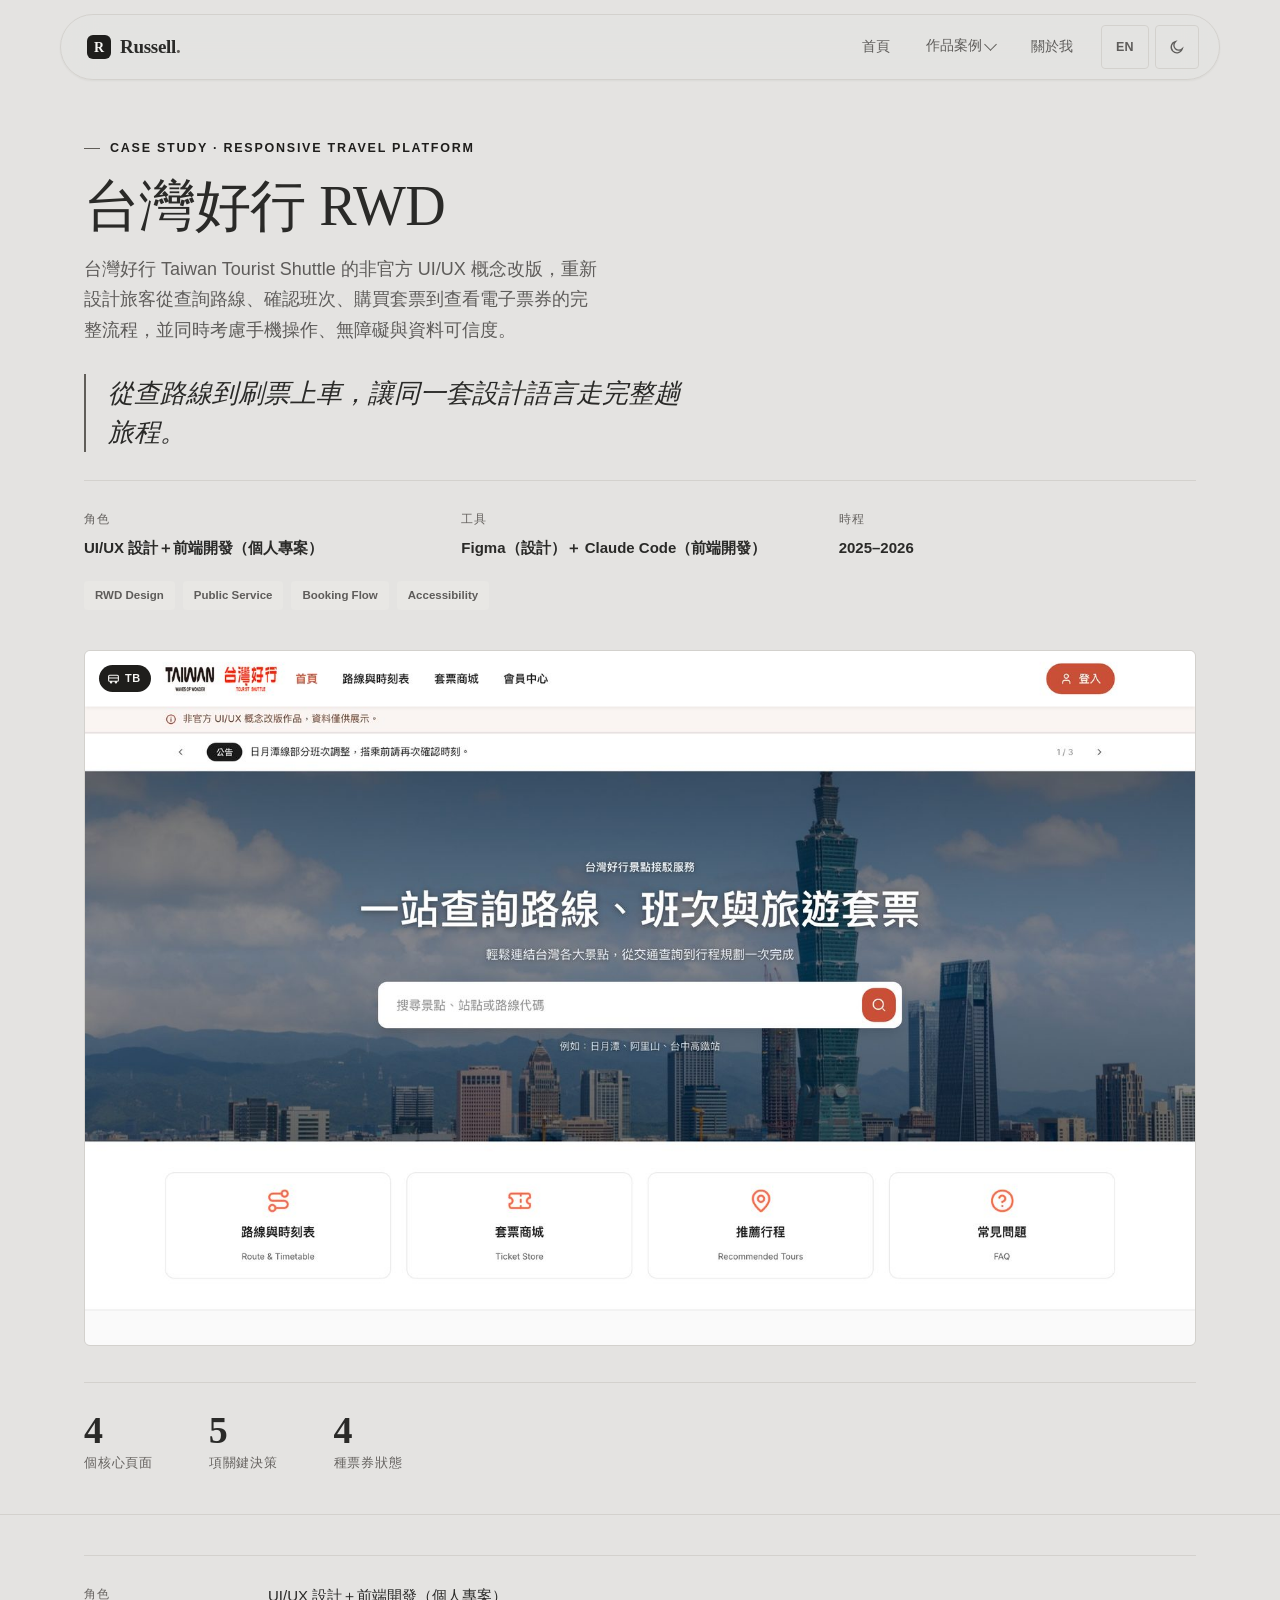
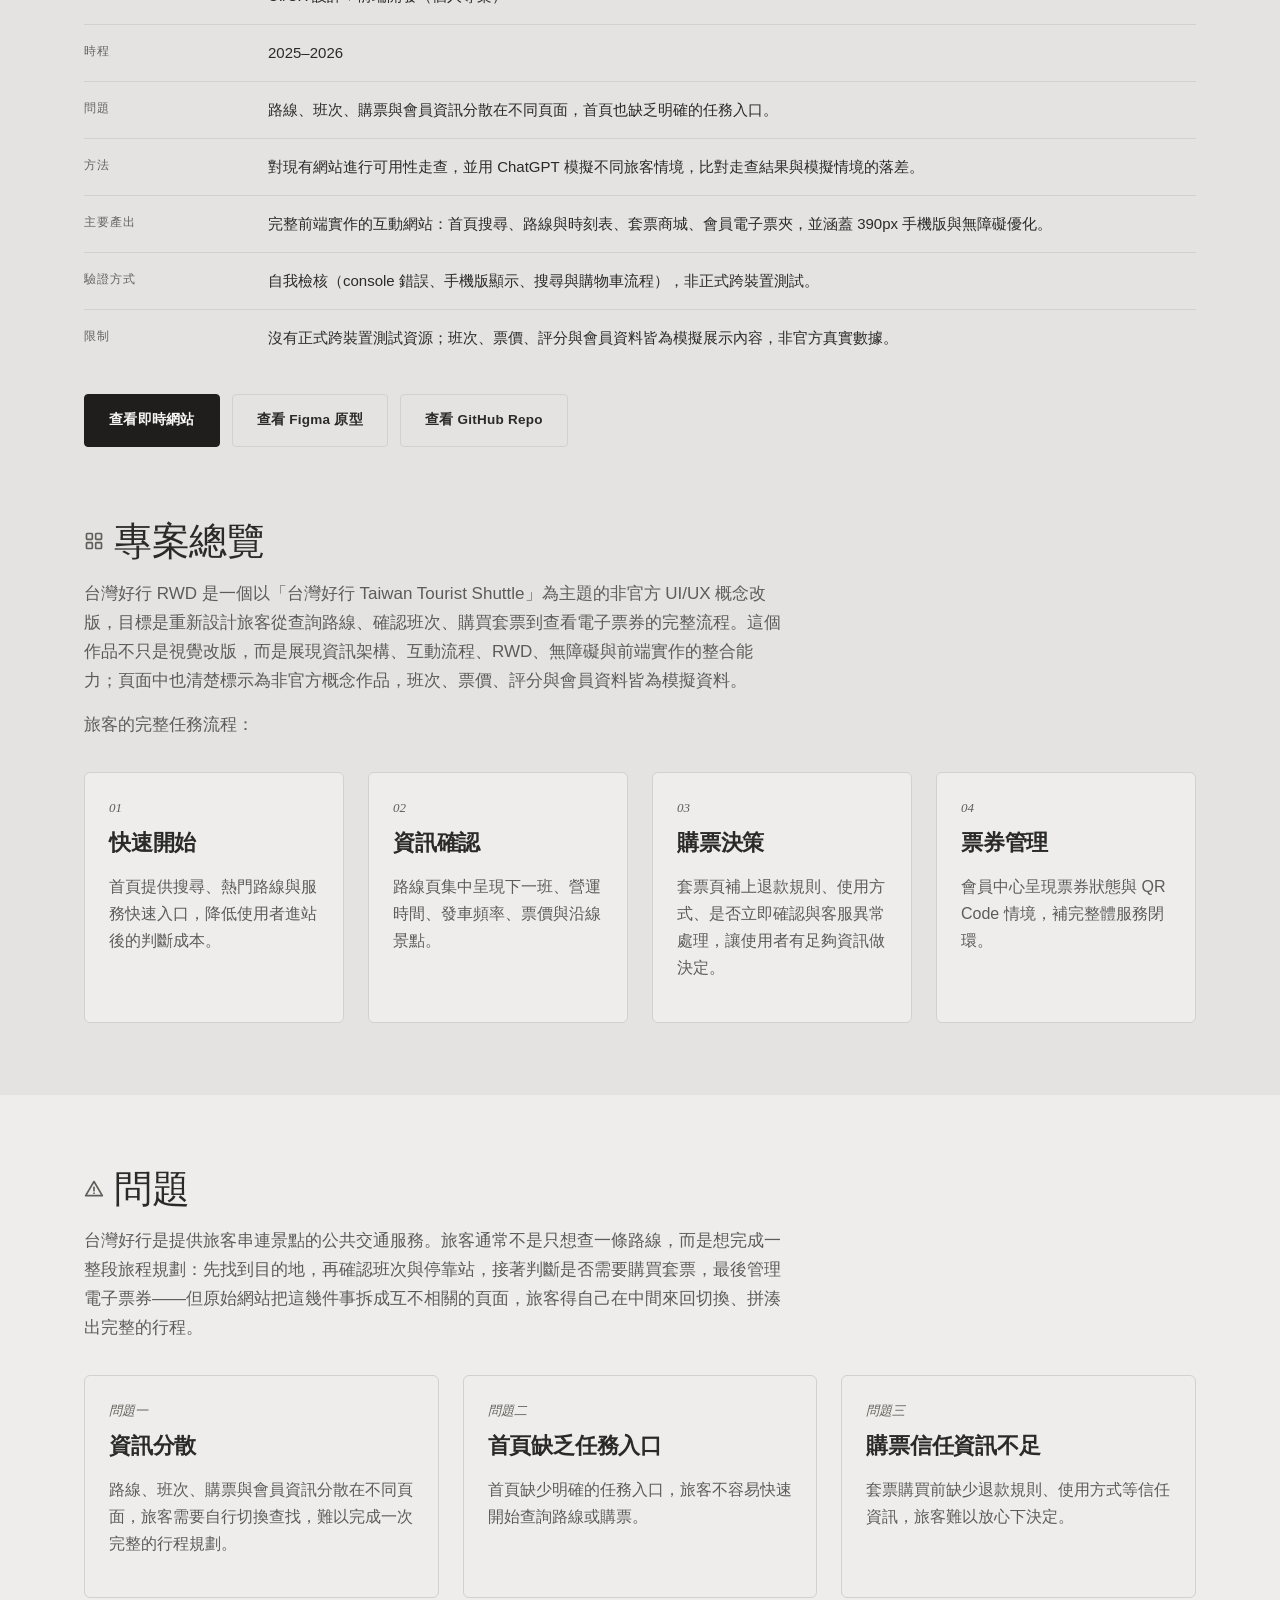
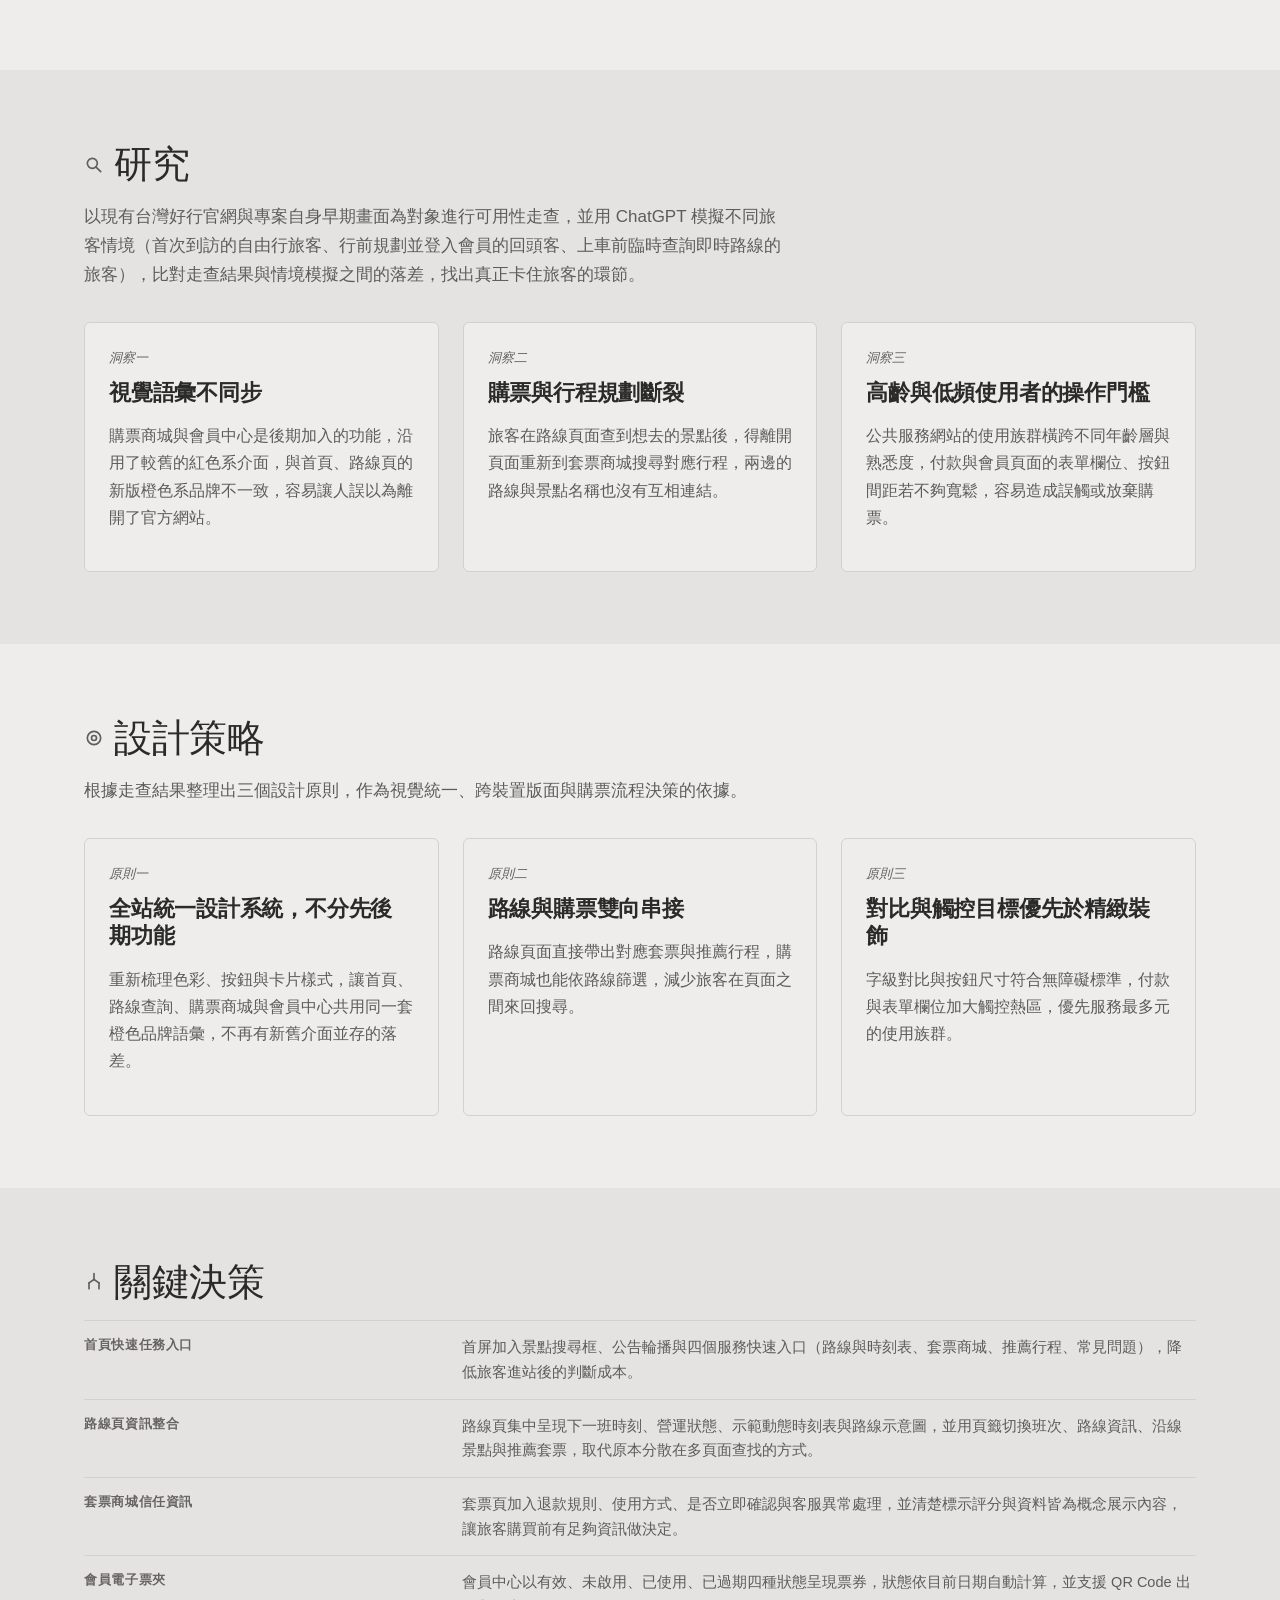
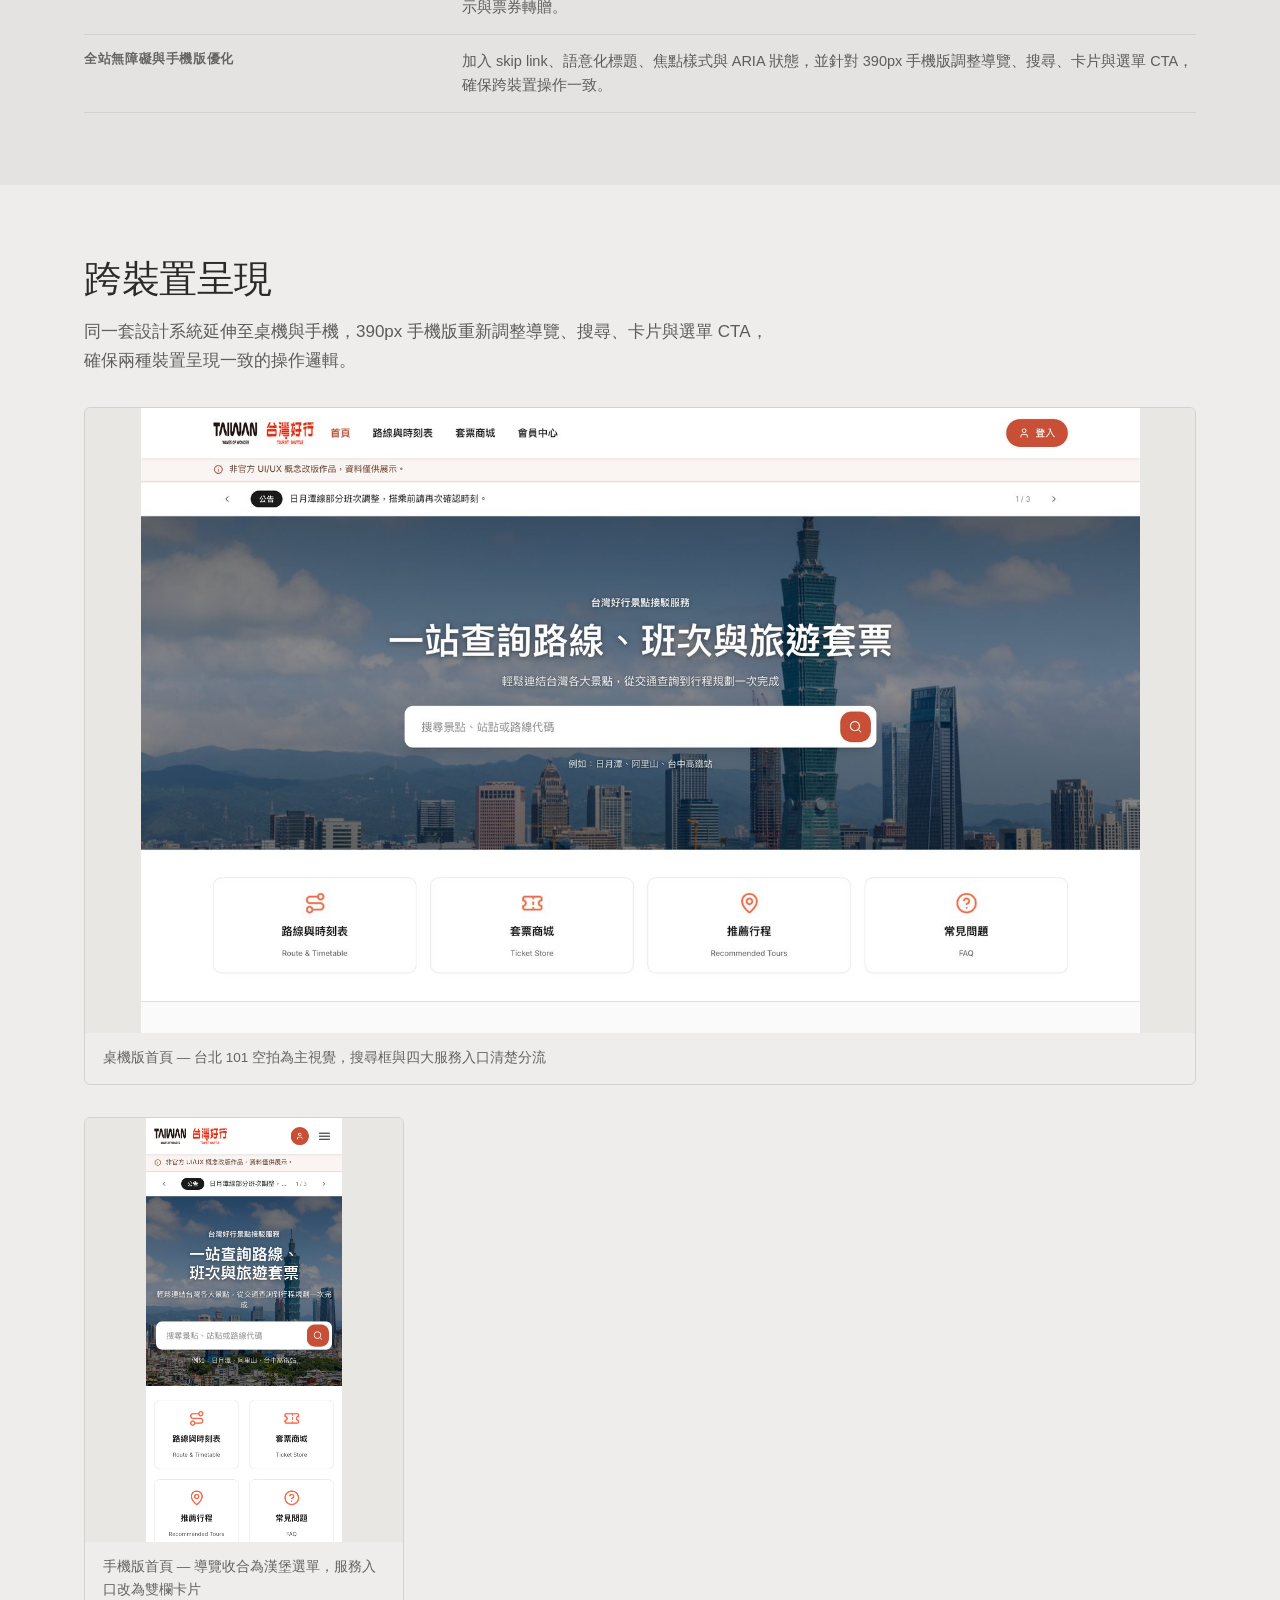
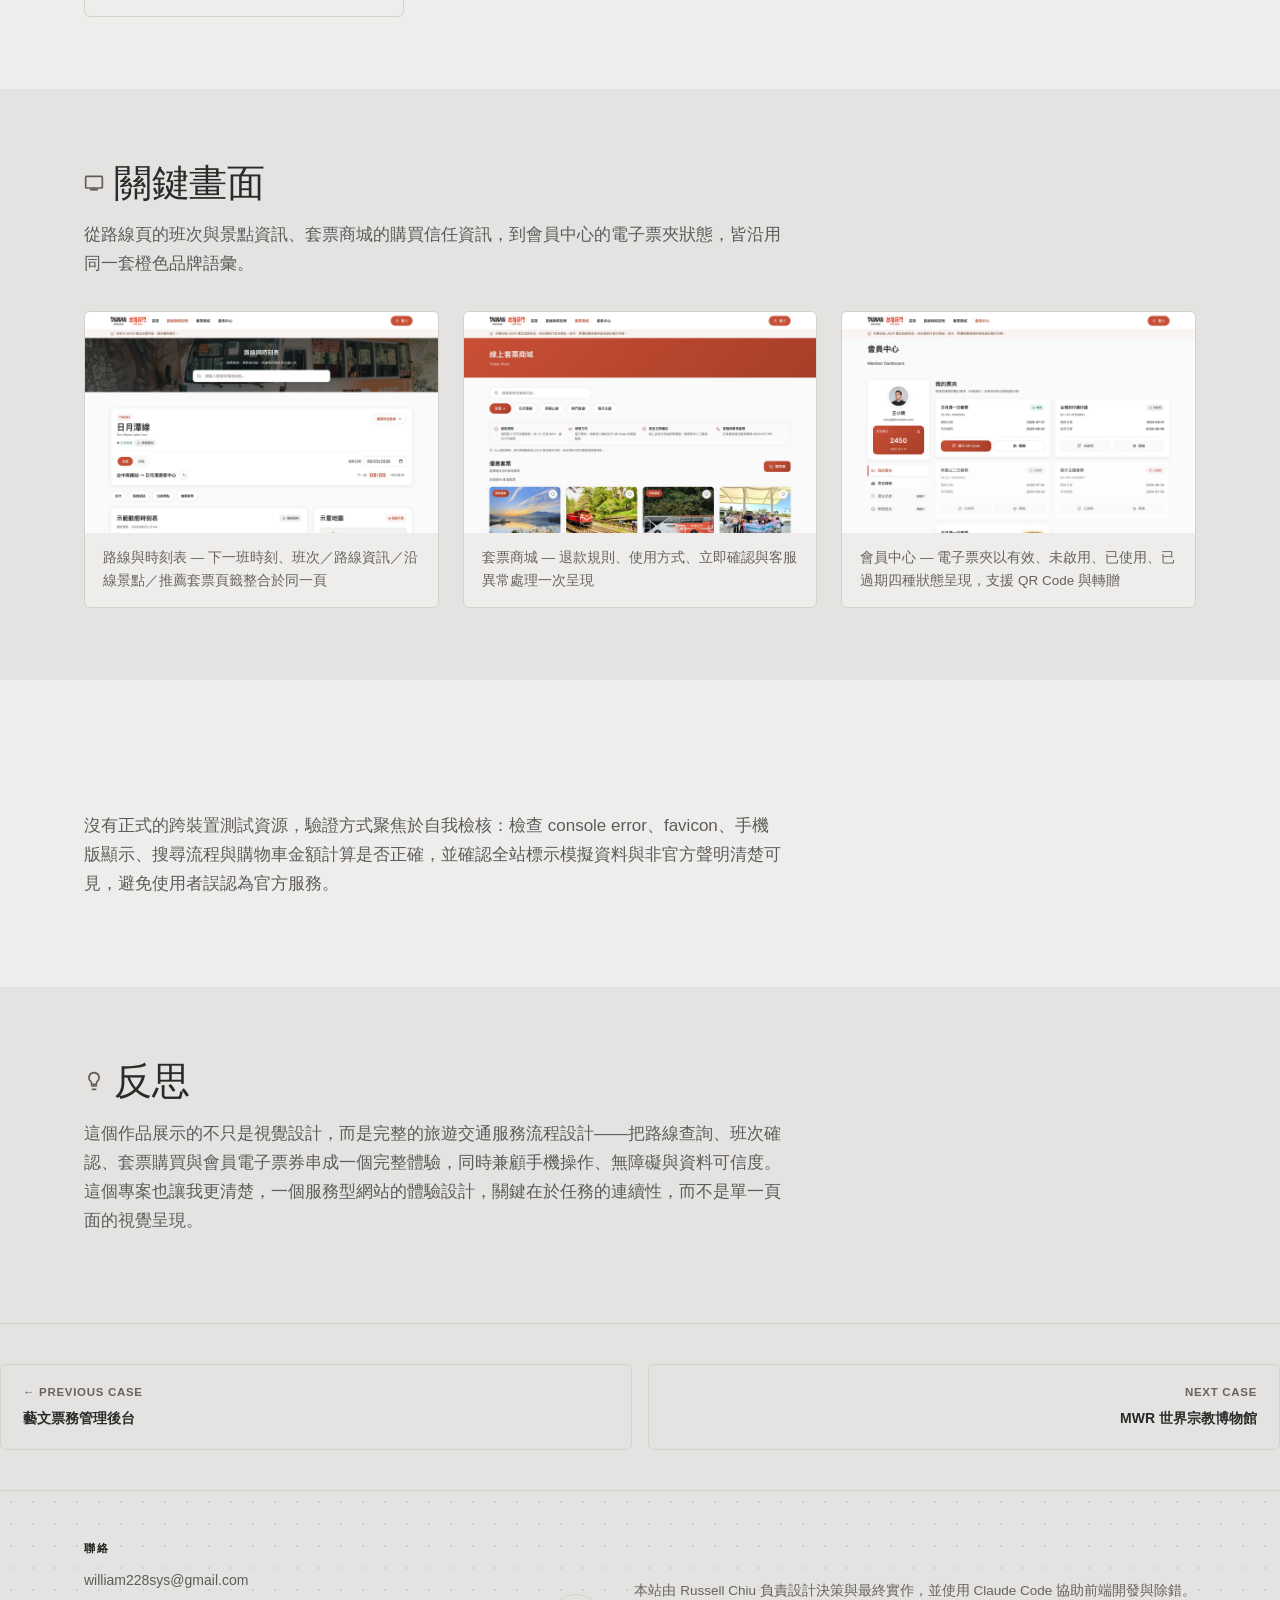
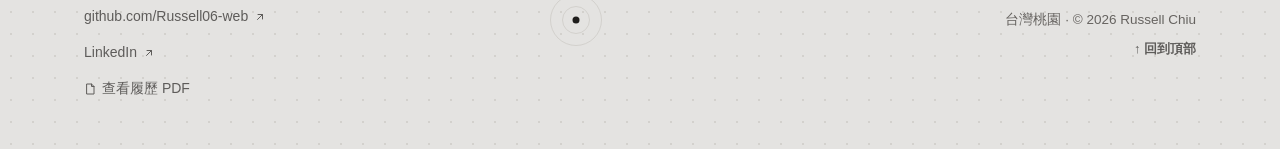
<file: projects/taiwan-tourbus.html>
<!doctype html>
<html lang="zh-Hant">
<head>
<meta charset="UTF-8" />
<script>
(function () {
  var t = localStorage.getItem("theme");
  if (!t) t = window.matchMedia("(prefers-color-scheme: dark)").matches ? "dark" : "light";
  document.documentElement.setAttribute("data-theme", t);
  document.documentElement.setAttribute("data-lang", localStorage.getItem("lang") || "zh");
})();
</script>
<meta name="viewport" content="width=device-width, initial-scale=1" />
<title>台灣好行 RWD — Russell Chiu</title>
<meta name="description" content="台灣好行 Taiwan Tourist Shuttle 非官方 UI/UX 概念改版：路線查詢、購票、會員電子票夾的完整前端實作。" />
<link rel="icon" type="image/png" sizes="32x32" href="../assets/favicon-32.png" />
<link rel="apple-touch-icon" sizes="180x180" href="../assets/favicon-180.png" />
<meta property="og:type" content="website" />
<meta property="og:title" content="台灣好行 RWD — Russell Chiu" />
<meta property="og:description" content="台灣好行 Taiwan Tourist Shuttle 非官方 UI/UX 概念改版：路線查詢、購票、會員電子票夾的完整前端實作。" />
<meta property="og:url" content="https://russell06-web.github.io/projects/taiwan-tourbus.html" />
<meta property="og:image" content="https://russell06-web.github.io/assets/images/shared/og-cover.jpg" />
<meta name="twitter:card" content="summary_large_image" />
<meta name="twitter:title" content="台灣好行 RWD — Russell Chiu" />
<meta name="twitter:description" content="台灣好行 Taiwan Tourist Shuttle 非官方 UI/UX 概念改版：路線查詢、購票、會員電子票夾的完整前端實作。" />
<meta name="twitter:image" content="https://russell06-web.github.io/assets/images/shared/og-cover.jpg" />
<link rel="stylesheet" href="../css/style.css?v=20260720e" />
</head>
<body>
<a class="skip-link" href="#main-content" data-i18n="a11y.skip">跳至主要內容</a>

<nav class="site-nav">
  <div class="container nav-inner">
    <a href="../index.html" class="nav-logo" data-i18n-aria="nav.logoAria" aria-label="Russell Chiu，回到首頁">
      <svg class="nav-logo-badge" width="24" height="24" viewBox="0 0 24 24" xmlns="http://www.w3.org/2000/svg" aria-hidden="true" focusable="false">
        <rect x="0" y="0" width="24" height="24" rx="6" />
        <text x="12" y="17" font-family="Georgia, &apos;Times New Roman&apos;, serif" font-size="14" font-weight="700" text-anchor="middle">R</text>
      </svg>
      <svg width="78" height="22" viewBox="0 0 78 22" xmlns="http://www.w3.org/2000/svg" aria-hidden="true" focusable="false">
        <text x="0" y="17" font-family="Georgia, &apos;Times New Roman&apos;, &apos;Hiragino Sans&apos;, &apos;PingFang TC&apos;, serif" font-size="19" font-weight="600" letter-spacing="-0.3" fill="currentColor">Russell<tspan class="nav-logo-dot">.</tspan></text>
      </svg>
    </a>
    <div class="nav-right">
      <ul class="nav-links" id="primary-nav">
        <li><a href="../index.html" data-i18n="nav.home">首頁</a></li>
        <li class="has-dropdown">
          <button class="nav-link-btn active" aria-expanded="false" aria-controls="work-dropdown"><span data-i18n="nav.work">作品案例</span> <span class="nav-caret"></span></button>
          <div class="nav-dropdown" id="work-dropdown">
            <a href="volleyball-hub.html">Volleyball Hub<span class="dd-desc" data-i18n="nav.dd.volleyball">排球活動媒合平台</span></a>
            <a href="art-ticketing.html"><span data-i18n="nav.dd.ticketing.title">藝文票務管理後台</span><span class="dd-desc" data-i18n="nav.dd.ticketing.desc">B2B 票務管理系統</span></a>
            <a href="taiwan-tourbus.html" class="active"><span data-i18n="nav.dd.tourbus.title">台灣好行 RWD</span><span class="dd-desc" data-i18n="nav.dd.tourbus.desc">公共交通旅遊網站重設計</span></a>
            <a href="mwr-museum.html"><span data-i18n="nav.dd.mwr.title">MWR 世界宗教博物館</span><span class="dd-desc" data-i18n="nav.dd.mwr.desc">沉浸式博物館網站</span></a>
            <a href="outdoor-gear-rental.html"><span data-i18n="nav.dd.gearloop.title">GearLoop 戶外裝備租購平台</span><span class="dd-desc" data-i18n="nav.dd.gearloop.desc">先租後買電商平台</span></a>
          </div>
        </li>
        <li><a href="../about.html" data-i18n="nav.about">關於我</a></li>
      </ul>
      <div class="nav-controls">
        <button type="button" class="lang-toggle" aria-label="Switch language">EN</button>
        <button type="button" class="theme-toggle" aria-label="Toggle dark mode">
          <svg class="icon-sun" viewBox="0 0 24 24" width="16" height="16" fill="none" stroke="currentColor" stroke-width="2" stroke-linecap="round"><circle cx="12" cy="12" r="4"/><path d="M12 2v2M12 20v2M4.93 4.93l1.41 1.41M17.66 17.66l1.41 1.41M2 12h2M20 12h2M6.34 17.66l-1.41 1.41M19.07 4.93l-1.41 1.41"/></svg>
          <svg class="icon-moon" viewBox="0 0 24 24" width="16" height="16" fill="none" stroke="currentColor" stroke-width="2" stroke-linecap="round"><path d="M20 14.5A8.5 8.5 0 1 1 9.5 4a7 7 0 0 0 10.5 10.5z"/></svg>
        </button>
      </div>
      <button class="nav-toggle" aria-label="開啟選單" aria-expanded="false" aria-controls="primary-nav">
        <span></span><span></span><span></span>
      </button>
    </div>
  </div>
</nav>

<main id="main-content">
<header class="case-hero">
  <div class="container">
    <span class="eyebrow reveal">Case Study · Responsive Travel Platform</span>
    <h1 class="reveal" data-i18n="nav.dd.tourbus.title">台灣好行 RWD</h1>
    <p class="hero-lede reveal" data-i18n="tb.lede">台灣好行 Taiwan Tourist Shuttle 的非官方 UI/UX 概念改版，重新設計旅客從查詢路線、確認班次、購買套票到查看電子票券的完整流程，並同時考慮手機操作、無障礙與資料可信度。</p>

    <blockquote class="case-quote reveal" data-i18n="tb.quote">從查路線到刷票上車，讓同一套設計語言走完整趟旅程。</blockquote>

    <dl class="case-meta reveal">
      <div><dt data-i18n="case.role.label">角色</dt><dd data-i18n="tb.role.value">UI/UX 設計＋前端開發（個人專案）</dd></div>
      <div><dt data-i18n="case.tools.label">工具</dt><dd data-i18n="tb.tools">Figma（設計）＋ Claude Code（前端開發）</dd></div>
      <div><dt data-i18n="case.timeline.label">時程</dt><dd>2025–2026</dd></div>
    </dl>
    <div class="tag-row reveal">
      <span class="tag">RWD Design</span>
      <span class="tag">Public Service</span>
      <span class="tag">Booking Flow</span>
      <span class="tag">Accessibility</span>
    </div>

    <div class="case-hero-image reveal">
      <span class="project-badge" aria-hidden="true"><svg viewBox="0 0 24 24" width="13" height="13" fill="none" stroke="currentColor" stroke-width="2" stroke-linecap="round" stroke-linejoin="round" aria-hidden="true"><rect x="3" y="6" width="18" height="11" rx="2"/><path d="M3 11h18"/><circle cx="7.5" cy="19" r="1.3"/><circle cx="16.5" cy="19" r="1.3"/></svg>TB</span>
      <img src="../assets/images/tourbus/hero.jpg" alt="台灣好行 RWD 改版首頁，台北101空拍主視覺搭配景點搜尋列與四大服務入口" loading="eager" fetchpriority="high" decoding="async" />
    </div>

    <div class="case-stats reveal">
      <div class="case-stat"><span class="case-stat-num">4</span><span class="case-stat-label" data-i18n="tb.stat1.label">個核心頁面</span></div>
      <div class="case-stat"><span class="case-stat-num">5</span><span class="case-stat-label" data-i18n="tb.stat2.label">項關鍵決策</span></div>
      <div class="case-stat"><span class="case-stat-num">4</span><span class="case-stat-label" data-i18n="tb.stat3.label">種票券狀態</span></div>
    </div>
  </div>
</header>

<div class="container">
  <dl class="case-snapshot reveal">
    <div class="case-snapshot-row"><dt data-i18n="case.snapshot.role">Role</dt><dd data-i18n="tb.role.value">UI/UX 設計＋前端開發（個人專案）</dd></div>
    <div class="case-snapshot-row"><dt data-i18n="case.snapshot.timeline">Timeline</dt><dd>2025–2026</dd></div>
    <div class="case-snapshot-row"><dt data-i18n="case.snapshot.problem">Problem</dt><dd data-i18n="tb.snapshot.problem">路線、班次、購票與會員資訊分散在不同頁面，首頁也缺乏明確的任務入口。</dd></div>
    <div class="case-snapshot-row"><dt data-i18n="case.snapshot.method">Method</dt><dd data-i18n="tb.snapshot.method">對現有網站進行可用性走查，並用 ChatGPT 模擬不同旅客情境，比對走查結果與模擬情境的落差。</dd></div>
    <div class="case-snapshot-row"><dt data-i18n="case.snapshot.deliverables">Key Deliverables</dt><dd data-i18n="tb.snapshot.deliverables">完整前端實作的互動網站：首頁搜尋、路線與時刻表、套票商城、會員電子票夾，並涵蓋 390px 手機版與無障礙優化。</dd></div>
    <div class="case-snapshot-row"><dt data-i18n="case.snapshot.validation">Validation</dt><dd data-i18n="tb.snapshot.validation">自我檢核（console 錯誤、手機版顯示、搜尋與購物車流程），非正式跨裝置測試。</dd></div>
    <div class="case-snapshot-row"><dt data-i18n="case.snapshot.limitation">Limitation</dt><dd data-i18n="tb.snapshot.limitation">沒有正式跨裝置測試資源；班次、票價、評分與會員資料皆為模擬展示內容，非官方真實數據。</dd></div>
  </dl>

  <div class="btn-row case-links reveal" role="group" data-i18n-aria="case.linksGroupLabel" aria-label="案例外部連結">
    <a href="https://russell06-web.github.io/taiwan-tourbus-redesign/" target="_blank" rel="noopener noreferrer" class="btn btn-primary" data-i18n="case.viewLive" data-i18n-aria="tb.aria.live" aria-label="查看台灣好行 RWD 即時網站">查看即時網站</a>
    <a href="https://www.figma.com/proto/YWeD4ROY6ZWaaN0yhmjyMT/%E5%8F%B0%E7%81%A3%E5%A5%BD%E8%A1%8C?node-id=869-15876&viewport=-1633%2C473%2C0.17&t=olOxQ5oSeQ9CukP7-1&scaling=scale-down&content-scaling=fixed&starting-point-node-id=842%3A5330&page-id=832%3A383" target="_blank" rel="noopener noreferrer" class="btn btn-ghost" data-i18n="case.viewPrototype" data-i18n-aria="tb.aria.figma" aria-label="查看台灣好行 RWD Figma 原型">查看 Figma 原型</a>
    <a href="https://github.com/Russell06-web/taiwan-tourbus-redesign" target="_blank" rel="noopener noreferrer" class="btn btn-ghost" data-i18n="case.viewGithub" data-i18n-aria="tb.aria.github" aria-label="查看台灣好行 RWD GitHub Repo">查看 GitHub Repo</a>
  </div>
</div>

<section class="case-section">
  <div class="container">
    <h2 class="reveal case-section-heading"><svg class="case-icon" aria-hidden="true" viewBox="0 0 24 24" width="20" height="20" fill="none" stroke="currentColor" stroke-width="2" stroke-linecap="round" stroke-linejoin="round"><rect x="3" y="3" width="7" height="7" rx="1"/><rect x="14" y="3" width="7" height="7" rx="1"/><rect x="3" y="14" width="7" height="7" rx="1"/><rect x="14" y="14" width="7" height="7" rx="1"/></svg><span data-i18n="case.section.overview">專案總覽</span></h2>
    <p class="lede reveal" data-i18n="tb.overview">台灣好行 RWD 是一個以「台灣好行 Taiwan Tourist Shuttle」為主題的非官方 UI/UX 概念改版，目標是重新設計旅客從查詢路線、確認班次、購買套票到查看電子票券的完整流程。這個作品不只是視覺改版，而是展現資訊架構、互動流程、RWD、無障礙與前端實作的整合能力；頁面中也清楚標示為非官方概念作品，班次、票價、評分與會員資料皆為模擬資料。</p>

    <p class="lede reveal" data-i18n="tb.flow.label">旅客的完整任務流程：</p>
    <div class="process-strip reveal">
      <div class="step">
        <span class="num">01</span>
        <h3 data-i18n="tb.flow.1.title">快速開始</h3>
        <p data-i18n="tb.flow.1.desc">首頁提供搜尋、熱門路線與服務快速入口，降低使用者進站後的判斷成本。</p>
      </div>
      <div class="step">
        <span class="num">02</span>
        <h3 data-i18n="tb.flow.2.title">資訊確認</h3>
        <p data-i18n="tb.flow.2.desc">路線頁集中呈現下一班、營運時間、發車頻率、票價與沿線景點。</p>
      </div>
      <div class="step">
        <span class="num">03</span>
        <h3 data-i18n="tb.flow.3.title">購票決策</h3>
        <p data-i18n="tb.flow.3.desc">套票頁補上退款規則、使用方式、是否立即確認與客服異常處理，讓使用者有足夠資訊做決定。</p>
      </div>
      <div class="step">
        <span class="num">04</span>
        <h3 data-i18n="tb.flow.4.title">票券管理</h3>
        <p data-i18n="tb.flow.4.desc">會員中心呈現票券狀態與 QR Code 情境，補完整體服務閉環。</p>
      </div>
    </div>
  </div>
</section>

<section class="case-section">
  <div class="container">
    <h2 class="reveal case-section-heading"><svg class="case-icon" aria-hidden="true" viewBox="0 0 24 24" width="20" height="20" fill="none" stroke="currentColor" stroke-width="2" stroke-linecap="round" stroke-linejoin="round"><path d="M12 3 2 20h20L12 3z"/><path d="M12 10v4"/><path d="M12 17h.01"/></svg><span data-i18n="case.section.problem">問題</span></h2>
    <p class="lede reveal" data-i18n="tb.background">台灣好行是提供旅客串連景點的公共交通服務。旅客通常不是只想查一條路線，而是想完成一整段旅程規劃：先找到目的地，再確認班次與停靠站，接著判斷是否需要購買套票，最後管理電子票券——但原始網站把這幾件事拆成互不相關的頁面，旅客得自己在中間來回切換、拼湊出完整的行程。</p>

    <div class="process-strip reveal">
      <div class="step">
        <span class="num" data-i18n="case.problem.1">問題一</span>
        <h3 data-i18n="tb.problem.1.title">資訊分散</h3>
        <p data-i18n="tb.problem.1.desc">路線、班次、購票與會員資訊分散在不同頁面，旅客需要自行切換查找，難以完成一次完整的行程規劃。</p>
      </div>
      <div class="step">
        <span class="num" data-i18n="case.problem.2">問題二</span>
        <h3 data-i18n="tb.problem.2.title">首頁缺乏任務入口</h3>
        <p data-i18n="tb.problem.2.desc">首頁缺少明確的任務入口，旅客不容易快速開始查詢路線或購票。</p>
      </div>
      <div class="step">
        <span class="num" data-i18n="case.problem.3">問題三</span>
        <h3 data-i18n="tb.problem.3.title">購票信任資訊不足</h3>
        <p data-i18n="tb.problem.3.desc">套票購買前缺少退款規則、使用方式等信任資訊，旅客難以放心下決定。</p>
      </div>
    </div>
  </div>
</section>

<section class="case-section">
  <div class="container">
    <h2 class="reveal case-section-heading"><svg class="case-icon" aria-hidden="true" viewBox="0 0 24 24" width="20" height="20" fill="none" stroke="currentColor" stroke-width="2" stroke-linecap="round" stroke-linejoin="round"><circle cx="10" cy="10" r="6"/><path d="M20 20l-5.5-5.5"/></svg><span data-i18n="case.section.research">研究</span></h2>
    <p class="lede reveal" data-i18n="tb.research.desc">以現有台灣好行官網與專案自身早期畫面為對象進行可用性走查，並用 ChatGPT 模擬不同旅客情境（首次到訪的自由行旅客、行前規劃並登入會員的回頭客、上車前臨時查詢即時路線的旅客），比對走查結果與情境模擬之間的落差，找出真正卡住旅客的環節。</p>

    <div class="process-strip reveal">
      <div class="step">
        <span class="num" data-i18n="case.research.1">洞察一</span>
        <h3 data-i18n="tb.research.1.title">視覺語彙不同步</h3>
        <p data-i18n="tb.research.1.desc">購票商城與會員中心是後期加入的功能，沿用了較舊的紅色系介面，與首頁、路線頁的新版橙色系品牌不一致，容易讓人誤以為離開了官方網站。</p>
      </div>
      <div class="step">
        <span class="num" data-i18n="case.research.2">洞察二</span>
        <h3 data-i18n="tb.research.2.title">購票與行程規劃斷裂</h3>
        <p data-i18n="tb.research.2.desc">旅客在路線頁面查到想去的景點後，得離開頁面重新到套票商城搜尋對應行程，兩邊的路線與景點名稱也沒有互相連結。</p>
      </div>
      <div class="step">
        <span class="num" data-i18n="case.research.3">洞察三</span>
        <h3 data-i18n="tb.research.3.title">高齡與低頻使用者的操作門檻</h3>
        <p data-i18n="tb.research.3.desc">公共服務網站的使用族群橫跨不同年齡層與熟悉度，付款與會員頁面的表單欄位、按鈕間距若不夠寬鬆，容易造成誤觸或放棄購票。</p>
      </div>
    </div>
  </div>
</section>

<section class="case-section">
  <div class="container">
    <h2 class="reveal case-section-heading"><svg class="case-icon" aria-hidden="true" viewBox="0 0 24 24" width="20" height="20" fill="none" stroke="currentColor" stroke-width="2" stroke-linecap="round" stroke-linejoin="round"><circle cx="12" cy="12" r="8"/><circle cx="12" cy="12" r="3"/></svg><span data-i18n="case.section.strategy">設計策略</span></h2>
    <p class="lede reveal" data-i18n="tb.strategy.desc">根據走查結果整理出三個設計原則，作為視覺統一、跨裝置版面與購票流程決策的依據。</p>

    <div class="process-strip reveal">
      <div class="step">
        <span class="num" data-i18n="case.strategy.1">原則一</span>
        <h3 data-i18n="tb.strategy.1.title">全站統一設計系統，不分先後期功能</h3>
        <p data-i18n="tb.strategy.1.desc">重新梳理色彩、按鈕與卡片樣式，讓首頁、路線查詢、購票商城與會員中心共用同一套橙色品牌語彙，不再有新舊介面並存的落差。</p>
      </div>
      <div class="step">
        <span class="num" data-i18n="case.strategy.2">原則二</span>
        <h3 data-i18n="tb.strategy.2.title">路線與購票雙向串接</h3>
        <p data-i18n="tb.strategy.2.desc">路線頁面直接帶出對應套票與推薦行程，購票商城也能依路線篩選，減少旅客在頁面之間來回搜尋。</p>
      </div>
      <div class="step">
        <span class="num" data-i18n="case.strategy.3">原則三</span>
        <h3 data-i18n="tb.strategy.3.title">對比與觸控目標優先於精緻裝飾</h3>
        <p data-i18n="tb.strategy.3.desc">字級對比與按鈕尺寸符合無障礙標準，付款與表單欄位加大觸控熱區，優先服務最多元的使用族群。</p>
      </div>
    </div>
  </div>
</section>

<section class="case-section">
  <div class="container">
    <div class="reveal">
      <h2 class="case-section-heading"><svg class="case-icon" aria-hidden="true" viewBox="0 0 24 24" width="20" height="20" fill="none" stroke="currentColor" stroke-width="2" stroke-linecap="round" stroke-linejoin="round"><path d="M12 2v7"/><path d="M12 9 6 13"/><path d="M12 9l6 4"/><path d="M6 13v7"/><path d="M18 13v7"/></svg><span data-i18n="case.section.decisions">關鍵決策</span></h2>
      <table class="skill-table">
        <tr>
          <th data-i18n="tb.decisions.1.point">首頁快速任務入口</th>
          <td data-i18n="tb.decisions.1.reason">首屏加入景點搜尋框、公告輪播與四個服務快速入口（路線與時刻表、套票商城、推薦行程、常見問題），降低旅客進站後的判斷成本。</td>
        </tr>
        <tr>
          <th data-i18n="tb.decisions.2.point">路線頁資訊整合</th>
          <td data-i18n="tb.decisions.2.reason">路線頁集中呈現下一班時刻、營運狀態、示範動態時刻表與路線示意圖，並用頁籤切換班次、路線資訊、沿線景點與推薦套票，取代原本分散在多頁面查找的方式。</td>
        </tr>
        <tr>
          <th data-i18n="tb.decisions.3.point">套票商城信任資訊</th>
          <td data-i18n="tb.decisions.3.reason">套票頁加入退款規則、使用方式、是否立即確認與客服異常處理，並清楚標示評分與資料皆為概念展示內容，讓旅客購買前有足夠資訊做決定。</td>
        </tr>
        <tr>
          <th data-i18n="tb.decisions.4.point">會員電子票夾</th>
          <td data-i18n="tb.decisions.4.reason">會員中心以有效、未啟用、已使用、已過期四種狀態呈現票券，狀態依目前日期自動計算，並支援 QR Code 出示與票券轉贈。</td>
        </tr>
        <tr>
          <th data-i18n="tb.decisions.5.point">全站無障礙與手機版優化</th>
          <td data-i18n="tb.decisions.5.reason">加入 skip link、語意化標題、焦點樣式與 ARIA 狀態，並針對 390px 手機版調整導覽、搜尋、卡片與選單 CTA，確保跨裝置操作一致。</td>
        </tr>
      </table>
    </div>
  </div>
</section>

<section class="case-section">
  <div class="container">
    <h2 class="reveal" data-i18n="tb.devices.h2">跨裝置呈現</h2>
    <p class="lede reveal" data-i18n="tb.devices.desc">同一套設計系統延伸至桌機與手機，390px 手機版重新調整導覽、搜尋、卡片與選單 CTA，確保兩種裝置呈現一致的操作邏輯。</p>

    <div class="shot-gallery wide reveal">
      <figure>
        <div class="frame"><img src="../assets/images/tourbus/hero.jpg" alt="台灣好行 RWD 改版首頁於桌機呈現" loading="lazy" decoding="async" /></div>
        <figcaption data-i18n="tb.shot.macbook">桌機版首頁 — 台北 101 空拍為主視覺，搜尋框與四大服務入口清楚分流</figcaption>
      </figure>
    </div>
    <div class="shot-gallery narrow reveal">
      <figure>
        <div class="frame frame--tall"><img src="../assets/images/tourbus/redesign-mobile.jpg" alt="台灣好行 RWD 改版首頁於 390px 手機版呈現，導覽收合為漢堡選單" loading="lazy" decoding="async" /></div>
        <figcaption data-i18n="tb.shot.appHome">手機版首頁 — 導覽收合為漢堡選單，服務入口改為雙欄卡片</figcaption>
      </figure>
    </div>
  </div>
</section>

<section class="case-section">
  <div class="container">
    <h2 class="reveal case-section-heading"><svg class="case-icon" aria-hidden="true" viewBox="0 0 24 24" width="20" height="20" fill="none" stroke="currentColor" stroke-width="2" stroke-linecap="round" stroke-linejoin="round"><rect x="2" y="4" width="20" height="14" rx="1"/><path d="M8 20h8"/><path d="M12 18v2"/></svg><span data-i18n="case.section.screens">關鍵畫面</span></h2>
    <p class="lede reveal" data-i18n="tb.screens.desc">從路線頁的班次與景點資訊、套票商城的購買信任資訊，到會員中心的電子票夾狀態，皆沿用同一套橙色品牌語彙。</p>

    <div class="shot-gallery reveal">
      <figure>
        <div class="frame frame--wide"><img src="../assets/images/tourbus/redesign-routes.jpg" alt="路線與時刻表頁面，呈現下一班時刻、路線頁籤與示範動態時刻表" loading="lazy" decoding="async" /></div>
        <figcaption data-i18n="tb.shot.routeMap">路線與時刻表 — 下一班時刻、班次／路線資訊／沿線景點／推薦套票頁籤整合於同一頁</figcaption>
      </figure>
      <figure>
        <div class="frame frame--wide"><img src="../assets/images/tourbus/redesign-tickets.jpg" alt="套票商城頁面，含退款規則、使用方式與客服資訊區塊" loading="lazy" decoding="async" /></div>
        <figcaption data-i18n="tb.shot.ticketStore">套票商城 — 退款規則、使用方式、立即確認與客服異常處理一次呈現</figcaption>
      </figure>
      <figure>
        <div class="frame frame--wide"><img src="../assets/images/tourbus/redesign-member.jpg" alt="會員中心頁面，含電子票夾與有效/未啟用/已使用/已過期四種票券狀態" loading="lazy" decoding="async" /></div>
        <figcaption data-i18n="tb.shot.memberWallet">會員中心 — 電子票夾以有效、未啟用、已使用、已過期四種狀態呈現，支援 QR Code 與轉贈</figcaption>
      </figure>
    </div>
  </div>
</section>

<section class="case-section">
  <div class="container">
    <h2 class="reveal case-section-heading"><svg class="case-icon" aria-hidden="true" viewBox="0 0 24 24" width="20" height="20" fill="none" stroke="currentColor" stroke-width="2" stroke-linecap="round" stroke-linejoin="round"><path d="M12 2 4 5v6c0 5 3.5 8.5 8 9 4.5-.5 8-4 8-9V5l-8-3z"/><path d="m9 12 2 2 4-4"/></svg><span data-i18n="case.section.validation">驗證</span></h2>
    <p class="lede reveal" data-i18n="tb.validation">沒有正式的跨裝置測試資源，驗證方式聚焦於自我檢核：檢查 console error、favicon、手機版顯示、搜尋流程與購物車金額計算是否正確，並確認全站標示模擬資料與非官方聲明清楚可見，避免使用者誤認為官方服務。</p>
  </div>
</section>

<section class="case-section">
  <div class="container">
    <h2 class="reveal case-section-heading"><svg class="case-icon" aria-hidden="true" viewBox="0 0 24 24" width="20" height="20" fill="none" stroke="currentColor" stroke-width="2" stroke-linecap="round" stroke-linejoin="round"><path d="M9 18h6"/><path d="M10 22h4"/><path d="M12 2a6 6 0 0 0-4 10.5c.6.5 1 1.3 1 2.1V16h6v-1.4c0-.8.4-1.6 1-2.1A6 6 0 0 0 12 2z"/></svg><span data-i18n="case.section.reflection">反思</span></h2>
    <p class="lede reveal" data-i18n="tb.outcome">這個作品展示的不只是視覺設計，而是完整的旅遊交通服務流程設計——把路線查詢、班次確認、套票購買與會員電子票券串成一個完整體驗，同時兼顧手機操作、無障礙與資料可信度。這個專案也讓我更清楚，一個服務型網站的體驗設計，關鍵在於任務的連續性，而不是單一頁面的視覺呈現。</p>
  </div>
</section>

<nav class="case-nav">
  <a href="art-ticketing.html"><span class="dir">← Previous Case</span><span data-i18n="nav.dd.ticketing.title">藝文票務管理後台</span></a>
  <a href="mwr-museum.html" class="next"><span class="dir">Next Case</span><span data-i18n="nav.dd.mwr.title">MWR 世界宗教博物館</span></a>
</nav>
</main>

<footer class="site-footer">
  <div class="container footer-grid">
    <div class="footer-contact">
      <span class="footer-label" data-i18n="footer.contactLabel">聯絡</span>
      <a href="mailto:william228sys@gmail.com" class="footer-contact-link">william228sys@gmail.com</a>
      <a href="https://github.com/Russell06-web" target="_blank" rel="noopener" class="footer-contact-link">github.com/Russell06-web <svg class="icon-external" aria-hidden="true" viewBox="0 0 24 24" width="12" height="12" fill="none" stroke="currentColor" stroke-width="2" stroke-linecap="round" stroke-linejoin="round"><path d="M7 17 17 7M8 7h9v9"/></svg></a>
      <a href="https://www.linkedin.com/in/志綸-邱-9a3a23399/" target="_blank" rel="noopener" class="footer-contact-link">LinkedIn <svg class="icon-external" aria-hidden="true" viewBox="0 0 24 24" width="12" height="12" fill="none" stroke="currentColor" stroke-width="2" stroke-linecap="round" stroke-linejoin="round"><path d="M7 17 17 7M8 7h9v9"/></svg></a>
      <a href="../assets/resume/Russell-Chiu-Resume.pdf" target="_blank" rel="noopener" class="footer-contact-link"><svg class="btn-icon" aria-hidden="true" viewBox="0 0 24 24" width="12" height="12" fill="none" stroke="currentColor" stroke-width="2" stroke-linecap="round" stroke-linejoin="round"><path d="M6 2h9l5 5v15H6z"/><path d="M15 2v5h5"/></svg><span data-i18n="about.hero.resumeBtn">查看履歷 PDF</span></a>
    </div>
    <div class="footer-mark" aria-hidden="true">
      <span class="footer-mark-ring"></span>
      <span class="footer-mark-dot"></span>
    </div>
    <div class="footer-info">
      <p data-i18n="footer.tagline">本站以 Claude Code 開發，設計與程式皆為本人作品。</p>
      <span class="footer-meta" data-i18n="footer.meta">台灣桃園 · © 2026 Russell Chiu</span>
      <a href="#main-content" class="footer-top"><span aria-hidden="true">↑</span> <span data-i18n="footer.backTop">回到頂部</span></a>
    </div>
  </div>
</footer>

<script src="../js/i18n.js"></script>
<script src="../js/main.js"></script>
</body>
</html>
</file>
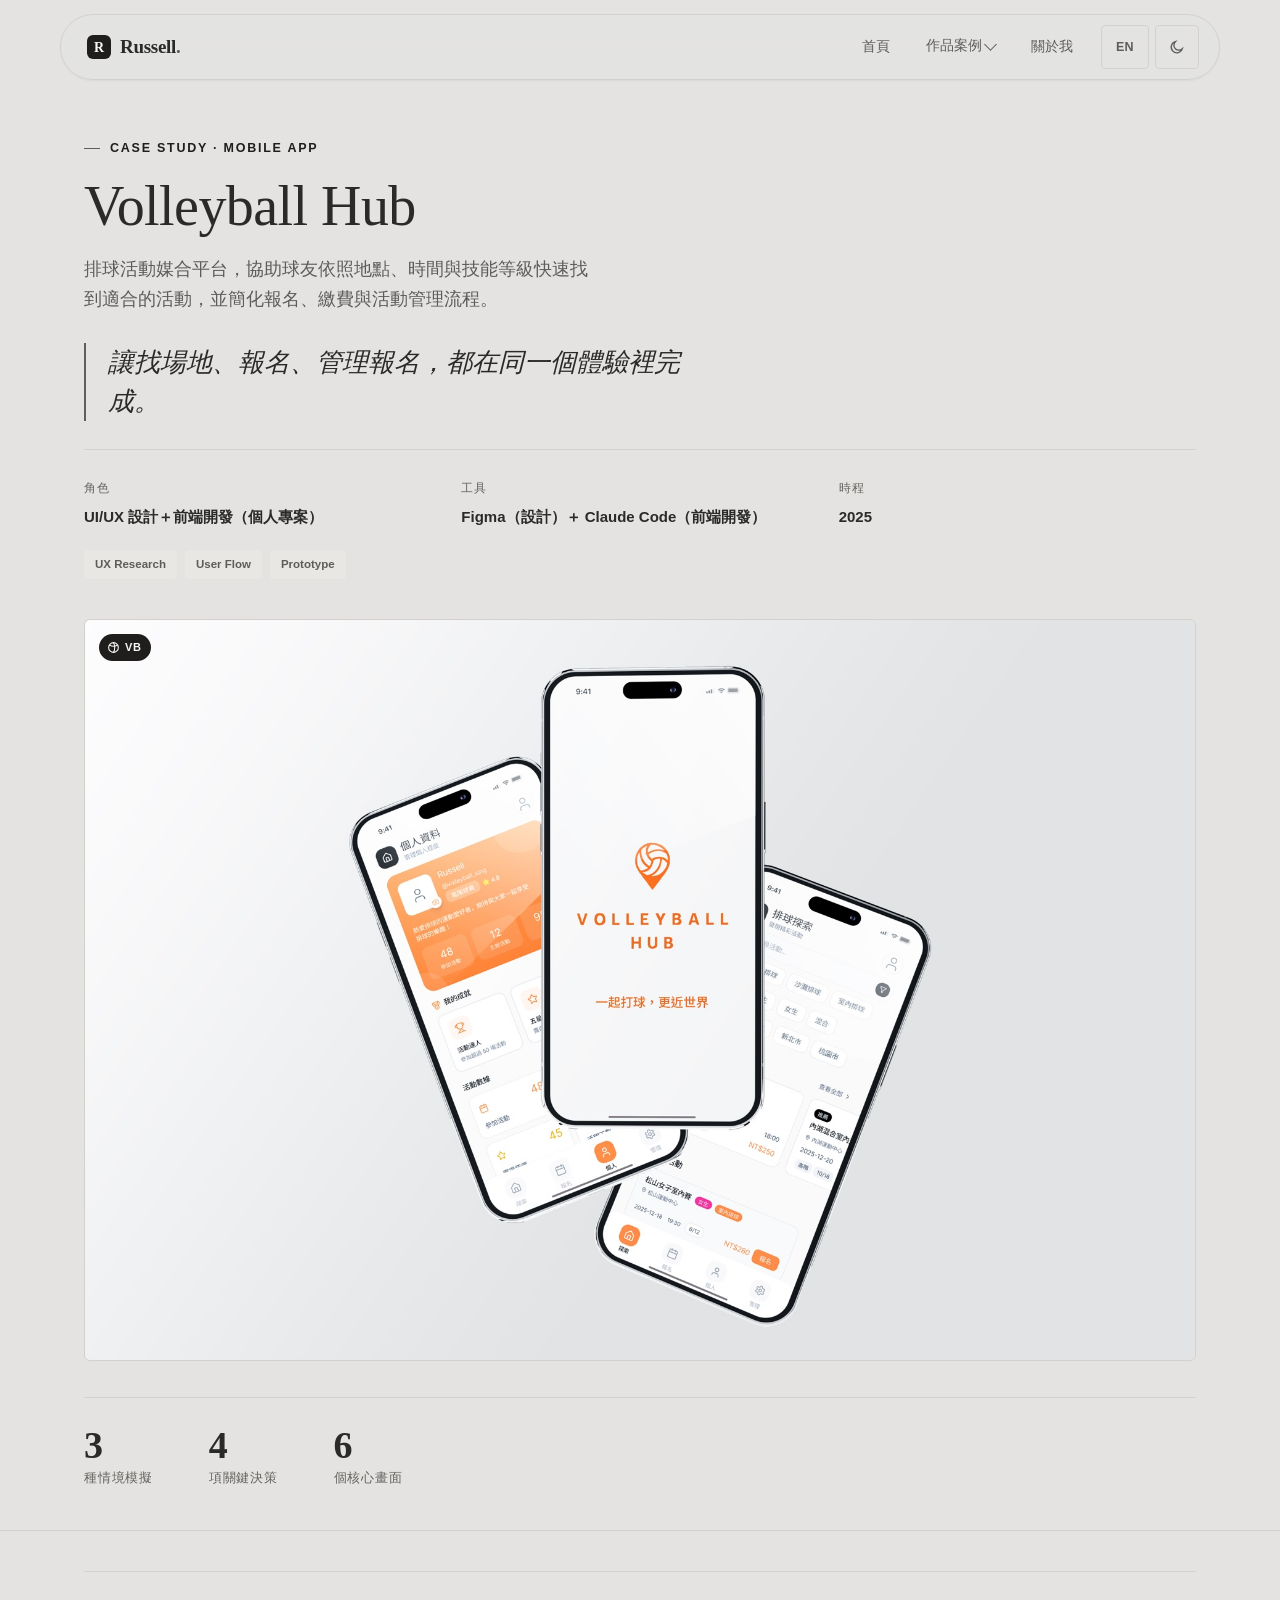
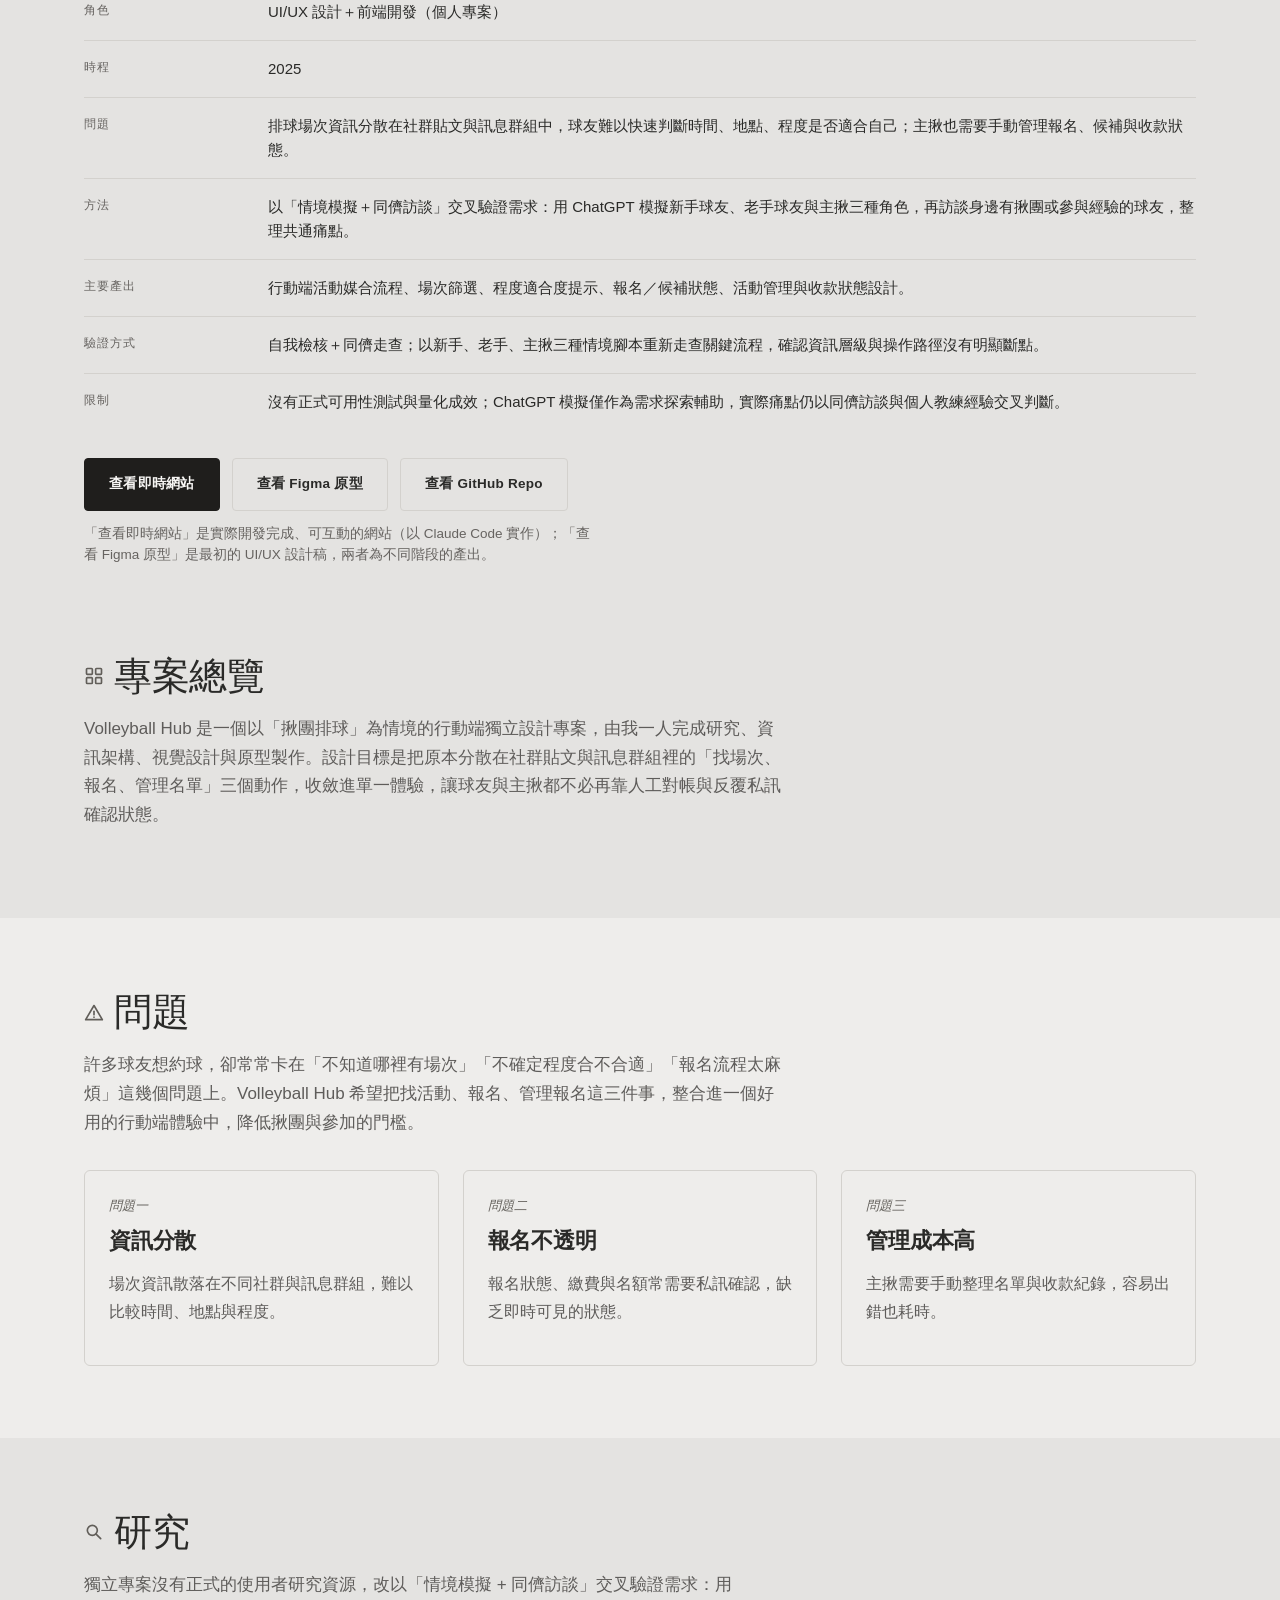
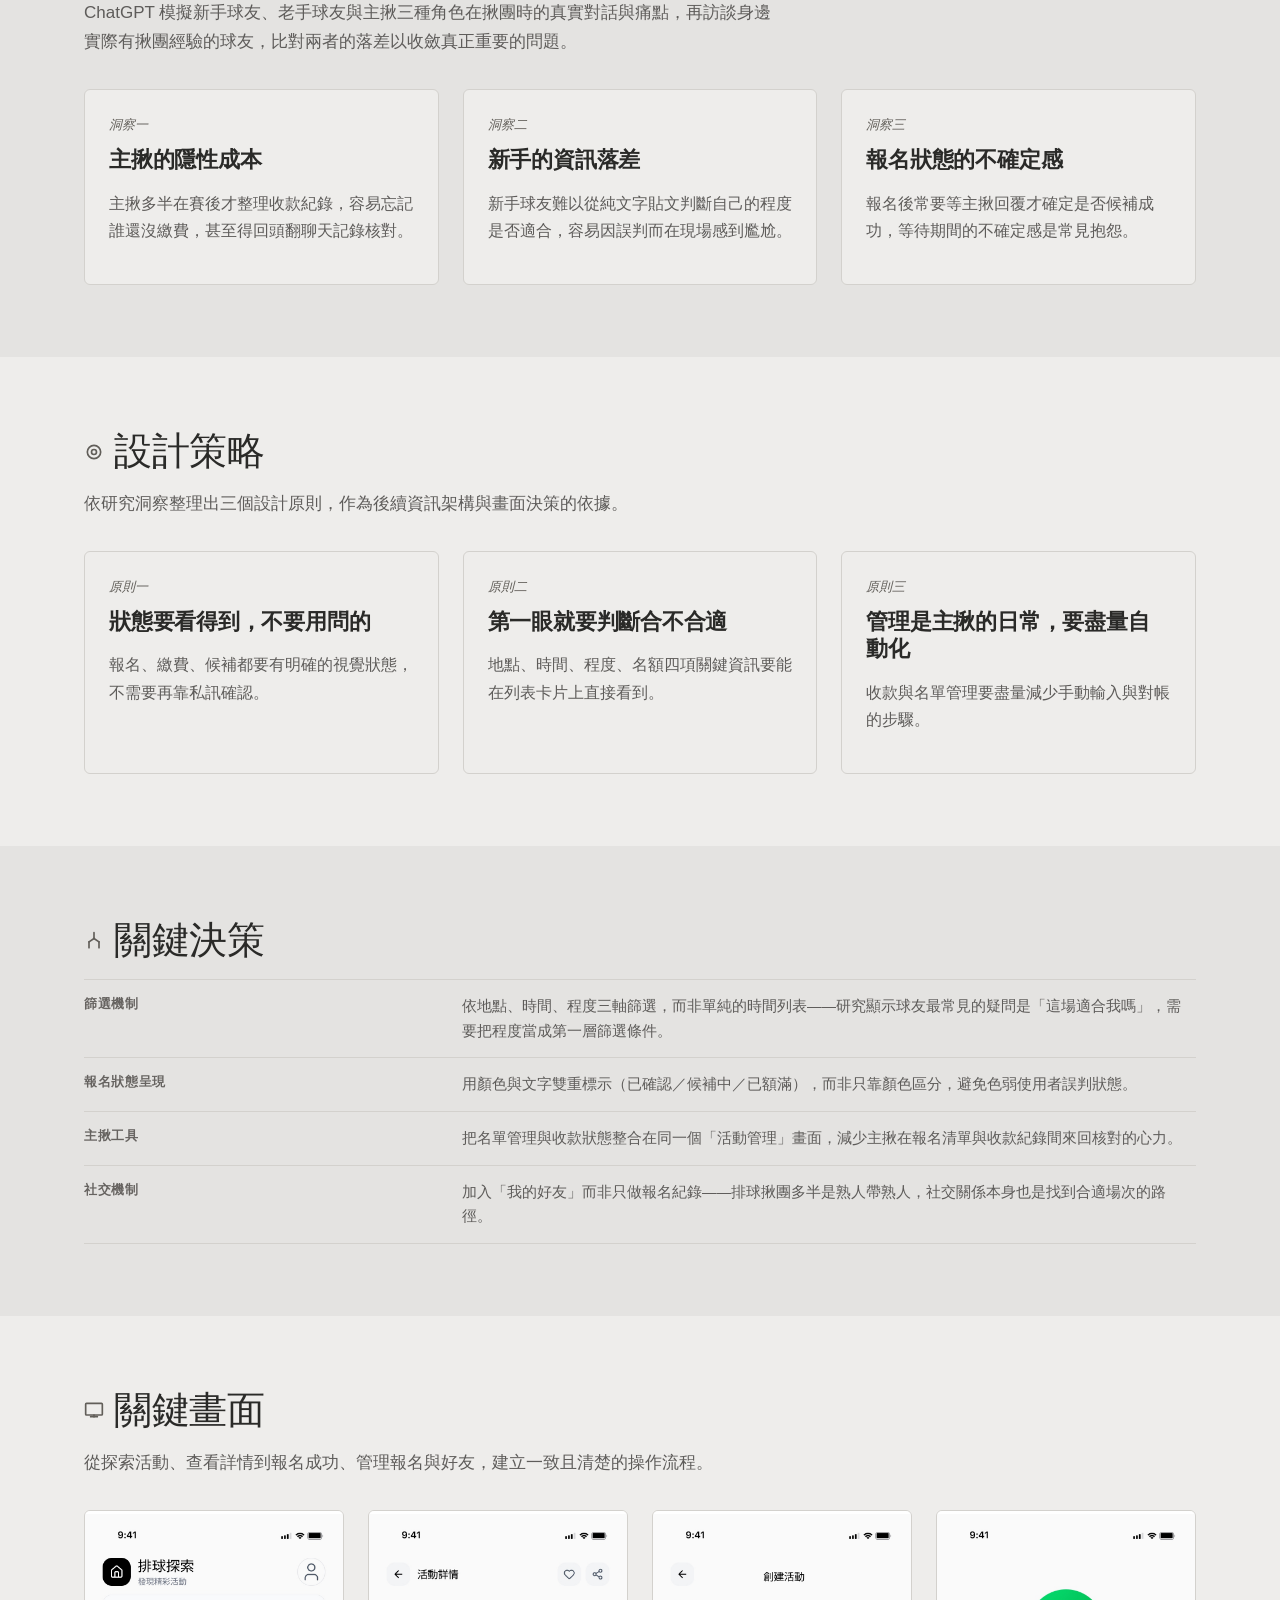
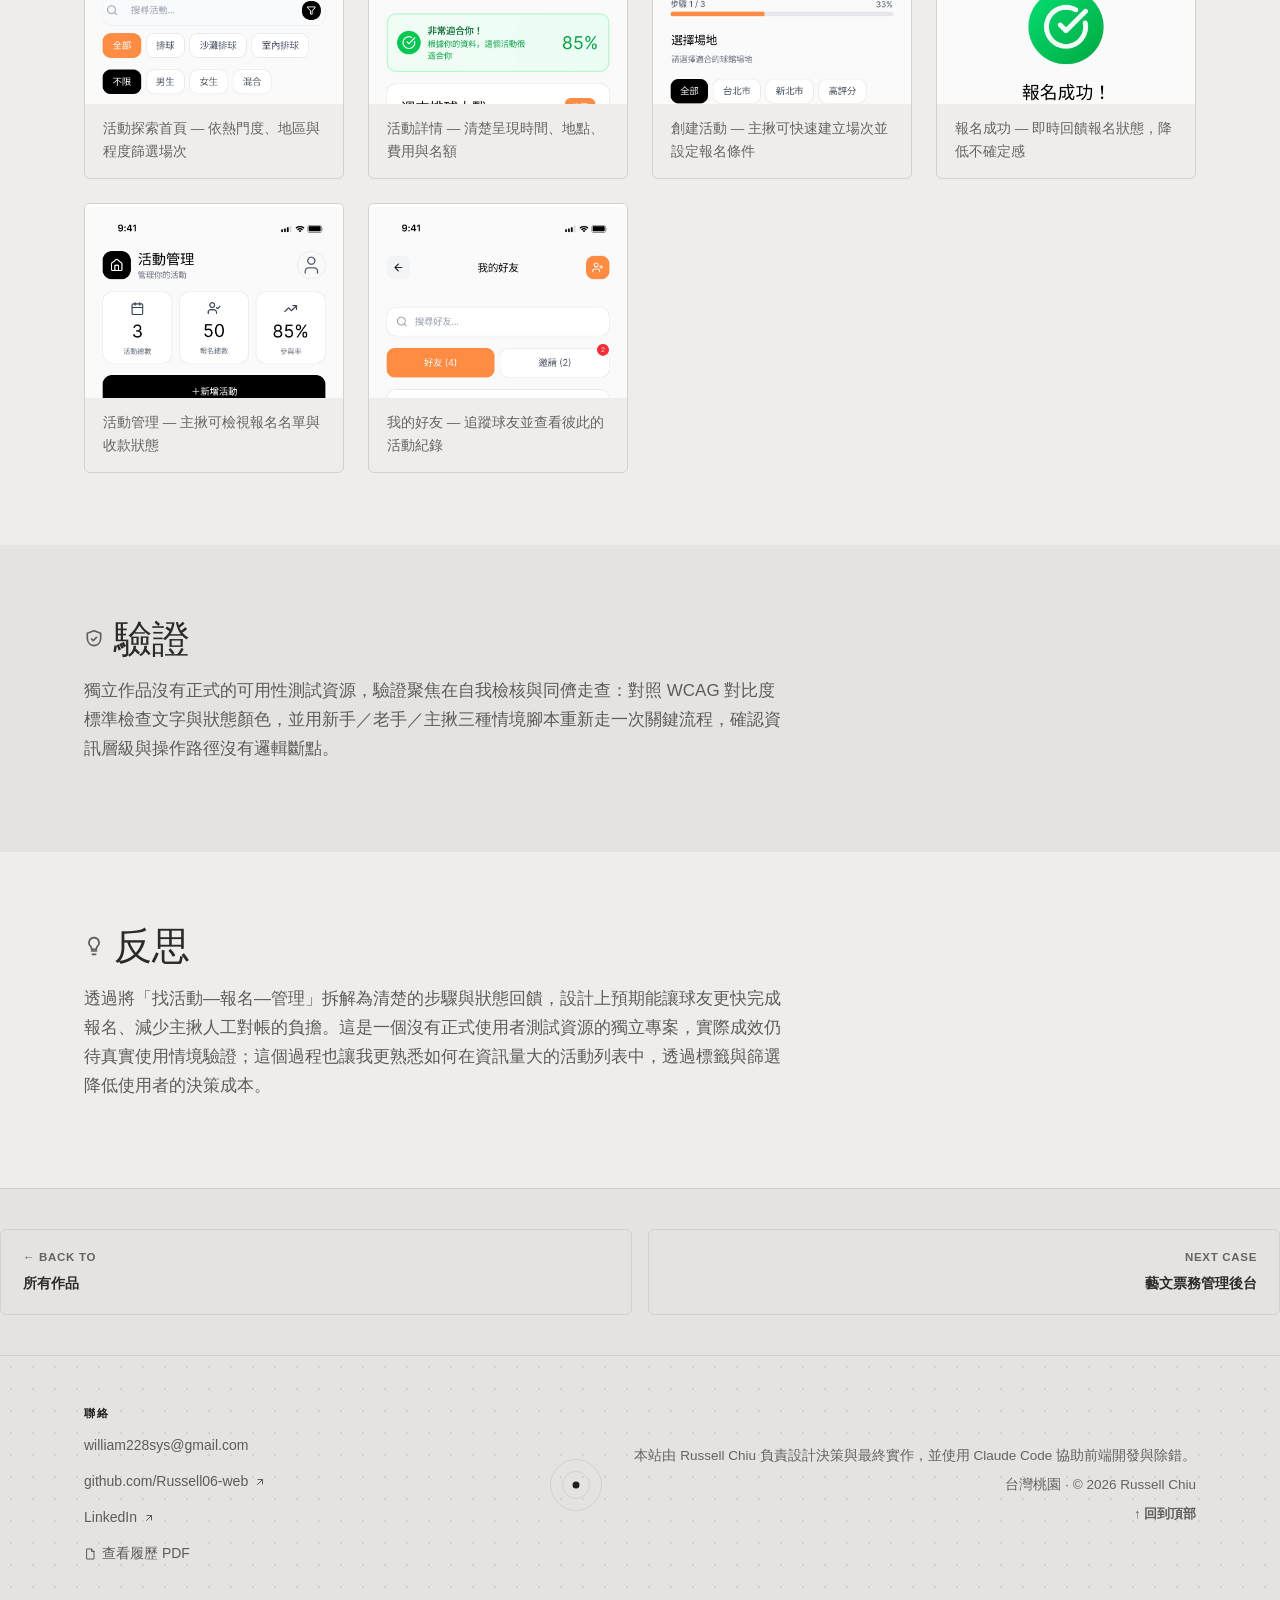
<file: projects/volleyball-hub.html>
<!doctype html>
<html lang="zh-Hant">
<head>
<meta charset="UTF-8" />
<script>
(function () {
  var t = localStorage.getItem("theme");
  if (!t) t = window.matchMedia("(prefers-color-scheme: dark)").matches ? "dark" : "light";
  document.documentElement.setAttribute("data-theme", t);
  document.documentElement.setAttribute("data-lang", localStorage.getItem("lang") || "zh");
})();
</script>
<meta name="viewport" content="width=device-width, initial-scale=1" />
<title>Volleyball Hub — Russell Chiu</title>
<meta name="description" content="排球活動媒合平台案例研究：整合找場次、報名與管理報名的行動端體驗設計。" />
<link rel="icon" type="image/png" sizes="32x32" href="../assets/favicon-32.png" />
<link rel="apple-touch-icon" sizes="180x180" href="../assets/favicon-180.png" />
<meta property="og:type" content="website" />
<meta property="og:title" content="Volleyball Hub — Russell Chiu" />
<meta property="og:description" content="排球活動媒合平台案例研究：整合找場次、報名與管理報名的行動端體驗設計。" />
<meta property="og:url" content="https://russell06-web.github.io/projects/volleyball-hub.html" />
<meta property="og:image" content="https://russell06-web.github.io/assets/images/shared/og-cover.jpg" />
<meta name="twitter:card" content="summary_large_image" />
<meta name="twitter:title" content="Volleyball Hub — Russell Chiu" />
<meta name="twitter:description" content="排球活動媒合平台案例研究：整合找場次、報名與管理報名的行動端體驗設計。" />
<meta name="twitter:image" content="https://russell06-web.github.io/assets/images/shared/og-cover.jpg" />
<link rel="stylesheet" href="../css/style.css?v=20260720e" />
</head>
<body>
<a class="skip-link" href="#main-content" data-i18n="a11y.skip">跳至主要內容</a>

<nav class="site-nav">
  <div class="container nav-inner">
    <a href="../index.html" class="nav-logo" data-i18n-aria="nav.logoAria" aria-label="Russell Chiu，回到首頁">
      <svg class="nav-logo-badge" width="24" height="24" viewBox="0 0 24 24" xmlns="http://www.w3.org/2000/svg" aria-hidden="true" focusable="false">
        <rect x="0" y="0" width="24" height="24" rx="6" />
        <text x="12" y="17" font-family="Georgia, &apos;Times New Roman&apos;, serif" font-size="14" font-weight="700" text-anchor="middle">R</text>
      </svg>
      <svg width="78" height="22" viewBox="0 0 78 22" xmlns="http://www.w3.org/2000/svg" aria-hidden="true" focusable="false">
        <text x="0" y="17" font-family="Georgia, &apos;Times New Roman&apos;, &apos;Hiragino Sans&apos;, &apos;PingFang TC&apos;, serif" font-size="19" font-weight="600" letter-spacing="-0.3" fill="currentColor">Russell<tspan class="nav-logo-dot">.</tspan></text>
      </svg>
    </a>
    <div class="nav-right">
      <ul class="nav-links" id="primary-nav">
        <li><a href="../index.html" data-i18n="nav.home">首頁</a></li>
        <li class="has-dropdown">
          <button class="nav-link-btn active" aria-expanded="false" aria-controls="work-dropdown"><span data-i18n="nav.work">作品案例</span> <span class="nav-caret"></span></button>
          <div class="nav-dropdown" id="work-dropdown">
            <a href="volleyball-hub.html" class="active">Volleyball Hub<span class="dd-desc" data-i18n="nav.dd.volleyball">排球活動媒合平台</span></a>
            <a href="art-ticketing.html"><span data-i18n="nav.dd.ticketing.title">藝文票務管理後台</span><span class="dd-desc" data-i18n="nav.dd.ticketing.desc">B2B 票務管理系統</span></a>
            <a href="taiwan-tourbus.html"><span data-i18n="nav.dd.tourbus.title">台灣好行 RWD</span><span class="dd-desc" data-i18n="nav.dd.tourbus.desc">公共交通旅遊網站重設計</span></a>
            <a href="mwr-museum.html"><span data-i18n="nav.dd.mwr.title">MWR 世界宗教博物館</span><span class="dd-desc" data-i18n="nav.dd.mwr.desc">沉浸式博物館網站</span></a>
            <a href="outdoor-gear-rental.html"><span data-i18n="nav.dd.gearloop.title">GearLoop 戶外裝備租購平台</span><span class="dd-desc" data-i18n="nav.dd.gearloop.desc">先租後買電商平台</span></a>
          </div>
        </li>
        <li><a href="../about.html" data-i18n="nav.about">關於我</a></li>
      </ul>
      <div class="nav-controls">
        <button type="button" class="lang-toggle" aria-label="Switch language">EN</button>
        <button type="button" class="theme-toggle" aria-label="Toggle dark mode">
          <svg class="icon-sun" viewBox="0 0 24 24" width="16" height="16" fill="none" stroke="currentColor" stroke-width="2" stroke-linecap="round"><circle cx="12" cy="12" r="4"/><path d="M12 2v2M12 20v2M4.93 4.93l1.41 1.41M17.66 17.66l1.41 1.41M2 12h2M20 12h2M6.34 17.66l-1.41 1.41M19.07 4.93l-1.41 1.41"/></svg>
          <svg class="icon-moon" viewBox="0 0 24 24" width="16" height="16" fill="none" stroke="currentColor" stroke-width="2" stroke-linecap="round"><path d="M20 14.5A8.5 8.5 0 1 1 9.5 4a7 7 0 0 0 10.5 10.5z"/></svg>
        </button>
      </div>
      <button class="nav-toggle" aria-label="開啟選單" aria-expanded="false" aria-controls="primary-nav">
        <span></span><span></span><span></span>
      </button>
    </div>
  </div>
</nav>

<main id="main-content">
<header class="case-hero">
  <div class="container">
    <span class="eyebrow reveal">Case Study · Mobile App</span>
    <h1 class="reveal">Volleyball Hub</h1>
    <p class="hero-lede reveal" data-i18n="vb.lede">排球活動媒合平台，協助球友依照地點、時間與技能等級快速找到適合的活動，並簡化報名、繳費與活動管理流程。</p>

    <blockquote class="case-quote reveal" data-i18n="vb.quote">讓找場地、報名、管理報名，都在同一個體驗裡完成。</blockquote>

    <dl class="case-meta reveal">
      <div><dt data-i18n="case.role.label">角色</dt><dd data-i18n="vb.role.value">UI/UX 設計＋前端開發（個人專案）</dd></div>
      <div><dt data-i18n="case.tools.label">工具</dt><dd data-i18n="vb.tools">Figma（設計）＋ Claude Code（前端開發）</dd></div>
      <div><dt data-i18n="case.timeline.label">時程</dt><dd>2025</dd></div>
    </dl>
    <div class="tag-row reveal">
      <span class="tag">UX Research</span>
      <span class="tag">User Flow</span>
      <span class="tag">Prototype</span>
    </div>

    <div class="case-hero-image reveal">
      <span class="project-badge" aria-hidden="true"><svg viewBox="0 0 24 24" width="13" height="13" fill="none" stroke="currentColor" stroke-width="2" stroke-linecap="round" stroke-linejoin="round" aria-hidden="true"><circle cx="12" cy="12" r="9"/><path d="M12 3c3 4 3 14 0 18"/><path d="M5 8c4 2 10 2 14 0"/></svg>VB</span>
      <img src="../assets/images/volleyball/hero.jpg" alt="Volleyball Hub App 手機呈現" loading="eager" fetchpriority="high" decoding="async" />
    </div>

    <div class="case-stats reveal">
      <div class="case-stat"><span class="case-stat-num">3</span><span class="case-stat-label" data-i18n="vb.stat1.label">種情境模擬</span></div>
      <div class="case-stat"><span class="case-stat-num">4</span><span class="case-stat-label" data-i18n="vb.stat2.label">項關鍵決策</span></div>
      <div class="case-stat"><span class="case-stat-num">6</span><span class="case-stat-label" data-i18n="vb.stat3.label">個核心畫面</span></div>
    </div>
  </div>
</header>

<div class="container">
  <dl class="case-snapshot reveal">
    <div class="case-snapshot-row"><dt data-i18n="case.snapshot.role">Role</dt><dd data-i18n="vb.role.value">UI/UX 設計＋前端開發（個人專案）</dd></div>
    <div class="case-snapshot-row"><dt data-i18n="case.snapshot.timeline">Timeline</dt><dd>2025</dd></div>
    <div class="case-snapshot-row"><dt data-i18n="case.snapshot.problem">Problem</dt><dd data-i18n="vb.snapshot.problem">排球場次資訊分散在社群貼文與訊息群組中，球友難以快速判斷時間、地點、程度是否適合自己；主揪也需要手動管理報名、候補與收款狀態。</dd></div>
    <div class="case-snapshot-row"><dt data-i18n="case.snapshot.method">Method</dt><dd data-i18n="vb.snapshot.method">以「情境模擬＋同儕訪談」交叉驗證需求：用 ChatGPT 模擬新手球友、老手球友與主揪三種角色，再訪談身邊有揪團或參與經驗的球友，整理共通痛點。</dd></div>
    <div class="case-snapshot-row"><dt data-i18n="case.snapshot.deliverables">Key Deliverables</dt><dd data-i18n="vb.snapshot.deliverables">行動端活動媒合流程、場次篩選、程度適合度提示、報名／候補狀態、活動管理與收款狀態設計。</dd></div>
    <div class="case-snapshot-row"><dt data-i18n="case.snapshot.validation">Validation</dt><dd data-i18n="vb.snapshot.validation">自我檢核＋同儕走查；以新手、老手、主揪三種情境腳本重新走查關鍵流程，確認資訊層級與操作路徑沒有明顯斷點。</dd></div>
    <div class="case-snapshot-row"><dt data-i18n="case.snapshot.limitation">Limitation</dt><dd data-i18n="vb.snapshot.limitation">沒有正式可用性測試與量化成效；ChatGPT 模擬僅作為需求探索輔助，實際痛點仍以同儕訪談與個人教練經驗交叉判斷。</dd></div>
  </dl>

  <div class="btn-row case-links reveal" role="group" data-i18n-aria="case.linksGroupLabel" aria-label="案例外部連結">
    <a href="https://russell06-web.github.io/volleyball-hub/" target="_blank" rel="noopener noreferrer" class="btn btn-primary" data-i18n="case.viewLive" data-i18n-aria="vb.aria.live" aria-label="查看 Volleyball Hub 即時網站">查看即時網站</a>
    <a href="https://www.figma.com/proto/MgsXCN04U1kAiGvaPLcjHg/Volleyball-Hub?node-id=2191-10395&page-id=2191%3A10394&t=j7OR7S2zjEbqKkyX-1" target="_blank" rel="noopener noreferrer" class="btn btn-ghost" data-i18n="case.viewPrototype" data-i18n-aria="vb.aria.figma" aria-label="查看 Volleyball Hub Figma 原型">查看 Figma 原型</a>
    <a href="https://github.com/Russell06-web/volleyball-hub" target="_blank" rel="noopener noreferrer" class="btn btn-ghost" data-i18n="case.viewGithub" data-i18n-aria="vb.aria.github" aria-label="查看 Volleyball Hub GitHub Repo">查看 GitHub Repo</a>
  </div>
  <p class="btn-note reveal" data-i18n="vb.btnNote">「查看即時網站」是實際開發完成、可互動的網站（以 Claude Code 實作）；「查看 Figma 原型」是最初的 UI/UX 設計稿，兩者為不同階段的產出。</p>
</div>

<section class="case-section">
  <div class="container">
    <h2 class="reveal case-section-heading"><svg class="case-icon" aria-hidden="true" viewBox="0 0 24 24" width="20" height="20" fill="none" stroke="currentColor" stroke-width="2" stroke-linecap="round" stroke-linejoin="round"><rect x="3" y="3" width="7" height="7" rx="1"/><rect x="14" y="3" width="7" height="7" rx="1"/><rect x="3" y="14" width="7" height="7" rx="1"/><rect x="14" y="14" width="7" height="7" rx="1"/></svg><span data-i18n="case.section.overview">專案總覽</span></h2>
    <p class="lede reveal" data-i18n="vb.overview">Volleyball Hub 是一個以「揪團排球」為情境的行動端獨立設計專案，由我一人完成研究、資訊架構、視覺設計與原型製作。設計目標是把原本分散在社群貼文與訊息群組裡的「找場次、報名、管理名單」三個動作，收斂進單一體驗，讓球友與主揪都不必再靠人工對帳與反覆私訊確認狀態。</p>
  </div>
</section>

<section class="case-section">
  <div class="container">
    <h2 class="reveal case-section-heading"><svg class="case-icon" aria-hidden="true" viewBox="0 0 24 24" width="20" height="20" fill="none" stroke="currentColor" stroke-width="2" stroke-linecap="round" stroke-linejoin="round"><path d="M12 3 2 20h20L12 3z"/><path d="M12 10v4"/><path d="M12 17h.01"/></svg><span data-i18n="case.section.problem">問題</span></h2>
    <p class="lede reveal" data-i18n="vb.background">許多球友想約球，卻常常卡在「不知道哪裡有場次」「不確定程度合不合適」「報名流程太麻煩」這幾個問題上。Volleyball Hub 希望把找活動、報名、管理報名這三件事，整合進一個好用的行動端體驗中，降低揪團與參加的門檻。</p>

    <div class="process-strip reveal">
      <div class="step">
        <span class="num" data-i18n="case.problem.1">問題一</span>
        <h3 data-i18n="vb.problem.1.title">資訊分散</h3>
        <p data-i18n="vb.problem.1.desc">場次資訊散落在不同社群與訊息群組，難以比較時間、地點與程度。</p>
      </div>
      <div class="step">
        <span class="num" data-i18n="case.problem.2">問題二</span>
        <h3 data-i18n="vb.problem.2.title">報名不透明</h3>
        <p data-i18n="vb.problem.2.desc">報名狀態、繳費與名額常需要私訊確認，缺乏即時可見的狀態。</p>
      </div>
      <div class="step">
        <span class="num" data-i18n="case.problem.3">問題三</span>
        <h3 data-i18n="vb.problem.3.title">管理成本高</h3>
        <p data-i18n="vb.problem.3.desc">主揪需要手動整理名單與收款紀錄，容易出錯也耗時。</p>
      </div>
    </div>
  </div>
</section>

<section class="case-section">
  <div class="container">
    <h2 class="reveal case-section-heading"><svg class="case-icon" aria-hidden="true" viewBox="0 0 24 24" width="20" height="20" fill="none" stroke="currentColor" stroke-width="2" stroke-linecap="round" stroke-linejoin="round"><circle cx="10" cy="10" r="6"/><path d="M20 20l-5.5-5.5"/></svg><span data-i18n="case.section.research">研究</span></h2>
    <p class="lede reveal" data-i18n="vb.research.desc">獨立專案沒有正式的使用者研究資源，改以「情境模擬 + 同儕訪談」交叉驗證需求：用 ChatGPT 模擬新手球友、老手球友與主揪三種角色在揪團時的真實對話與痛點，再訪談身邊實際有揪團經驗的球友，比對兩者的落差以收斂真正重要的問題。</p>

    <div class="process-strip reveal">
      <div class="step">
        <span class="num" data-i18n="case.research.1">洞察一</span>
        <h3 data-i18n="vb.research.1.title">主揪的隱性成本</h3>
        <p data-i18n="vb.research.1.desc">主揪多半在賽後才整理收款紀錄，容易忘記誰還沒繳費，甚至得回頭翻聊天記錄核對。</p>
      </div>
      <div class="step">
        <span class="num" data-i18n="case.research.2">洞察二</span>
        <h3 data-i18n="vb.research.2.title">新手的資訊落差</h3>
        <p data-i18n="vb.research.2.desc">新手球友難以從純文字貼文判斷自己的程度是否適合，容易因誤判而在現場感到尷尬。</p>
      </div>
      <div class="step">
        <span class="num" data-i18n="case.research.3">洞察三</span>
        <h3 data-i18n="vb.research.3.title">報名狀態的不確定感</h3>
        <p data-i18n="vb.research.3.desc">報名後常要等主揪回覆才確定是否候補成功，等待期間的不確定感是常見抱怨。</p>
      </div>
    </div>
  </div>
</section>

<section class="case-section">
  <div class="container">
    <h2 class="reveal case-section-heading"><svg class="case-icon" aria-hidden="true" viewBox="0 0 24 24" width="20" height="20" fill="none" stroke="currentColor" stroke-width="2" stroke-linecap="round" stroke-linejoin="round"><circle cx="12" cy="12" r="8"/><circle cx="12" cy="12" r="3"/></svg><span data-i18n="case.section.strategy">設計策略</span></h2>
    <p class="lede reveal" data-i18n="vb.strategy.desc">依研究洞察整理出三個設計原則，作為後續資訊架構與畫面決策的依據。</p>

    <div class="process-strip reveal">
      <div class="step">
        <span class="num" data-i18n="case.strategy.1">原則一</span>
        <h3 data-i18n="vb.strategy.1.title">狀態要看得到，不要用問的</h3>
        <p data-i18n="vb.strategy.1.desc">報名、繳費、候補都要有明確的視覺狀態，不需要再靠私訊確認。</p>
      </div>
      <div class="step">
        <span class="num" data-i18n="case.strategy.2">原則二</span>
        <h3 data-i18n="vb.strategy.2.title">第一眼就要判斷合不合適</h3>
        <p data-i18n="vb.strategy.2.desc">地點、時間、程度、名額四項關鍵資訊要能在列表卡片上直接看到。</p>
      </div>
      <div class="step">
        <span class="num" data-i18n="case.strategy.3">原則三</span>
        <h3 data-i18n="vb.strategy.3.title">管理是主揪的日常，要盡量自動化</h3>
        <p data-i18n="vb.strategy.3.desc">收款與名單管理要盡量減少手動輸入與對帳的步驟。</p>
      </div>
    </div>
  </div>
</section>

<section class="case-section">
  <div class="container">
    <div class="reveal">
      <h2 class="case-section-heading"><svg class="case-icon" aria-hidden="true" viewBox="0 0 24 24" width="20" height="20" fill="none" stroke="currentColor" stroke-width="2" stroke-linecap="round" stroke-linejoin="round"><path d="M12 2v7"/><path d="M12 9 6 13"/><path d="M12 9l6 4"/><path d="M6 13v7"/><path d="M18 13v7"/></svg><span data-i18n="case.section.decisions">關鍵決策</span></h2>
      <table class="skill-table">
        <tr>
          <th data-i18n="vb.decisions.1.point">篩選機制</th>
          <td data-i18n="vb.decisions.1.reason">依地點、時間、程度三軸篩選，而非單純的時間列表——研究顯示球友最常見的疑問是「這場適合我嗎」，需要把程度當成第一層篩選條件。</td>
        </tr>
        <tr>
          <th data-i18n="vb.decisions.2.point">報名狀態呈現</th>
          <td data-i18n="vb.decisions.2.reason">用顏色與文字雙重標示（已確認／候補中／已額滿），而非只靠顏色區分，避免色弱使用者誤判狀態。</td>
        </tr>
        <tr>
          <th data-i18n="vb.decisions.3.point">主揪工具</th>
          <td data-i18n="vb.decisions.3.reason">把名單管理與收款狀態整合在同一個「活動管理」畫面，減少主揪在報名清單與收款紀錄間來回核對的心力。</td>
        </tr>
        <tr>
          <th data-i18n="vb.decisions.4.point">社交機制</th>
          <td data-i18n="vb.decisions.4.reason">加入「我的好友」而非只做報名紀錄——排球揪團多半是熟人帶熟人，社交關係本身也是找到合適場次的路徑。</td>
        </tr>
      </table>
    </div>
  </div>
</section>

<section class="case-section">
  <div class="container">
    <h2 class="reveal case-section-heading"><svg class="case-icon" aria-hidden="true" viewBox="0 0 24 24" width="20" height="20" fill="none" stroke="currentColor" stroke-width="2" stroke-linecap="round" stroke-linejoin="round"><rect x="2" y="4" width="20" height="14" rx="1"/><path d="M8 20h8"/><path d="M12 18v2"/></svg><span data-i18n="case.section.screens">關鍵畫面</span></h2>
    <p class="lede reveal" data-i18n="vb.screens.desc">從探索活動、查看詳情到報名成功、管理報名與好友，建立一致且清楚的操作流程。</p>

    <div class="shot-gallery reveal">
      <figure>
        <div class="frame"><img src="../assets/images/volleyball/home.jpg" alt="活動探索首頁" loading="lazy" decoding="async" /></div>
        <figcaption data-i18n="vb.shot.home">活動探索首頁 — 依熱門度、地區與程度篩選場次</figcaption>
      </figure>
      <figure>
        <div class="frame"><img src="../assets/images/volleyball/event-detail.jpg" alt="活動詳情頁" loading="lazy" decoding="async" /></div>
        <figcaption data-i18n="vb.shot.eventDetail">活動詳情 — 清楚呈現時間、地點、費用與名額</figcaption>
      </figure>
      <figure>
        <div class="frame"><img src="../assets/images/volleyball/create-event.jpg" alt="創建活動頁面" loading="lazy" decoding="async" /></div>
        <figcaption data-i18n="vb.shot.createEvent">創建活動 — 主揪可快速建立場次並設定報名條件</figcaption>
      </figure>
      <figure>
        <div class="frame"><img src="../assets/images/volleyball/signup-success.jpg" alt="報名成功頁面" loading="lazy" decoding="async" /></div>
        <figcaption data-i18n="vb.shot.signupSuccess">報名成功 — 即時回饋報名狀態，降低不確定感</figcaption>
      </figure>
      <figure>
        <div class="frame"><img src="../assets/images/volleyball/event-manage.jpg" alt="活動管理頁面" loading="lazy" decoding="async" /></div>
        <figcaption data-i18n="vb.shot.eventManage">活動管理 — 主揪可檢視報名名單與收款狀態</figcaption>
      </figure>
      <figure>
        <div class="frame"><img src="../assets/images/volleyball/friends.jpg" alt="我的好友頁面" loading="lazy" decoding="async" /></div>
        <figcaption data-i18n="vb.shot.friends">我的好友 — 追蹤球友並查看彼此的活動紀錄</figcaption>
      </figure>
    </div>
  </div>
</section>

<section class="case-section">
  <div class="container">
    <h2 class="reveal case-section-heading"><svg class="case-icon" aria-hidden="true" viewBox="0 0 24 24" width="20" height="20" fill="none" stroke="currentColor" stroke-width="2" stroke-linecap="round" stroke-linejoin="round"><path d="M12 2 4 5v6c0 5 3.5 8.5 8 9 4.5-.5 8-4 8-9V5l-8-3z"/><path d="m9 12 2 2 4-4"/></svg><span data-i18n="case.section.validation">驗證</span></h2>
    <p class="lede reveal" data-i18n="vb.validation">獨立作品沒有正式的可用性測試資源，驗證聚焦在自我檢核與同儕走查：對照 WCAG 對比度標準檢查文字與狀態顏色，並用新手／老手／主揪三種情境腳本重新走一次關鍵流程，確認資訊層級與操作路徑沒有邏輯斷點。</p>
  </div>
</section>

<section class="case-section">
  <div class="container">
    <h2 class="reveal case-section-heading"><svg class="case-icon" aria-hidden="true" viewBox="0 0 24 24" width="20" height="20" fill="none" stroke="currentColor" stroke-width="2" stroke-linecap="round" stroke-linejoin="round"><path d="M9 18h6"/><path d="M10 22h4"/><path d="M12 2a6 6 0 0 0-4 10.5c.6.5 1 1.3 1 2.1V16h6v-1.4c0-.8.4-1.6 1-2.1A6 6 0 0 0 12 2z"/></svg><span data-i18n="case.section.reflection">反思</span></h2>
    <p class="lede reveal" data-i18n="vb.outcome">透過將「找活動—報名—管理」拆解為清楚的步驟與狀態回饋，讓球友能在幾個步驟內完成報名，也讓主揪不再需要靠人工對帳。這個專案也讓我更熟悉如何在資訊量大的活動列表中，透過標籤與篩選降低使用者的決策成本。</p>
  </div>
</section>

<nav class="case-nav">
  <a href="../index.html"><span class="dir">← Back to</span><span data-i18n="case.nav.allWork">所有作品</span></a>
  <a href="art-ticketing.html" class="next"><span class="dir">Next Case</span><span data-i18n="nav.dd.ticketing.title">藝文票務管理後台</span></a>
</nav>
</main>

<footer class="site-footer">
  <div class="container footer-grid">
    <div class="footer-contact">
      <span class="footer-label" data-i18n="footer.contactLabel">聯絡</span>
      <a href="mailto:william228sys@gmail.com" class="footer-contact-link">william228sys@gmail.com</a>
      <a href="https://github.com/Russell06-web" target="_blank" rel="noopener" class="footer-contact-link">github.com/Russell06-web <svg class="icon-external" aria-hidden="true" viewBox="0 0 24 24" width="12" height="12" fill="none" stroke="currentColor" stroke-width="2" stroke-linecap="round" stroke-linejoin="round"><path d="M7 17 17 7M8 7h9v9"/></svg></a>
      <a href="https://www.linkedin.com/in/志綸-邱-9a3a23399/" target="_blank" rel="noopener" class="footer-contact-link">LinkedIn <svg class="icon-external" aria-hidden="true" viewBox="0 0 24 24" width="12" height="12" fill="none" stroke="currentColor" stroke-width="2" stroke-linecap="round" stroke-linejoin="round"><path d="M7 17 17 7M8 7h9v9"/></svg></a>
      <a href="../assets/resume/Russell-Chiu-Resume.pdf" target="_blank" rel="noopener" class="footer-contact-link"><svg class="btn-icon" aria-hidden="true" viewBox="0 0 24 24" width="12" height="12" fill="none" stroke="currentColor" stroke-width="2" stroke-linecap="round" stroke-linejoin="round"><path d="M6 2h9l5 5v15H6z"/><path d="M15 2v5h5"/></svg><span data-i18n="about.hero.resumeBtn">查看履歷 PDF</span></a>
    </div>
    <div class="footer-mark" aria-hidden="true">
      <span class="footer-mark-ring"></span>
      <span class="footer-mark-dot"></span>
    </div>
    <div class="footer-info">
      <p data-i18n="footer.tagline">本站以 Claude Code 開發，設計與程式皆為本人作品。</p>
      <span class="footer-meta" data-i18n="footer.meta">台灣桃園 · © 2026 Russell Chiu</span>
      <a href="#main-content" class="footer-top"><span aria-hidden="true">↑</span> <span data-i18n="footer.backTop">回到頂部</span></a>
    </div>
  </div>
</footer>

<script src="../js/i18n.js"></script>
<script src="../js/main.js"></script>
</body>
</html>
</file>
<file: css/style.css>
/* ==========================================================================
   Design tokens — monochrome editorial (muchin.framer.website reference)
   ========================================================================== */
:root {
  /* Color */
  --color-bg: #e4e3e1;
  --color-surface: #eeedeb;
  --color-text-primary: #2a2a28;
  --color-text-secondary: #5e5c5a;
  --color-text-faint: #666360;
  --color-accent: #1f1e1c;
  --color-accent-soft: rgba(31, 30, 28, 0.08);
  --color-accent-secondary: #615e59;
  --color-accent-secondary-soft: rgba(97, 94, 89, 0.1);
  --color-border: #d3d1cd;
  --color-muted: #e8e7e4;
  --color-accent-contrast: #f7f6f4;

  /* back-compat aliases used across components */
  --bg: var(--color-bg);
  --bg-elevated: var(--color-muted);
  --bg-card: var(--color-surface);
  --border: var(--color-border);
  --text: var(--color-text-primary);
  --text-muted: var(--color-text-secondary);
  --text-faint: var(--color-text-faint);
  --accent: var(--color-accent);
  --accent-soft: var(--color-accent-soft);
  --accent-contrast: var(--color-accent-contrast);

  /* Typography */
  --font-base: "Hiragino Sans", "Hiragino Kaku Gothic ProN", -apple-system,
    BlinkMacSystemFont, "PingFang TC", "Noto Sans TC", "Microsoft JhengHei",
    sans-serif;
  --font-display: Georgia, "Times New Roman", "Hiragino Sans", "PingFang TC",
    "Noto Sans TC", sans-serif;

  --text-display: clamp(44px, 7.2vw, 100px);
  --text-h1: clamp(40px, 5.6vw, 56px);
  --text-h2: clamp(24px, 3.4vw, 38px);
  --text-h3: clamp(18px, 2vw, 22px);
  --text-body: 16px;
  --text-small: 14px;
  --text-caption: 12.5px;

  /* Spacing (8px base) */
  --space-1: 4px;
  --space-2: 8px;
  --space-3: 12px;
  --space-4: 16px;
  --space-5: 24px;
  --space-6: 32px;
  --space-7: 48px;
  --space-8: 64px;
  --space-9: 96px;
  --space-10: 128px;

  --space-section: clamp(72px, 11vw, 128px);
  --space-section-tight: clamp(44px, 6vw, 72px);

  /* Radius / shadow / motion */
  --radius-sm: 4px;
  --radius-md: 6px;
  --radius-lg: 8px;

  --shadow-sm: 0 1px 2px rgba(31, 30, 28, 0.05);
  --shadow-md: 0 10px 28px rgba(31, 30, 28, 0.08);
  --shadow-card: var(--shadow-sm);

  --ease-standard: cubic-bezier(0.4, 0, 0.2, 1);
  --ease-out: cubic-bezier(0.16, 1, 0.3, 1);
  --duration-fast: 200ms;
  --duration-base: 350ms;
  --duration-slow: 600ms;

  --container: 1160px;
  --nav-bg: rgba(228, 227, 225, 0.86);
  --nav-bg-scrolled: rgba(228, 227, 225, 0.96);
}

:root[data-theme="dark"] {
  --color-bg: #202020;
  --color-surface: #2a2a2a;
  --color-text-primary: #f2f1ef;
  --color-text-secondary: #b8b6b2;
  --color-text-faint: #9a978f;
  --color-accent: #f7f6f4;
  --color-accent-soft: rgba(247, 246, 244, 0.1);
  --color-accent-secondary: #a5a29c;
  --color-accent-secondary-soft: rgba(165, 162, 156, 0.12);
  --color-border: #3d3d3b;
  --color-muted: #262626;
  --color-accent-contrast: #1a1a1a;

  --bg: var(--color-bg);
  --bg-elevated: var(--color-muted);
  --bg-card: var(--color-surface);
  --border: var(--color-border);
  --text: var(--color-text-primary);
  --text-muted: var(--color-text-secondary);
  --text-faint: var(--color-text-faint);
  --accent: var(--color-accent);
  --accent-soft: var(--color-accent-soft);
  --accent-contrast: var(--color-accent-contrast);

  --shadow-sm: 0 1px 2px rgba(0, 0, 0, 0.3);
  --shadow-md: 0 10px 28px rgba(0, 0, 0, 0.28);
  --shadow-card: var(--shadow-sm);

  --nav-bg: rgba(32, 32, 32, 0.86);
  --nav-bg-scrolled: rgba(32, 32, 32, 0.96);
}

/* ==========================================================================
   Base
   ========================================================================== */
* {
  box-sizing: border-box;
}

html {
  scroll-behavior: smooth;
}

body {
  margin: 0;
  background: var(--color-bg);
  color: var(--color-text-primary);
  font-family: var(--font-base);
  font-size: var(--text-body);
  line-height: 1.7;
  -webkit-font-smoothing: antialiased;
  transition: background-color var(--duration-base) var(--ease-standard),
    color var(--duration-base) var(--ease-standard);
}

body.nav-open {
  overflow: hidden;
}

img {
  max-width: 100%;
  display: block;
}

a {
  color: inherit;
  text-decoration: none;
}

:focus-visible {
  outline: 2px solid var(--color-accent);
  outline-offset: 3px;
}

.skip-link {
  position: fixed;
  top: 12px;
  left: 12px;
  z-index: 200;
  transform: translateY(-140%);
  padding: 12px 18px;
  background: var(--color-accent);
  color: var(--color-accent-contrast);
  border-radius: var(--radius-sm);
  font-size: 13.5px;
  font-weight: 600;
  transition: transform var(--duration-fast) var(--ease-standard);
}

.skip-link:focus {
  transform: translateY(0);
}

.container {
  width: 100%;
  max-width: var(--container);
  margin: 0 auto;
  padding: 0 24px;
}

.eyebrow {
  display: inline-flex;
  align-items: center;
  font-size: var(--text-caption);
  font-weight: 600;
  letter-spacing: 0.14em;
  text-transform: uppercase;
  color: var(--color-accent);
  margin-bottom: 16px;
}

.eyebrow::before {
  content: "";
  display: inline-block;
  width: 16px;
  height: 1px;
  margin-right: 10px;
  background: var(--color-accent-secondary);
  flex-shrink: 0;
}

h1, h2, h3, h4 {
  font-family: var(--font-base);
  font-weight: 600;
  line-height: 1.25;
  letter-spacing: -0.01em;
  margin: 0 0 16px;
  color: var(--color-text-primary);
}

h1 {
  font-family: var(--font-display);
  font-size: var(--text-h1);
  font-weight: 500;
  line-height: 1.12;
  letter-spacing: -0.01em;
}

h2 {
  font-family: var(--font-display);
  font-size: var(--text-h2);
  font-weight: 500;
  line-height: 1.18;
}

h3 { font-size: var(--text-h3); font-weight: 600; }

p {
  margin: 0 0 16px;
  color: var(--color-text-secondary);
  max-width: 62ch;
}

section {
  padding: var(--space-section) 0;
}

main > section:nth-of-type(even) {
  background: var(--color-surface);
}

section.section-tight,
section.case-section {
  padding: var(--space-section-tight) 0;
}

#work {
  padding-top: var(--space-section);
  padding-bottom: var(--space-section-tight);
}

.section-head {
  max-width: 640px;
  margin-bottom: 48px;
}

.section-head p {
  margin-bottom: 0;
}

.section-rule {
  display: flex;
  align-items: baseline;
  gap: 16px;
  margin-bottom: var(--space-8);
}

.section-rule .line {
  flex: 1;
  height: 1px;
  background: var(--color-border);
}

/* ==========================================================================
   Motion / scroll reveal
   ========================================================================== */
.reveal {
  opacity: 0;
  transform: translateY(18px);
  transition: opacity var(--duration-slow) var(--ease-out),
    transform var(--duration-slow) var(--ease-out);
}

.reveal.is-visible,
.reveal.no-js {
  opacity: 1;
  transform: none;
}

.reveal-stagger > * {
  opacity: 0;
  transform: translateY(14px);
  transition: opacity var(--duration-base) var(--ease-out),
    transform var(--duration-base) var(--ease-out);
}

.reveal-stagger.is-visible > *,
.reveal-stagger.no-js > * {
  opacity: 1;
  transform: none;
}

.reveal-stagger.is-visible > *:nth-child(1) { transition-delay: 0ms; }
.reveal-stagger.is-visible > *:nth-child(2) { transition-delay: 90ms; }
.reveal-stagger.is-visible > *:nth-child(3) { transition-delay: 180ms; }
.reveal-stagger.is-visible > *:nth-child(4) { transition-delay: 270ms; }
.reveal-stagger.is-visible > *:nth-child(5) { transition-delay: 360ms; }
.reveal-stagger.is-visible > *:nth-child(6) { transition-delay: 450ms; }

@media (prefers-reduced-motion: reduce) {
  .reveal,
  .reveal-stagger > * {
    opacity: 1 !important;
    transform: none !important;
    transition: none !important;
  }
}

/* ==========================================================================
   Nav
   ========================================================================== */
.site-nav {
  position: sticky;
  top: 14px;
  z-index: 100;
  pointer-events: none;
}

.nav-inner {
  pointer-events: auto;
  display: flex;
  align-items: center;
  justify-content: space-between;
  height: 66px;
  padding: 0 20px 0 26px;
  border-radius: 999px;
  border: 1px solid var(--color-border);
  background: var(--nav-bg);
  backdrop-filter: blur(16px) saturate(140%);
  -webkit-backdrop-filter: blur(16px) saturate(140%);
  box-shadow: var(--shadow-sm);
  transition: height var(--duration-base) var(--ease-standard),
    box-shadow var(--duration-base) var(--ease-standard),
    background-color var(--duration-base) var(--ease-standard);
}

.site-nav.is-scrolled .nav-inner {
  height: 58px;
  background: var(--nav-bg-scrolled);
  box-shadow: var(--shadow-md);
}

.nav-logo {
  display: inline-flex;
  align-items: center;
  gap: 9px;
  color: var(--color-text-primary);
}

.nav-logo svg {
  display: block;
}

.nav-logo-dot {
  fill: var(--color-accent-secondary);
}

.nav-logo-badge rect {
  fill: var(--color-accent);
}

.nav-logo-badge text {
  fill: var(--color-accent-contrast);
}

.nav-links {
  display: flex;
  align-items: center;
  gap: 4px;
  list-style: none;
  margin: 0;
  padding: 0;
}

.nav-links > li {
  position: relative;
}

.nav-links a,
.nav-links button.nav-link-btn {
  display: flex;
  align-items: center;
  gap: 4px;
  padding: 10px 16px;
  font-size: 14px;
  font-weight: 500;
  color: var(--color-text-secondary);
  background: none;
  border: none;
  border-bottom: 1px solid transparent;
  border-radius: var(--radius-sm);
  font-family: inherit;
  cursor: pointer;
  transition: color var(--duration-fast) var(--ease-standard),
    border-color var(--duration-fast) var(--ease-standard);
}

.nav-links a:hover,
.nav-links button.nav-link-btn:hover,
.nav-links a.active {
  color: var(--color-text-primary);
  border-bottom-color: var(--color-accent-secondary);
}

.nav-caret {
  width: 9px;
  height: 9px;
  border-right: 1.5px solid currentColor;
  border-bottom: 1.5px solid currentColor;
  transform: rotate(45deg);
  margin-top: -3px;
  transition: transform var(--duration-fast) var(--ease-standard);
}

.has-dropdown.open .nav-caret {
  transform: rotate(225deg);
  margin-top: 3px;
}

.nav-dropdown {
  position: absolute;
  top: calc(100% + 8px);
  left: 0;
  min-width: 250px;
  background: var(--color-surface);
  border: 1px solid var(--color-border);
  border-radius: var(--radius-md);
  padding: 6px;
  box-shadow: var(--shadow-md);
  opacity: 0;
  visibility: hidden;
  transform: translateY(6px);
  transition: opacity var(--duration-fast) var(--ease-out),
    transform var(--duration-fast) var(--ease-out), visibility var(--duration-fast);
}

.has-dropdown.open .nav-dropdown {
  opacity: 1;
  visibility: visible;
  transform: translateY(0);
}

.nav-dropdown a {
  display: block;
  padding: 11px 13px;
  border-radius: var(--radius-sm);
  font-size: 14px;
  border-bottom: none;
}

.nav-dropdown a:hover {
  background: var(--color-muted);
  color: var(--color-text-primary);
}

.nav-dropdown .dd-desc {
  display: block;
  font-size: 12px;
  color: var(--color-text-faint);
  margin-top: 2px;
}

.nav-toggle {
  display: none;
  flex-direction: column;
  gap: 5px;
  background: none;
  border: none;
  padding: 8px;
  cursor: pointer;
}

.nav-toggle span {
  width: 22px;
  height: 1.5px;
  background: var(--color-text-primary);
  transition: transform var(--duration-fast) var(--ease-standard),
    opacity var(--duration-fast) var(--ease-standard);
}

.nav-toggle[aria-expanded="true"] span:nth-child(1) {
  transform: translateY(6.5px) rotate(45deg);
}
.nav-toggle[aria-expanded="true"] span:nth-child(2) {
  opacity: 0;
}
.nav-toggle[aria-expanded="true"] span:nth-child(3) {
  transform: translateY(-6.5px) rotate(-45deg);
}

.nav-right {
  display: flex;
  align-items: center;
  gap: 8px;
}

.nav-controls {
  display: flex;
  align-items: center;
  gap: 6px;
  margin-left: 4px;
}

.lang-toggle,
.theme-toggle {
  display: flex;
  align-items: center;
  justify-content: center;
  background: none;
  border: 1px solid var(--color-border);
  border-radius: var(--radius-sm);
  color: var(--color-text-secondary);
  cursor: pointer;
  font-family: inherit;
  transition: color var(--duration-fast), border-color var(--duration-fast),
    background-color var(--duration-fast);
}

.lang-toggle:hover,
.theme-toggle:hover {
  color: var(--color-text-primary);
  background: var(--color-muted);
  border-color: var(--color-text-faint);
}

.lang-toggle {
  padding: 8px 14px;
  font-size: 12.5px;
  font-weight: 600;
  letter-spacing: 0.03em;
  min-width: 44px;
  min-height: 44px;
}

.theme-toggle {
  padding: 8px;
  width: 44px;
  height: 44px;
  flex-shrink: 0;
}

.theme-toggle .icon-sun { display: none; }
.theme-toggle .icon-moon { display: block; }
:root[data-theme="dark"] .theme-toggle .icon-sun { display: block; }
:root[data-theme="dark"] .theme-toggle .icon-moon { display: none; }

/* ==========================================================================
   Buttons
   ========================================================================== */
.btn-icon {
  flex-shrink: 0;
}

.btn {
  display: inline-flex;
  align-items: center;
  gap: 8px;
  padding: 14px 24px;
  font-size: 13.5px;
  font-weight: 600;
  letter-spacing: 0.02em;
  border-radius: var(--radius-sm);
  border: 1px solid var(--color-text-primary);
  cursor: pointer;
  transition: background-color var(--duration-fast) var(--ease-standard),
    color var(--duration-fast) var(--ease-standard),
    border-color var(--duration-fast) var(--ease-standard);
}

.btn-primary {
  background: var(--color-accent);
  border-color: var(--color-accent);
  color: var(--color-accent-contrast);
}

.btn-primary:hover {
  background: var(--color-text-primary);
  border-color: var(--color-text-primary);
}

.btn-ghost {
  background: transparent;
  border-color: var(--color-border);
  color: var(--color-text-primary);
}

.btn-ghost:hover {
  border-color: var(--color-text-primary);
  background: var(--color-muted);
}

.btn-row {
  display: flex;
  flex-wrap: wrap;
  gap: 12px;
  margin-top: 28px;
}

.btn-note {
  margin-top: 12px;
  max-width: 520px;
  font-size: 13.5px;
  line-height: 1.6;
  color: var(--color-text-faint);
}

.link-arrow {
  display: inline-flex;
  align-items: center;
  gap: 6px;
  font-size: 14px;
  font-weight: 600;
  color: var(--color-text-primary);
}

.link-arrow .arrow {
  display: inline-block;
  transition: transform var(--duration-fast) var(--ease-out);
}

.link-arrow:hover .arrow {
  transform: translateX(4px);
}

.link-arrow::after {
  content: "";
  display: block;
  width: 0;
  height: 1px;
  background: var(--color-accent-secondary);
  transition: width var(--duration-base) var(--ease-out);
}

.link-arrow:hover::after {
  width: 100%;
}

/* ==========================================================================
   Hero
   ========================================================================== */
.hero {
  position: relative;
  padding: clamp(48px, 7vw, 88px) 0 clamp(32px, 5vw, 56px);
  overflow: hidden;
}

.hero::after {
  content: "";
  position: absolute;
  inset: -15% -10% -35% -10%;
  z-index: 0;
  pointer-events: none;
  background:
    radial-gradient(42% 42% at 78% 12%, var(--color-accent-soft), transparent 70%),
    radial-gradient(34% 34% at 12% 65%, var(--color-accent-secondary-soft), transparent 70%);
  filter: blur(50px);
}

.hero-mark {
  position: absolute;
  left: 6px;
  top: 40px;
  writing-mode: vertical-rl;
  font-size: 11px;
  letter-spacing: 0.28em;
  text-transform: uppercase;
  color: var(--color-text-faint);
  white-space: nowrap;
  pointer-events: none;
}

.hero-scroll {
  position: absolute;
  right: 6px;
  bottom: 8px;
  z-index: 1;
  display: flex;
  align-items: center;
  gap: 10px;
  writing-mode: vertical-rl;
  font-size: 10.5px;
  letter-spacing: 0.24em;
  text-transform: uppercase;
  color: var(--color-text-faint);
  pointer-events: none;
}

.hero-scroll .line {
  width: 1px;
  height: 40px;
  background: var(--color-border);
}

.hero-grid {
  position: relative;
  z-index: 1;
  display: grid;
  grid-template-columns: 1.2fr 1fr;
  grid-template-areas: "copy visual";
  gap: 32px 48px;
  align-items: start;
  padding-left: 28px;
}

.hero-copy {
  grid-area: copy;
}

.hero-title {
  max-width: 640px;
  font-size: clamp(34px, 4vw, 52px);
  font-weight: 500;
  line-height: 1.24;
  letter-spacing: -0.01em;
}

.hero-lede {
  max-width: 520px;
  font-size: 18px;
}

.hero-skills {
  display: flex;
  flex-wrap: wrap;
  gap: 10px;
  margin: 14px 0 0;
  font-size: 13px;
  font-weight: 600;
  letter-spacing: 0.02em;
  color: var(--color-text-faint);
}

.hero-skills span:not(:last-child)::after {
  content: "·";
  margin-left: 10px;
  color: var(--color-border);
}

.availability {
  display: inline-flex;
  align-items: center;
  gap: 8px;
  padding: 7px 14px;
  margin-bottom: 22px;
  border: 1px solid var(--color-border);
  border-radius: 999px;
  color: var(--color-text-secondary);
  font-size: 12.5px;
  font-weight: 600;
  letter-spacing: 0.03em;
}

.availability i {
  position: relative;
  width: 8px;
  height: 8px;
  border-radius: 50%;
  background: #3fa768;
  flex-shrink: 0;
}

@media (prefers-reduced-motion: no-preference) {
  .availability i::after {
    content: "";
    position: absolute;
    inset: -4px;
    border-radius: 50%;
    background: inherit;
    opacity: 0.55;
    animation: availability-pulse 2.6s ease-out infinite;
  }
}

@keyframes availability-pulse {
  0% {
    transform: scale(0.6);
    opacity: 0.55;
  }
  70% {
    transform: scale(2);
    opacity: 0;
  }
  100% {
    transform: scale(2);
    opacity: 0;
  }
}

.hero-visual {
  grid-area: visual;
  position: relative;
  display: block;
  align-self: center;
}

.hero-visual::before {
  content: "R";
  position: absolute;
  right: -14px;
  bottom: -30px;
  z-index: 0;
  font-family: var(--font-display);
  font-size: 220px;
  font-weight: 500;
  line-height: 1;
  color: var(--color-accent-secondary-soft);
  pointer-events: none;
}

/* ==========================================================================
   Hero featured-case preview (right side)
   ========================================================================== */
.hero-featured-case {
  display: block;
}

.hero-featured-link {
  display: block;
  position: relative;
  color: inherit;
  text-decoration: none;
}

.hero-featured-link::before {
  content: "";
  position: absolute;
  top: 12px;
  left: 12px;
  right: -12px;
  bottom: -12px;
  background: var(--color-accent-soft);
  border-radius: 8px;
  z-index: 0;
}

.hero-featured-media {
  position: relative;
  z-index: 1;
  aspect-ratio: 3 / 2;
  overflow: hidden;
  border: 1px solid var(--color-border);
  border-radius: 8px;
  background: var(--color-surface);
  box-shadow: var(--shadow-md);
}

.hero-featured-media img {
  display: block;
  width: 100%;
  height: 100%;
  object-fit: contain;
  object-position: center;
  filter: grayscale(0.5) contrast(1.05);
  transition: transform var(--duration-slow) var(--ease-out);
}

.hero-featured-link:hover .hero-featured-media img {
  transform: scale(1.02);
}

.hero-featured-caption {
  display: flex;
  align-items: baseline;
  flex-wrap: wrap;
  gap: 6px 12px;
  margin-top: 18px;
}

.hero-featured-caption strong {
  font-size: 16px;
  font-weight: 600;
  color: var(--color-text-primary);
}

.hero-featured-caption span {
  font-size: 13px;
  color: var(--color-text-faint);
}

/* ==========================================================================
   Resume panel
   ========================================================================== */
.resume-panel {
  display: flex;
  align-items: flex-start;
  gap: 28px;
  padding: 32px;
  border: 1px solid var(--color-border);
  border-radius: var(--radius-md);
  background: var(--color-surface);
  box-shadow: var(--shadow-sm);
}

.resume-panel-mark {
  flex-shrink: 0;
  width: 56px;
  height: 56px;
  display: flex;
  align-items: center;
  justify-content: center;
  border-radius: var(--radius-sm);
  background: var(--color-accent);
  color: var(--color-accent-contrast);
}

.resume-panel-body h2 {
  margin: 2px 0 8px;
}

.resume-panel-body > p {
  color: var(--color-text-secondary);
  max-width: 60ch;
  margin: 0 0 18px;
}

.resume-panel-tags {
  display: flex;
  flex-wrap: wrap;
  gap: 8px 20px;
  list-style: none;
  padding: 0;
  margin: 0 0 22px;
}

.resume-panel-tags li {
  display: inline-flex;
  align-items: center;
  gap: 6px;
  font-size: 12.5px;
  color: var(--color-text-secondary);
}

.resume-panel-tags svg {
  flex-shrink: 0;
  color: var(--color-accent-secondary);
}

@media (max-width: 640px) {
  .resume-panel {
    flex-direction: column;
    gap: 18px;
    padding: 24px;
  }
}

/* ==========================================================================
   About, Strengths & AI Workflow (merged homepage section)
   ========================================================================== */
.about-body {
  max-width: 640px;
  margin-bottom: 48px;
}

.about-body .case-quote {
  margin: 24px 0 0;
}

.about-body .link-arrow {
  margin-top: 24px;
}

/* ==========================================================================
   Editorial project grid
   ========================================================================== */
.project-grid {
  display: grid;
  grid-template-columns: repeat(2, 1fr);
  gap: 32px;
}

.project-card {
  display: flex;
  flex-direction: column;
  padding: var(--space-6);
  border: 1px solid var(--color-border);
  border-radius: var(--radius-lg);
  background: var(--color-surface);
  color: inherit;
  text-decoration: none;
  transition: transform var(--duration-base) var(--ease-out),
    box-shadow var(--duration-base) var(--ease-out);
}

.project-card:hover {
  transform: translateY(-4px);
  box-shadow: var(--shadow-md);
}

.project-card .project-media {
  margin-bottom: var(--space-5);
}

.project-card:first-child {
  grid-column: 1 / -1;
  flex-direction: row;
  align-items: stretch;
  gap: 32px;
}

.project-card:first-child .project-media {
  flex: 1.2;
  aspect-ratio: 3 / 2;
  margin-bottom: 0;
}

.project-card:first-child .project-info {
  flex: 1;
  display: flex;
  flex-direction: column;
  justify-content: center;
  min-width: 0;
}

.project-grid-note {
  grid-column: 1 / -1;
  margin: 8px 0 -8px;
  font-size: 11px;
  font-weight: 600;
  letter-spacing: 0.14em;
  text-transform: uppercase;
  color: var(--color-text-faint);
}

.project-card--compact .project-media {
  aspect-ratio: 16 / 10;
}

.project-card--compact {
  padding: var(--space-5);
}

.project-index {
  display: block;
  margin-bottom: var(--space-4);
  font-family: var(--font-display);
  font-size: 14px;
  color: var(--color-text-faint);
}

.project-card:hover .project-index {
  color: var(--color-accent-secondary);
}

.project-info h3 {
  margin-bottom: 6px;
  font-size: clamp(22px, 2vw, 26px);
}

.project-meta {
  display: flex;
  flex-wrap: wrap;
  gap: 10px;
  font-size: 12.5px;
  font-weight: 600;
  letter-spacing: 0.02em;
  color: var(--color-accent);
  margin-bottom: 16px;
}

.project-meta span:not(:last-child)::after {
  content: "·";
  margin-left: 10px;
  color: var(--color-border);
}

.project-info p {
  font-size: 15px;
}

.project-info p.problem {
  font-weight: 600;
  color: var(--color-text-primary);
  margin-bottom: 6px;
}

.project-contribution {
  font-size: 13.5px !important;
  color: var(--color-text-faint);
  margin: 14px 0 0 !important;
}

.project-contribution b {
  font-weight: 600;
  letter-spacing: 0.03em;
  text-transform: uppercase;
  color: var(--color-text-faint);
  margin-right: 6px;
}

.project-contribution span {
  color: var(--color-text-secondary);
}

.tag-row {
  display: flex;
  flex-wrap: wrap;
  gap: 8px;
  margin: 16px 0 20px;
}

.tag {
  font-size: 11.5px;
  font-weight: 600;
  padding: 5px 11px;
  border-radius: var(--radius-sm);
  background: var(--color-muted);
  color: var(--color-text-secondary);
}

.tag.muted {
  background: transparent;
  border: 1px solid var(--color-border);
  color: var(--color-text-faint);
}

.project-media {
  position: relative;
  aspect-ratio: 4 / 3;
  overflow: hidden;
  background: var(--color-muted);
  border: 1px solid var(--color-border);
  border-radius: var(--radius-md);
}

.project-badge {
  position: absolute;
  top: 12px;
  left: 12px;
  z-index: 2;
  display: inline-flex;
  align-items: center;
  gap: 5px;
  padding: 4px 10px 4px 8px;
  border-radius: 999px;
  background: var(--color-accent);
  color: var(--color-accent-contrast);
  font-size: 11px;
  font-weight: 700;
  letter-spacing: 0.05em;
}

.project-badge svg {
  flex-shrink: 0;
}

.case-hero-image .project-badge {
  top: 14px;
  left: 14px;
}

.project-media img {
  width: 100%;
  height: 100%;
  object-fit: contain;
  object-position: center;
  border-radius: var(--radius-md);
  transition: transform var(--duration-slow) var(--ease-out);
}

.project-card:hover .project-media img {
  transform: scale(1.025);
}

/* ==========================================================================
   Case study
   ========================================================================== */
.case-hero {
  padding: clamp(40px, 6vw, 64px) 0 40px;
  border-bottom: 1px solid var(--color-border);
}

.case-quote {
  font-family: var(--font-display);
  font-style: italic;
  font-size: clamp(20px, 2.4vw, 26px);
  line-height: 1.5;
  color: var(--color-text-primary);
  margin: 28px 0 0;
  padding-left: 22px;
  border-left: 2px solid var(--color-accent-secondary);
  max-width: 620px;
}

.case-meta {
  display: grid;
  grid-template-columns: repeat(auto-fit, minmax(160px, 1fr));
  gap: 20px;
  margin-top: 28px;
  padding-top: 28px;
  border-top: 1px solid var(--color-border);
}

.case-meta + .tag-row {
  margin-top: 20px;
}

.case-meta dt {
  font-size: 12px;
  text-transform: uppercase;
  letter-spacing: 0.08em;
  color: var(--color-text-faint);
  margin-bottom: 6px;
}

.case-meta dd {
  margin: 0;
  font-size: 15px;
  font-weight: 600;
}

.case-hero-image {
  position: relative;
  margin-top: 40px;
  border-radius: var(--radius-md);
  overflow: hidden;
  border: 1px solid var(--color-border);
  background: var(--color-muted);
}

.case-snapshot {
  margin-top: 40px;
  padding-top: 28px;
  border-top: 1px solid var(--color-border);
}

.case-snapshot-row {
  display: grid;
  grid-template-columns: 160px 1fr;
  gap: 24px;
  padding: 16px 0;
  border-bottom: 1px solid var(--color-border);
}

.case-snapshot-row:first-child {
  padding-top: 0;
}

.case-snapshot-row:last-child {
  border-bottom: none;
}

.case-snapshot-row dt {
  font-size: 12px;
  text-transform: uppercase;
  letter-spacing: 0.08em;
  color: var(--color-text-faint);
}

.case-snapshot-row dd {
  margin: 0;
  font-size: 15px;
  line-height: 1.6;
}

@media (max-width: 640px) {
  .case-snapshot-row {
    grid-template-columns: 1fr;
    gap: 6px;
  }
}

.case-stats {
  display: flex;
  flex-wrap: wrap;
  gap: clamp(28px, 5vw, 56px);
  margin-top: 36px;
  padding-top: 28px;
  border-top: 1px solid var(--color-border);
}

.case-stat {
  display: flex;
  flex-direction: column;
  gap: 4px;
}

.case-stat-num {
  font-family: var(--font-display);
  font-size: clamp(28px, 3.4vw, 38px);
  font-weight: 600;
  line-height: 1;
}

.case-stat-label {
  font-size: 12.5px;
  text-transform: uppercase;
  letter-spacing: 0.06em;
  color: var(--color-text-faint);
}

.case-section h2 {
  max-width: 640px;
}

.case-section-heading {
  display: flex;
  align-items: center;
  gap: 10px;
}

.case-icon {
  flex-shrink: 0;
  color: var(--color-accent-secondary);
}

.case-section .lede {
  font-size: 17px;
  max-width: 700px;
}

.shot-gallery {
  display: grid;
  grid-template-columns: repeat(auto-fit, minmax(260px, 1fr));
  gap: 24px;
  margin-top: 32px;
}

.shot-gallery figure {
  margin: 0;
  background: var(--color-surface);
  border: 1px solid var(--color-border);
  border-radius: var(--radius-md);
  overflow: hidden;
}

.shot-gallery .frame {
  aspect-ratio: 4 / 3;
  background: var(--color-muted);
  overflow: hidden;
  display: flex;
  align-items: center;
  justify-content: center;
}

.shot-gallery .frame img {
  width: 100%;
  height: 100%;
  object-fit: contain;
  object-position: center;
  transition: transform var(--duration-slow) var(--ease-out);
}

.shot-gallery figure:hover .frame img {
  transform: scale(1.03);
}

/* content-aware frame ratios so screenshots aren't force-cropped into a
   mismatched box — phones stay tall, dashboards/browsers stay wide,
   diagrams stay closer to square */
.shot-gallery .frame--tall {
  aspect-ratio: 3 / 4;
}

.shot-gallery .frame--wide {
  aspect-ratio: 16 / 10;
}

.shot-gallery .frame--square {
  aspect-ratio: 5 / 4;
}

.shot-gallery.wide .frame {
  aspect-ratio: 16 / 9;
}

.shot-gallery figcaption {
  padding: 14px 18px;
  font-size: 13.5px;
  color: var(--color-text-faint);
}

.shot-gallery.wide {
  grid-template-columns: 1fr;
}

.shot-gallery.narrow {
  grid-template-columns: minmax(0, 320px);
}

.process-strip {
  display: grid;
  grid-template-columns: repeat(auto-fit, minmax(220px, 1fr));
  gap: 24px;
  margin-top: 32px;
}

.process-strip .step {
  padding: 24px;
  background: var(--color-surface);
  border: 1px solid var(--color-border);
  border-radius: var(--radius-md);
}

.process-strip .step .num {
  font-family: var(--font-display);
  font-size: 13px;
  font-style: italic;
  color: var(--color-accent-secondary);
  margin-bottom: 10px;
  display: block;
}

/* ==========================================================================
   Insight → Decision → Screen map (case study)
   ========================================================================== */
.insight-map {
  display: flex;
  flex-direction: column;
  gap: 16px;
  margin-top: 32px;
}

.insight-row {
  display: flex;
  flex-wrap: wrap;
  align-items: center;
  gap: 14px;
  padding: 20px 24px;
  background: var(--color-surface);
  border: 1px solid var(--color-border);
  border-radius: var(--radius-md);
}

.insight-part {
  font-size: 14.5px;
}

.insight-part.insight {
  font-weight: 600;
  color: var(--color-text-primary);
}

.insight-part.decision {
  color: var(--color-text-secondary);
}

.insight-part.screen {
  font-family: var(--font-display);
  font-size: 13px;
  color: var(--color-accent-secondary);
}

.insight-arrow {
  color: var(--color-text-faint);
  flex-shrink: 0;
}

/* ==========================================================================
   Iteration (wireframe → final UI)
   ========================================================================== */
.iteration-media {
  display: flex;
  align-items: center;
  gap: 20px;
  margin-top: 32px;
}

.iteration-media figure {
  flex: 1;
  min-width: 200px;
  margin: 0;
  background: var(--color-surface);
  border: 1px solid var(--color-border);
  border-radius: var(--radius-md);
  overflow: hidden;
}

.iteration-media .frame {
  aspect-ratio: 4 / 3;
  background: var(--color-muted);
  overflow: hidden;
  display: flex;
  align-items: center;
  justify-content: center;
}

.iteration-media .frame img {
  width: 100%;
  height: 100%;
  object-fit: contain;
  object-position: center;
}

.iteration-media figcaption {
  padding: 12px 16px;
  font-size: 12.5px;
  font-weight: 600;
  letter-spacing: 0.04em;
  text-transform: uppercase;
  color: var(--color-text-faint);
}

.iteration-arrow {
  flex-shrink: 0;
  font-size: 20px;
  color: var(--color-text-faint);
}

@media (max-width: 640px) {
  .iteration-media {
    flex-direction: column;
  }

  .iteration-arrow {
    transform: rotate(90deg);
  }
}

.case-nav {
  display: flex;
  justify-content: space-between;
  gap: 16px;
  padding: 40px 0;
  border-top: 1px solid var(--color-border);
  flex-wrap: wrap;
}

.case-nav a {
  padding: 18px 22px;
  border: 1px solid var(--color-border);
  border-radius: var(--radius-md);
  font-size: 14px;
  font-weight: 600;
  flex: 1;
  min-width: 200px;
  transition: border-color var(--duration-fast), background-color var(--duration-fast);
}

.case-nav a:hover {
  border-color: var(--color-text-primary);
  background: var(--color-muted);
}

.case-nav .dir {
  display: block;
  font-size: 11.5px;
  text-transform: uppercase;
  letter-spacing: 0.06em;
  color: var(--color-text-faint);
  margin-bottom: 4px;
}

.case-nav .next {
  text-align: right;
}

/* ==========================================================================
   About page
   ========================================================================== */
.about-hero {
  padding-bottom: clamp(40px, 6vw, 64px);
}

.about-hero-grid {
  display: grid;
  grid-template-columns: minmax(0, 280px) 1fr;
  gap: 48px;
  align-items: center;
}

.about-hero-photo {
  width: min(100%, 280px);
  aspect-ratio: 4 / 5;
  overflow: hidden;
  border-radius: var(--radius-md);
  border: 1px solid var(--color-border);
  background: var(--color-muted);
}

.about-hero-photo img {
  display: block;
  width: 100%;
  height: 100%;
  object-fit: cover;
  object-position: 52% 35%;
  filter: grayscale(0.5) contrast(1.05);
}

.about-hero-copy {
  max-width: 680px;
}

.about-hero-kicker {
  margin: 0 0 6px;
  font-size: 15px;
  font-weight: 600;
  color: var(--color-text-secondary);
}

.about-hero-meta {
  margin: 14px 0 0;
  font-size: 13.5px;
  color: var(--color-text-faint);
}

.about-story {
  padding-top: 0;
}

.work-grid {
  display: grid;
  grid-template-columns: repeat(3, 1fr);
  gap: 40px;
  margin-top: 8px;
}

.work-item h3 {
  margin-bottom: 8px;
}

.work-item p {
  margin-bottom: 0;
  font-size: 14.5px;
}

.work-note {
  margin: 28px 0 0;
  max-width: 640px;
  font-size: 13px;
  color: var(--color-text-faint);
}

.skills-grid {
  display: grid;
  grid-template-columns: repeat(3, 1fr);
  gap: 40px;
  margin-top: 8px;
}

.skills-grid h3 {
  margin-bottom: 10px;
  font-size: 12.5px;
  font-weight: 600;
  text-transform: uppercase;
  letter-spacing: 0.05em;
  color: var(--color-text-faint);
}

.skills-grid p {
  margin-bottom: 0;
  font-size: 14.5px;
}

.about-cta-info {
  max-width: 480px;
  margin-top: 8px;
}

#experience,
#contact {
  scroll-margin-top: 100px;
}

.about-grid {
  display: grid;
  grid-template-columns: 1.1fr 1.4fr;
  gap: 56px;
}

.about-preview-grid {
  display: grid;
  grid-template-columns: 0.9fr 1.4fr;
  gap: 56px;
  align-items: start;
}

.about-preview-grid h2 {
  max-width: 360px;
}

.about-preview-grid .lede {
  max-width: 56ch;
}

.timeline {
  list-style: none;
  margin: 0;
  padding: 0;
}

.timeline li {
  position: relative;
  padding: 0 0 28px 28px;
  border-left: 1px solid var(--color-border);
}

.timeline li:last-child {
  padding-bottom: 0;
}

.timeline li::before {
  content: "";
  position: absolute;
  left: -4px;
  top: 4px;
  width: 7px;
  height: 7px;
  border-radius: 50%;
  background: var(--color-accent-secondary);
}

.timeline .role {
  font-weight: 700;
  margin-bottom: 2px;
  color: var(--color-text-primary);
}

.timeline .period {
  font-size: 13px;
  color: var(--color-text-faint);
  margin-bottom: 6px;
  display: block;
}

.skill-table {
  width: 100%;
  border-collapse: collapse;
  margin-top: 8px;
}

.skill-table tr {
  border-bottom: 1px solid var(--color-border);
}

.skill-table tr:first-child {
  border-top: 1px solid var(--color-border);
}

.skill-table th,
.skill-table td {
  text-align: left;
  padding: 14px 0;
  vertical-align: top;
  font-size: 14.5px;
}

.skill-table th {
  width: 34%;
  font-weight: 600;
  color: var(--color-text-faint);
  font-size: 12.5px;
  text-transform: uppercase;
  letter-spacing: 0.05em;
  padding-right: 16px;
}

.skill-table td {
  color: var(--color-text-secondary);
}

.info-list {
  list-style: none;
  margin: 0;
  padding: 0;
}

.info-list li {
  display: flex;
  justify-content: space-between;
  gap: 12px;
  padding: 14px 0;
  border-bottom: 1px solid var(--color-border);
  font-size: 14.5px;
}

.info-list li span:first-child {
  color: var(--color-text-faint);
}

/* ==========================================================================
   Graphic design gallery
   ========================================================================== */
.gd-grid {
  display: grid;
  grid-template-columns: repeat(auto-fit, minmax(260px, 1fr));
  gap: 20px;
}

.gd-grid .placeholder {
  aspect-ratio: 4 / 5;
  border-radius: var(--radius-md);
  border: 1px dashed var(--color-border);
  background: var(--color-surface);
  display: flex;
  align-items: center;
  justify-content: center;
  color: var(--color-text-faint);
  font-size: 13.5px;
  text-align: center;
  padding: 20px;
}

/* ==========================================================================
   Footer
   ========================================================================== */
.site-footer {
  border-top: 1px solid var(--color-border);
  padding: 48px 0;
  background-image: radial-gradient(var(--color-border) 1px, transparent 1px);
  background-size: 22px 22px;
}

.footer-grid {
  display: grid;
  grid-template-columns: 1fr auto 1fr;
  gap: 32px;
  align-items: center;
}

.footer-contact {
  display: flex;
  flex-direction: column;
  align-items: flex-start;
  gap: 12px;
}

.footer-label {
  font-size: 11px;
  font-weight: 600;
  letter-spacing: 0.14em;
  text-transform: uppercase;
  color: var(--color-accent);
}

.footer-contact-link {
  display: inline-flex;
  align-items: center;
  gap: 6px;
  font-size: 14px;
  color: var(--color-text-secondary);
}

.footer-contact-link:hover {
  color: var(--color-accent);
}

.footer-mark {
  position: relative;
  width: 52px;
  height: 52px;
  justify-self: center;
}

.footer-mark-ring {
  position: absolute;
  inset: 0;
  border: 1px solid var(--color-border);
  border-radius: 50%;
}

.footer-mark-ring::before {
  content: "";
  position: absolute;
  inset: 11px;
  border: 1px solid var(--color-border);
  border-radius: 50%;
}

.footer-mark-dot {
  position: absolute;
  top: 50%;
  left: 50%;
  width: 7px;
  height: 7px;
  background: var(--color-accent);
  border-radius: 50%;
  transform: translate(-50%, -50%);
}

.footer-info {
  display: flex;
  flex-direction: column;
  align-items: flex-end;
  gap: 6px;
  text-align: right;
}

.footer-info p {
  margin: 0;
  max-width: 34ch;
  font-size: 13.5px;
  color: var(--color-text-faint);
}

@media (min-width: 900px) {
  .footer-info p {
    white-space: nowrap;
    max-width: none;
  }
}

.footer-meta {
  color: var(--color-text-faint);
  font-size: 13.5px;
}

.footer-top {
  font-size: 13px;
  font-weight: 600;
  color: var(--color-text-secondary);
}

.footer-top:hover {
  color: var(--color-accent);
}

@media (max-width: 700px) {
  .footer-grid {
    grid-template-columns: 1fr;
    justify-items: center;
    text-align: center;
    gap: 28px;
  }

  .footer-contact,
  .footer-info {
    align-items: center;
    text-align: center;
  }

  .footer-info p {
    max-width: none;
  }
}

/* ==========================================================================
   Responsive
   ========================================================================== */
@media (max-width: 1024px) {
  .hero-mark,
  .hero-scroll {
    display: none;
  }

  .project-grid {
    grid-template-columns: 1fr;
  }

  .skills-grid {
    grid-template-columns: repeat(2, 1fr);
  }
}

@media (max-width: 901px) {
  .hero-grid {
    grid-template-columns: 1fr;
    grid-template-areas:
      "copy"
      "visual";
    padding-left: 24px;
  }

  .hero-visual {
    margin-top: 8px;
    align-self: start;
  }

  .hero-visual::before {
    font-size: 140px;
    bottom: -20px;
  }
}

@media (max-width: 900px) {
  .project-card:first-child {
    grid-column: auto;
    flex-direction: column;
    gap: 0;
  }

  .project-card:first-child .project-media {
    flex: none;
    aspect-ratio: 4 / 3;
    margin-bottom: var(--space-5);
  }

  .project-card:first-child .project-info {
    display: block;
  }
}

@media (max-width: 880px) {
  .about-hero-grid {
    grid-template-columns: 1fr;
    gap: 24px;
  }

  .about-hero-photo {
    width: min(100%, 240px);
    margin: 0 auto;
  }

  .about-grid,
  .about-preview-grid {
    grid-template-columns: 1fr;
    gap: 40px;
  }

  .about-preview-grid h2 {
    max-width: none;
  }

  .work-grid {
    grid-template-columns: 1fr;
    gap: 28px;
  }
}

@media (max-width: 480px) {
  .about-hero-photo {
    width: min(100%, 200px);
  }
}

@media (max-width: 760px) {
  .hero-visual::before {
    display: none;
  }

  .nav-toggle {
    display: flex;
    width: 44px;
    height: 44px;
    justify-content: center;
    padding: 0;
  }

  .nav-links {
    position: fixed;
    top: 92px;
    left: 16px;
    right: 16px;
    flex-direction: column;
    align-items: stretch;
    background: var(--color-bg);
    border: 1px solid var(--color-border);
    border-radius: var(--radius-md);
    padding: 12px;
    gap: 2px;
    box-shadow: var(--shadow-md);
    transform: translateY(-8px);
    opacity: 0;
    visibility: hidden;
    transition: all var(--duration-fast) var(--ease-standard);
    max-height: calc(100vh - 108px);
    overflow-y: auto;
  }

  .nav-links.open {
    transform: translateY(0);
    opacity: 1;
    visibility: visible;
  }

  .nav-links a,
  .nav-links button.nav-link-btn {
    width: 100%;
    min-height: 46px;
    justify-content: space-between;
  }

  .nav-dropdown {
    position: static;
    opacity: 1;
    visibility: visible;
    transform: none;
    display: none;
    box-shadow: none;
    margin-top: 4px;
  }

  .has-dropdown.open .nav-dropdown {
    display: block;
  }

  .project-meta {
    font-size: 11.5px;
  }

  .case-nav .next {
    text-align: left;
  }

  .btn-row .btn {
    flex: 1;
    justify-content: center;
  }

  .skills-grid {
    grid-template-columns: 1fr;
  }
}

@media (max-width: 480px) {
  .case-links,
  .resume-panel-body .btn-row {
    flex-direction: column;
    align-items: stretch;
  }

  .case-links .btn,
  .resume-panel-body .btn-row .btn {
    flex: 1 1 auto;
    width: 100%;
    min-height: 52px;
    justify-content: center;
    text-align: center;
    white-space: nowrap;
  }
}

/* ==========================================================================
   High-contrast preference
   ========================================================================== */
@media (prefers-contrast: more) {
  :root {
    --color-border: #a8a6a1;
    --color-text-secondary: #3a3937;
    --color-text-faint: #46443f;
  }

  :root[data-theme="dark"] {
    --color-border: #6e6c68;
    --color-text-secondary: #dedcd8;
    --color-text-faint: #c9c7c1;
  }
}
</file>
